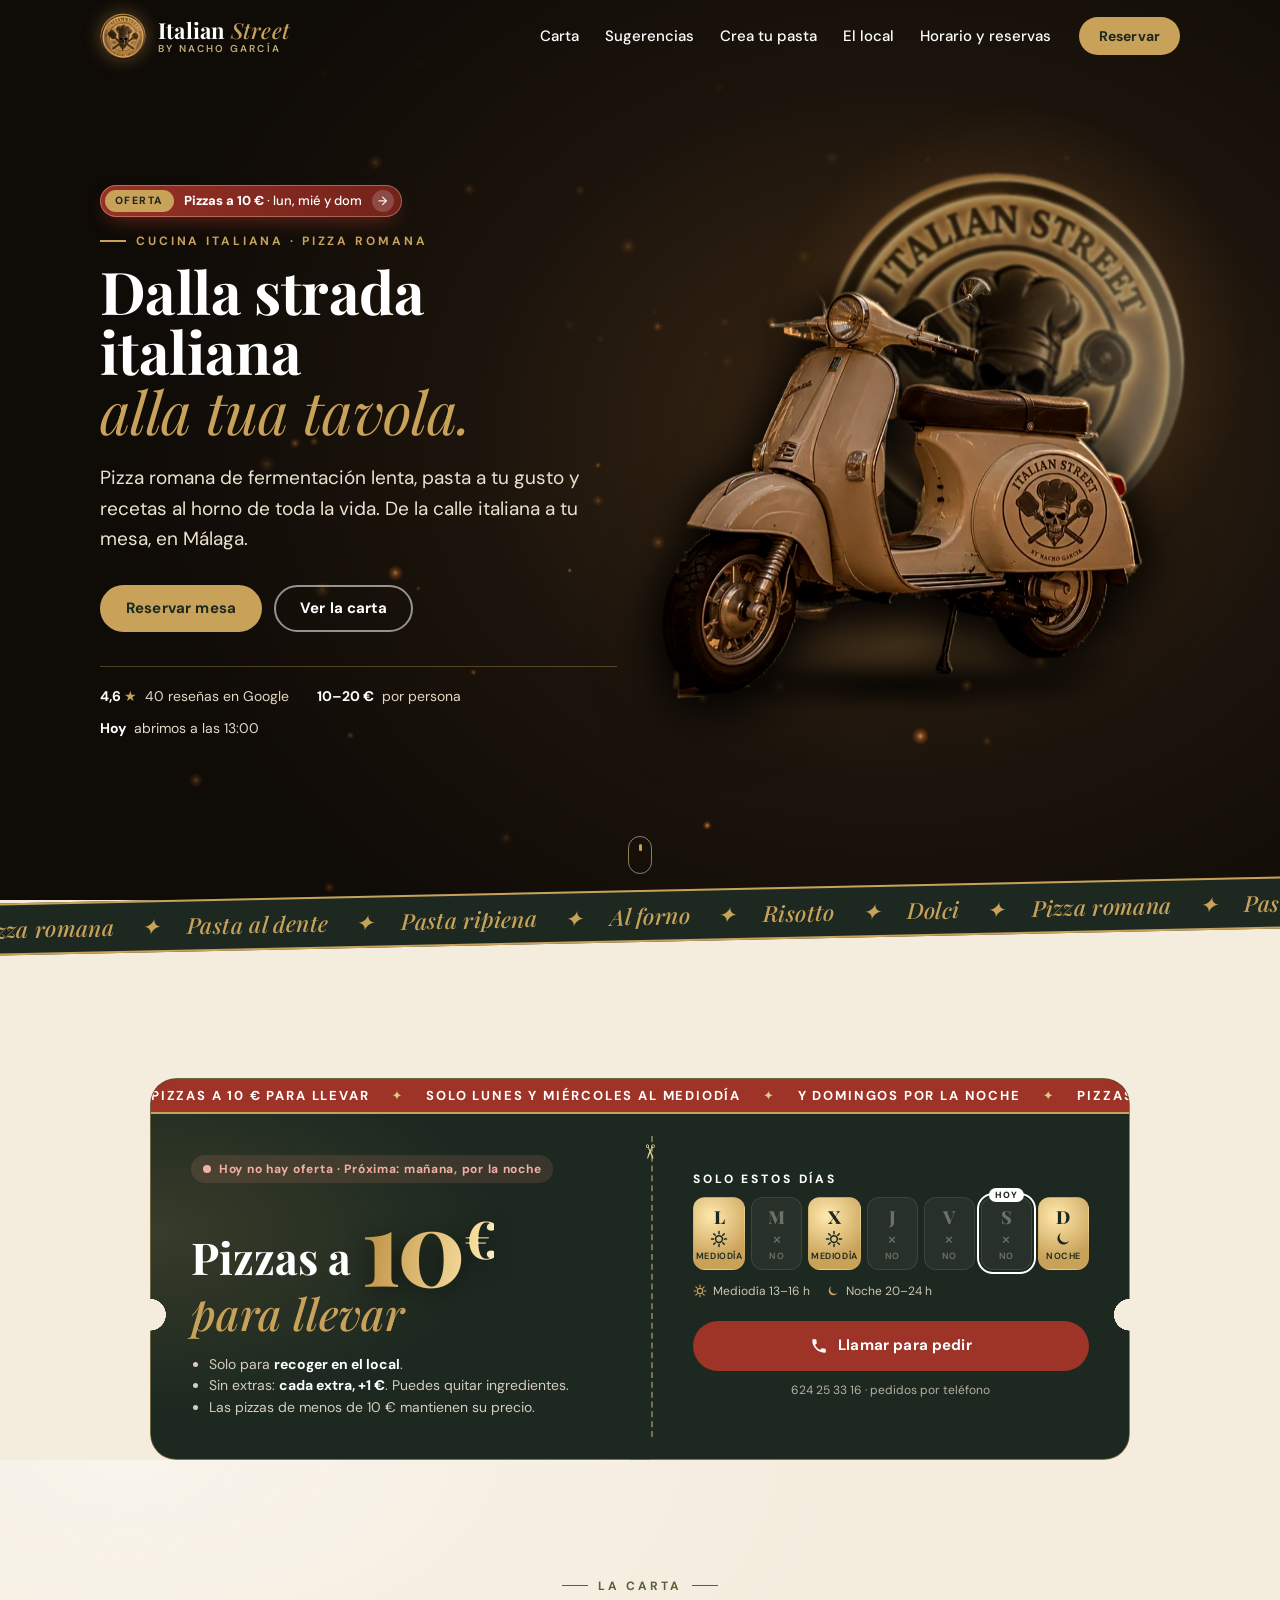
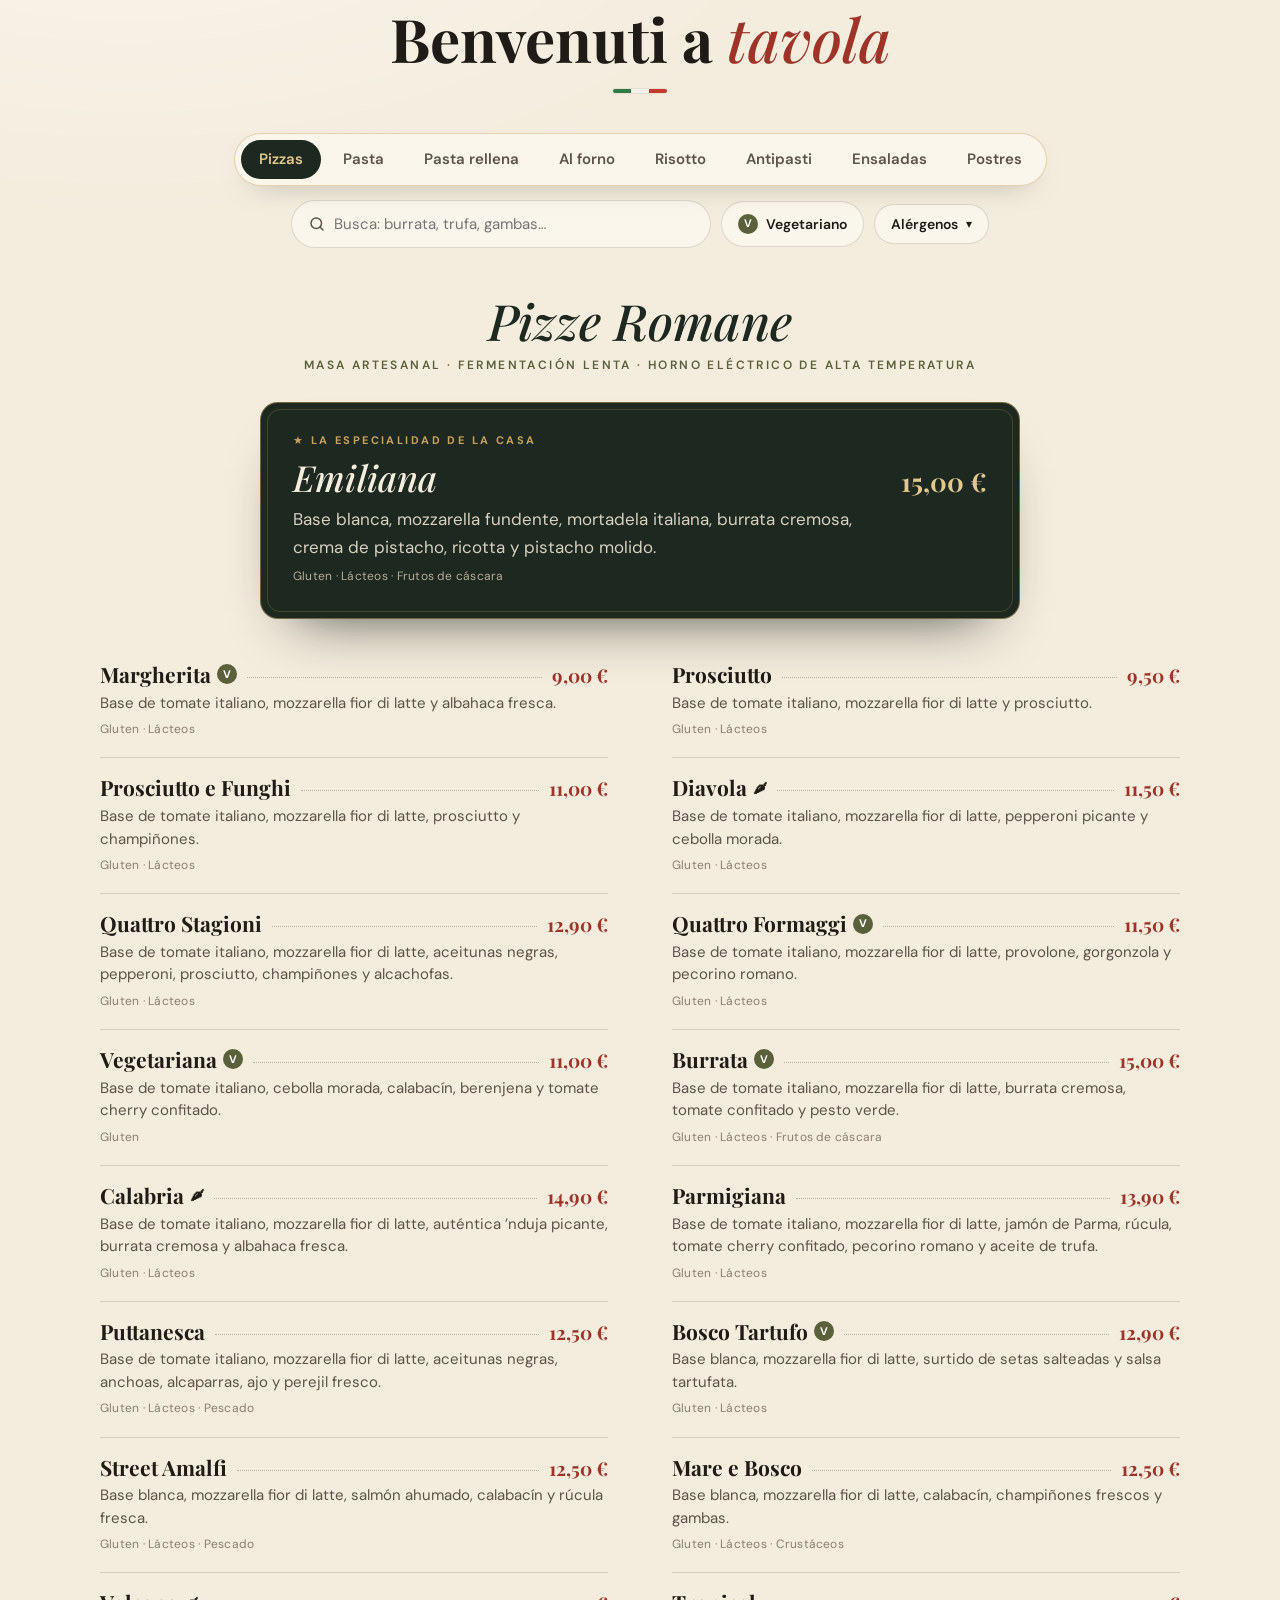
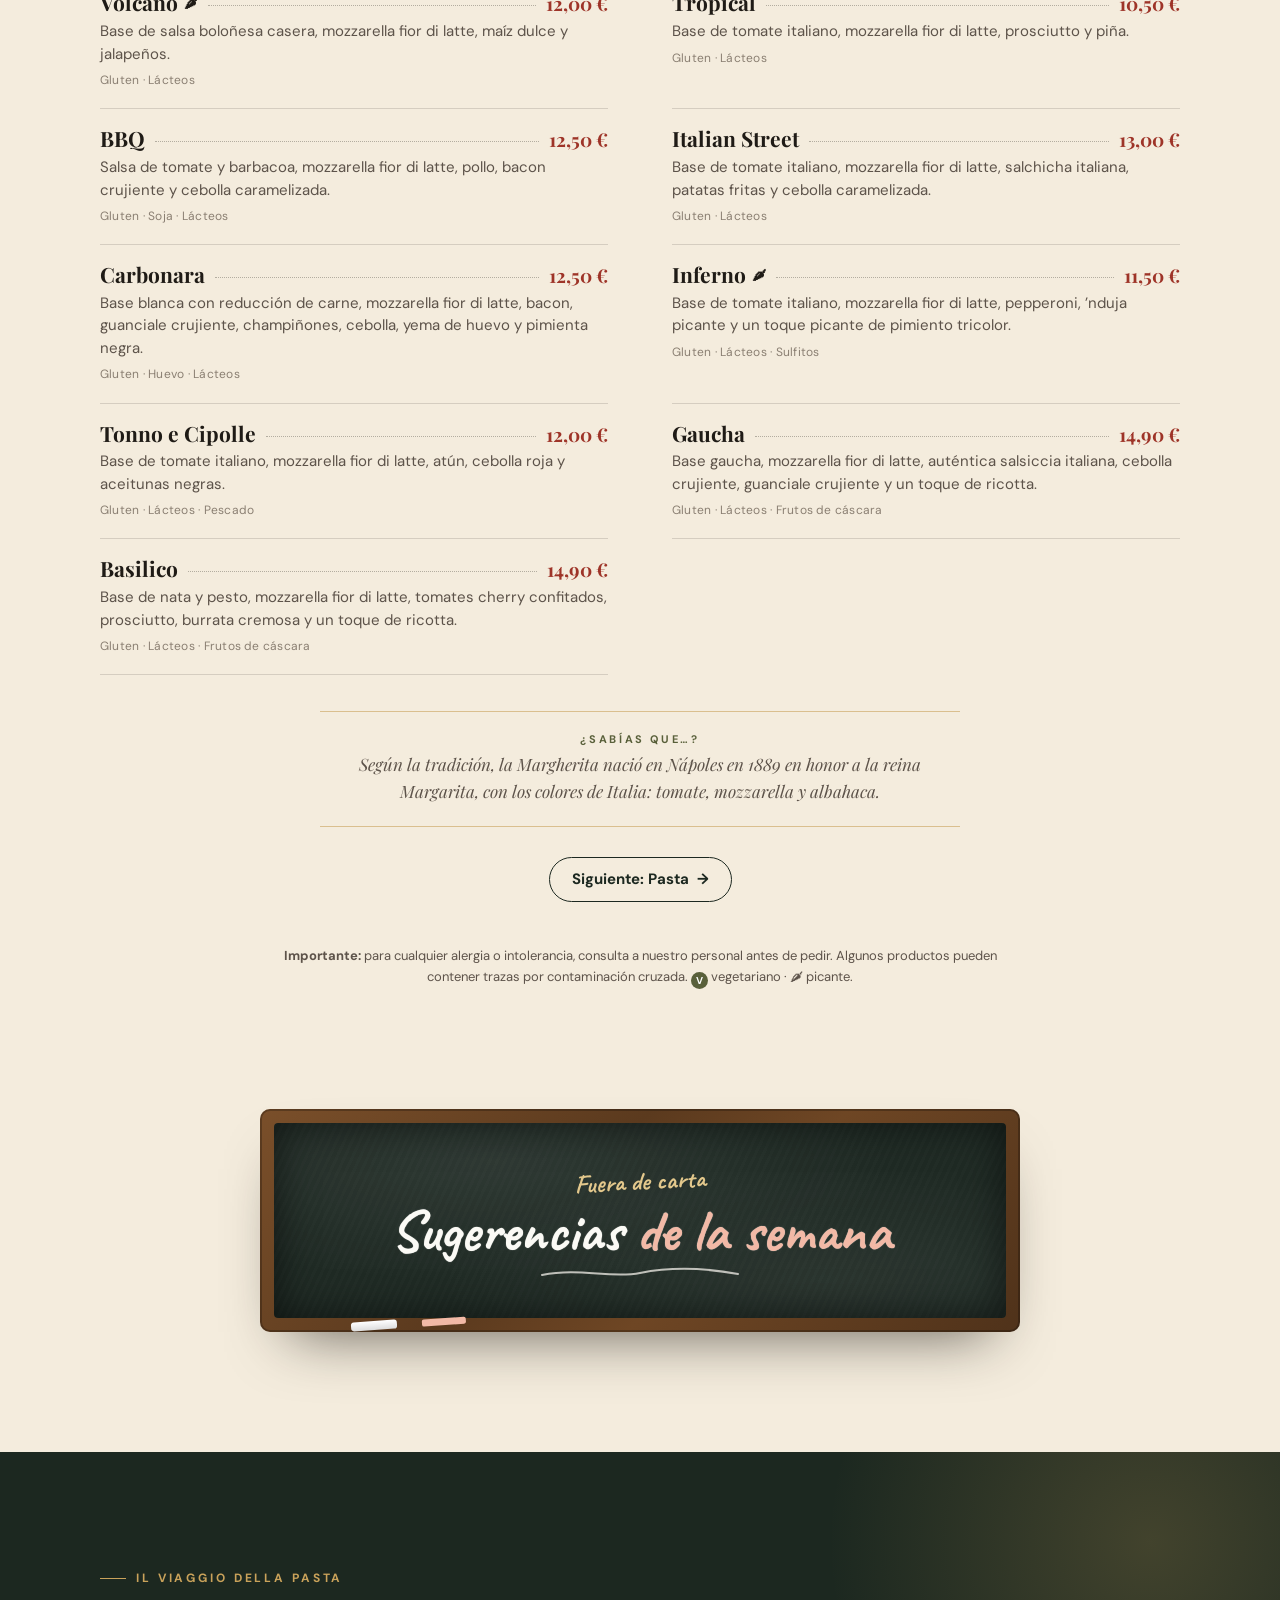
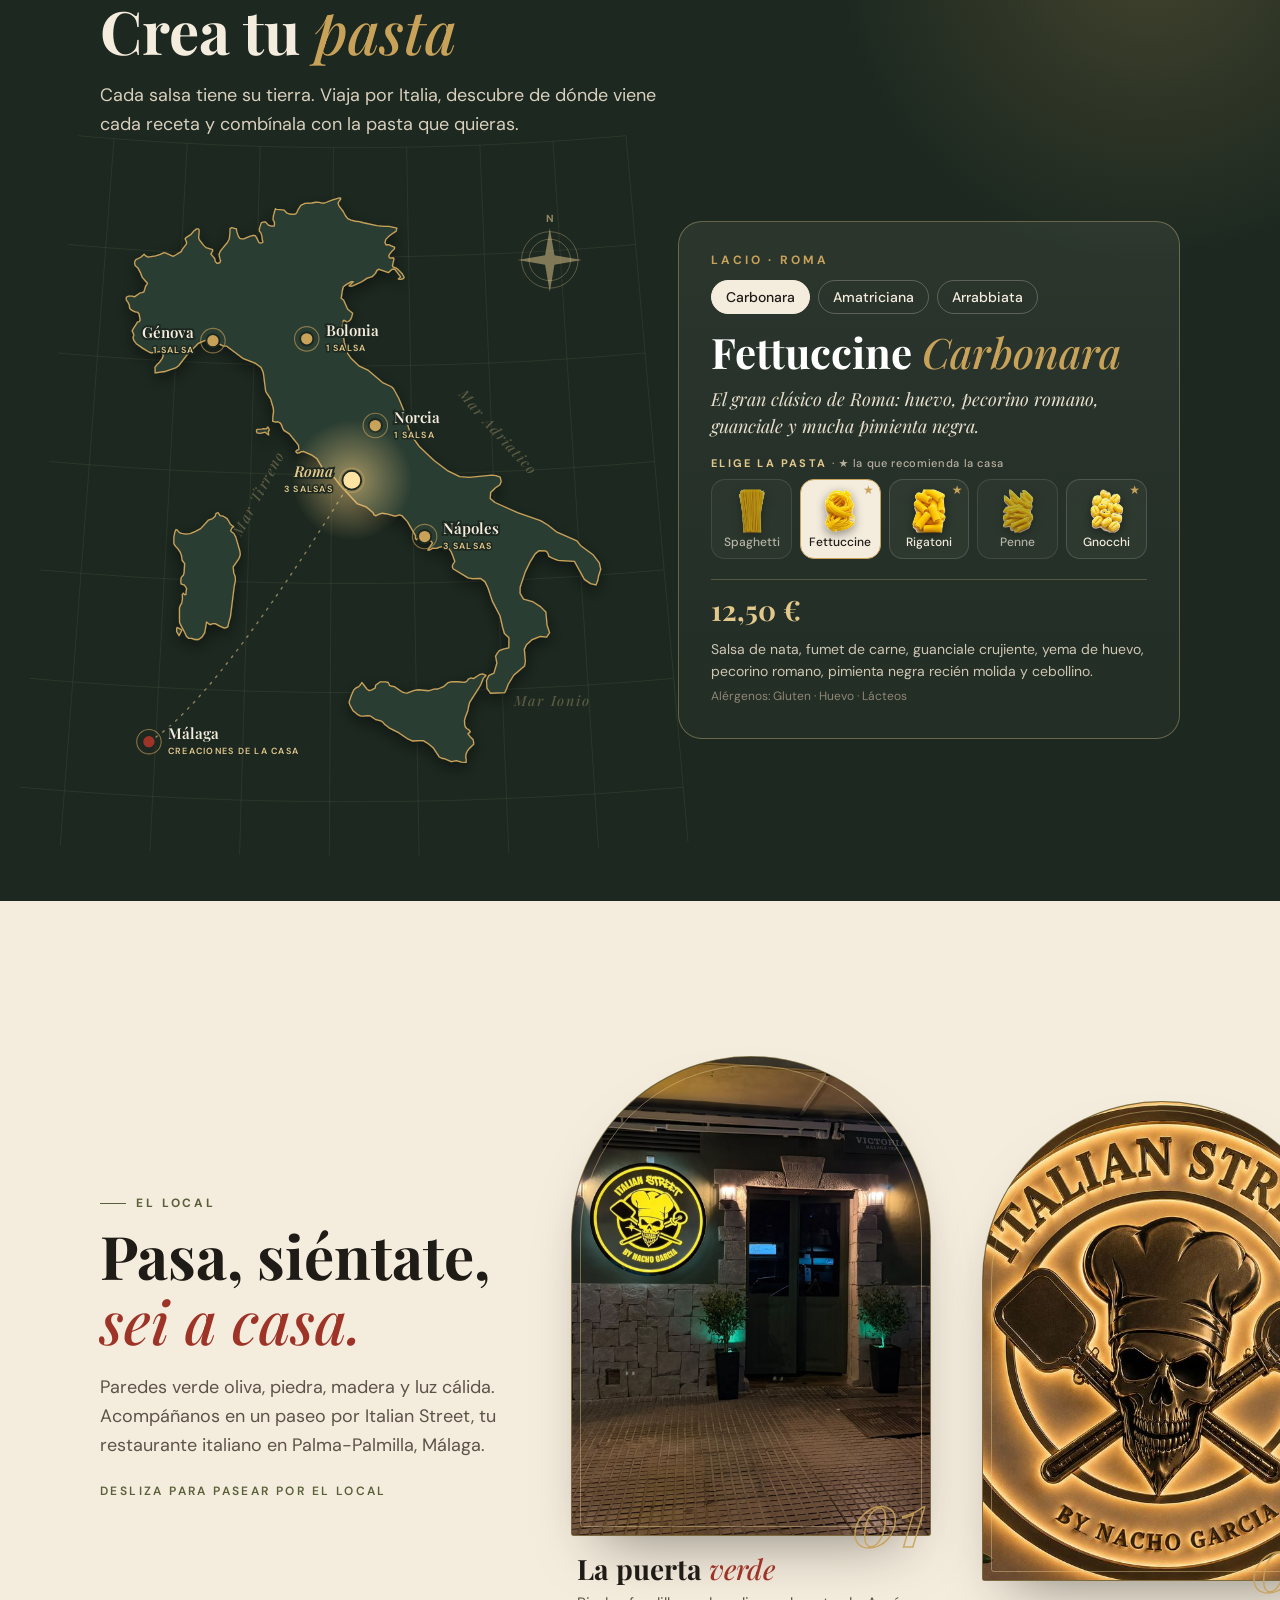
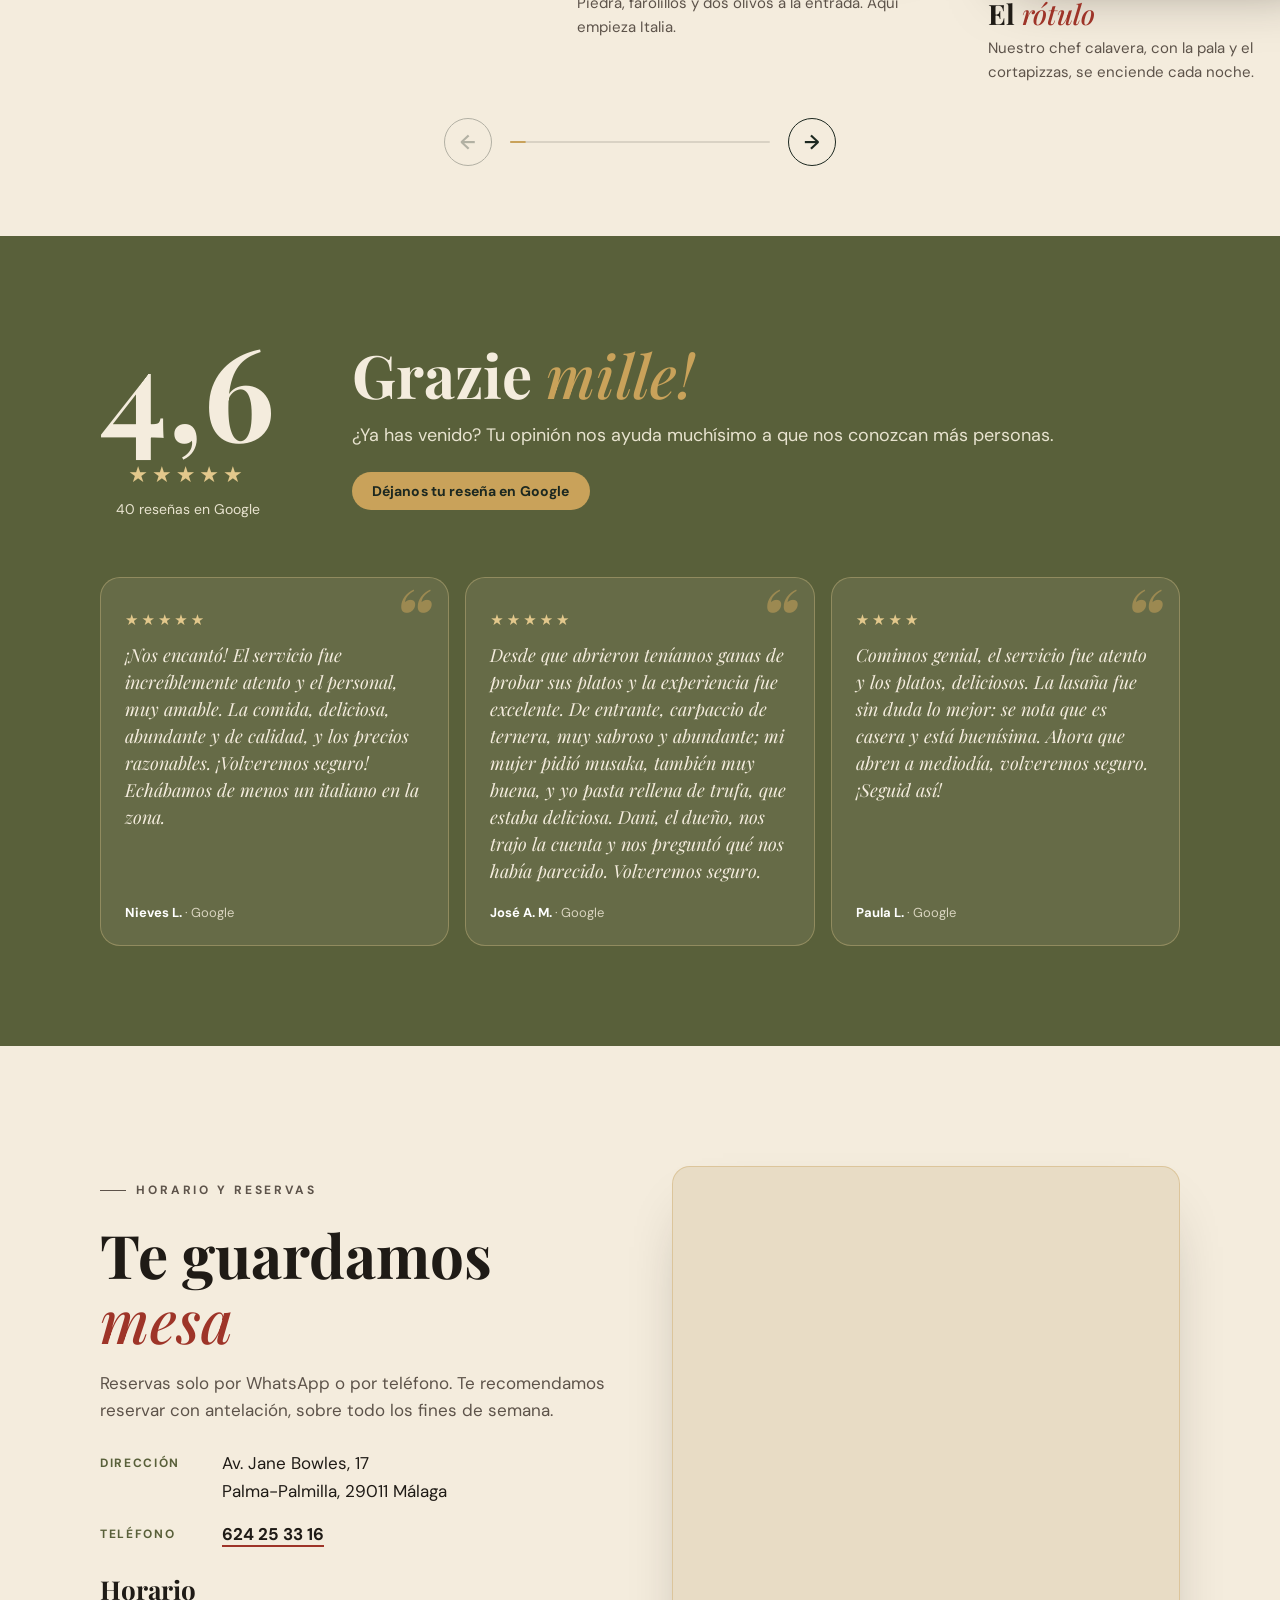
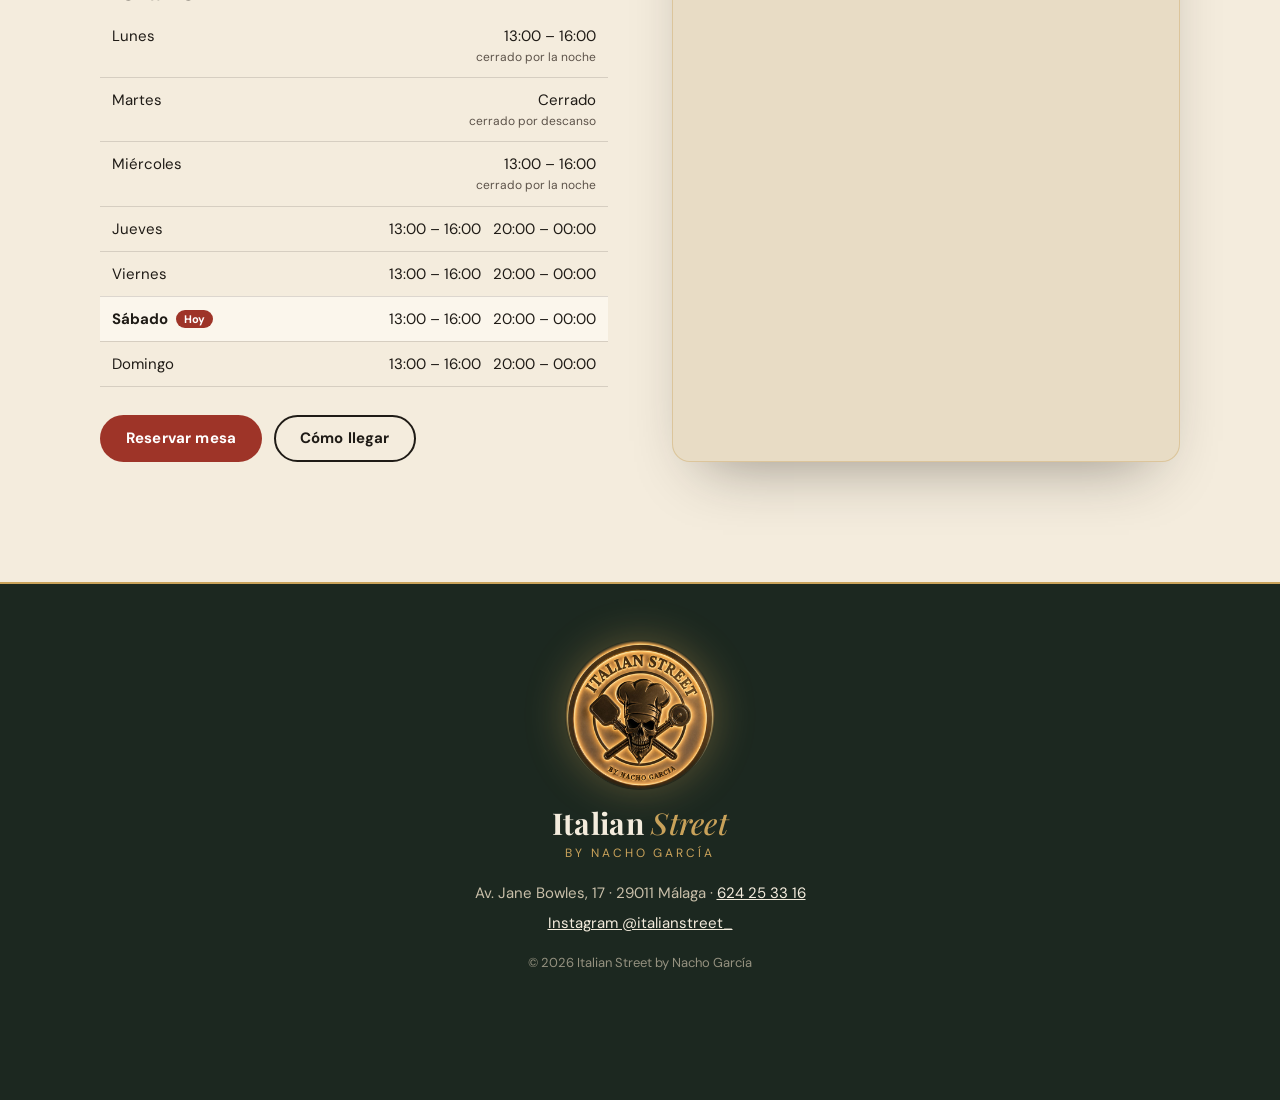
<file: italian-street/index.html>
<!doctype html>
<html lang="es">
<head>
  <meta charset="utf-8">
  <meta name="viewport" content="width=device-width, initial-scale=1">
  <title>Italian Street · Restaurante italiano en Málaga | Pizza romana y pasta</title>
  <meta name="description" content="Restaurante italiano en Málaga (Av. Jane Bowles, 17 · Palma-Palmilla). Pizza romana de fermentación lenta, pasta fresca a tu gusto, lasaña casera y postres italianos. Reserva por WhatsApp o al 624 25 33 16.">
  <meta name="robots" content="index, follow, max-image-preview:large">
  <meta name="theme-color" content="#120d08">

  <meta property="og:title" content="Italian Street · Restaurante italiano en Málaga">
  <meta property="og:site_name" content="Italian Street by Nacho García">
  <meta name="twitter:card" content="summary_large_image">
  <meta property="og:description" content="Dalla strada italiana alla tua tavola. Pizza romana y pasta en Av. Jane Bowles, 17 · Málaga.">
  <meta property="og:type" content="restaurant">
  <meta property="og:image" content="img/og.jpg">
  <meta property="og:locale" content="es_ES">

  <link rel="icon" href="img/logo-sm.png">
  <link rel="apple-touch-icon" href="img/logo.png">
  <link rel="preconnect" href="https://fonts.googleapis.com">
  <link rel="preconnect" href="https://fonts.gstatic.com" crossorigin>
  <link href="https://fonts.googleapis.com/css2?family=Playfair+Display:ital,wght@0,500;0,600;0,700;0,800;1,400;1,500;1,600&family=DM+Sans:opsz,wght@9..40,400;9..40,500;9..40,700&family=Caveat:wght@500;700&display=swap" rel="stylesheet">
  <script>
    /* Pantallas grandes (4K, monitores anchos): la web se escala para verse
       igual que en un portátil, en lugar de quedarse pequeña en el centro. */
    (function () {
      var d = document.documentElement;
      d.classList.add('js');   // las animaciones de aparición solo se activan si hay JavaScript
      function scale() {
        var w = window.innerWidth, h = window.innerHeight;
        var z = Math.max(1, Math.min(w / 1440, h / 860));
        if (z < 1.08) z = 1;
        d.style.zoom = z === 1 ? '' : z;
        d.style.setProperty('--z', z);
        d.style.setProperty('--vh', (h / z / 100) + 'px');   // 1vh real dentro de la web escalada
        window.__Z = z;
      }
      scale();
      window.addEventListener('resize', scale);
    })();
  </script>
  <!-- CONTADOR DE VISITAS (activar al publicar): pegar aquí el código de
       Cloudflare Web Analytics o GoatCounter. Ambos son sin cookies, así
       que no hace falta aviso de cookies. Ver «Publicación» en README.md. -->
  <link rel="stylesheet" href="css/styles.css">
  <link rel="stylesheet" href="css/intro.css">
  <noscript><style>.intro { display: none !important; }</style></noscript>
  <script>
    /* Animación de entrada con la fachada.
       Para desactivarla, cambia INTRO_ACTIVA a false.
       Se ve una vez por visita (añade ?intro a la URL para verla de nuevo). */
    var INTRO_ACTIVA = true;
    (function () {
      var d = document.documentElement, show = INTRO_ACTIVA;
      try {
        var force = /[?&]intro\b/.test(location.search);
        if (force) show = true;
        else if (sessionStorage.getItem('is-intro') || matchMedia('(prefers-reduced-motion: reduce)').matches) show = false;
      } catch (e) {}
      d.classList.add(show ? 'intro-lock' : 'no-intro');
    })();
  </script>

  <script type="application/ld+json">
  {
    "@context": "https://schema.org",
    "@type": "Restaurant",
    "name": "Italian Street by Nacho García",
    "image": "img/og.jpg",
    "logo": "img/logo.png",
    "description": "Restaurante italiano en Málaga: pizza romana de fermentación lenta, pasta fresca a tu gusto, pasta rellena, lasañas y postres italianos.",
    "servesCuisine": [
      "Italiana",
      "Pizza",
      "Pizza romana",
      "Pasta"
    ],
    "hasMap": "https://www.google.com/maps/search/?api=1&query=Italian+Street+Av.+Jane+Bowles+17+M%C3%A1laga",
    "areaServed": "Málaga",
    "priceRange": "10-20 €",
    "telephone": "+34624253316",
    "address": {
      "@type": "PostalAddress",
      "streetAddress": "Av. Jane Bowles, 17",
      "addressLocality": "Málaga",
      "postalCode": "29011",
      "addressRegion": "Andalucía",
      "addressCountry": "ES"
    },
    "openingHoursSpecification": [
      {
        "@type": "OpeningHoursSpecification",
        "dayOfWeek": [
          "Monday",
          "Wednesday",
          "Thursday",
          "Friday",
          "Saturday",
          "Sunday"
        ],
        "opens": "13:00",
        "closes": "16:00"
      },
      {
        "@type": "OpeningHoursSpecification",
        "dayOfWeek": [
          "Thursday",
          "Friday",
          "Saturday",
          "Sunday"
        ],
        "opens": "20:00",
        "closes": "23:59"
      }
    ],
    "sameAs": [
      "https://www.instagram.com/italianstreet_/"
    ],
    "acceptsReservations": true,
    "hasMenu": {
      "@type": "Menu",
      "name": "Carta de Italian Street",
      "inLanguage": "es",
      "hasMenuSection": [
        {
          "@type": "MenuSection",
          "name": "Pizze Romane",
          "hasMenuItem": [
            {
              "@type": "MenuItem",
              "name": "Emiliana",
              "description": "Base blanca, mozzarella fundente, mortadela italiana, burrata cremosa, crema de pistacho, ricotta y pistacho molido.",
              "offers": {
                "@type": "Offer",
                "price": "15.00",
                "priceCurrency": "EUR"
              }
            },
            {
              "@type": "MenuItem",
              "name": "Margherita",
              "description": "Base de tomate italiano, mozzarella fior di latte y albahaca fresca.",
              "offers": {
                "@type": "Offer",
                "price": "9.00",
                "priceCurrency": "EUR"
              },
              "suitableForDiet": "https://schema.org/VegetarianDiet"
            },
            {
              "@type": "MenuItem",
              "name": "Prosciutto",
              "description": "Base de tomate italiano, mozzarella fior di latte y prosciutto.",
              "offers": {
                "@type": "Offer",
                "price": "9.50",
                "priceCurrency": "EUR"
              }
            },
            {
              "@type": "MenuItem",
              "name": "Prosciutto e Funghi",
              "description": "Base de tomate italiano, mozzarella fior di latte, prosciutto y champiñones.",
              "offers": {
                "@type": "Offer",
                "price": "11.00",
                "priceCurrency": "EUR"
              }
            },
            {
              "@type": "MenuItem",
              "name": "Diavola",
              "description": "Base de tomate italiano, mozzarella fior di latte, pepperoni picante y cebolla morada.",
              "offers": {
                "@type": "Offer",
                "price": "11.50",
                "priceCurrency": "EUR"
              }
            },
            {
              "@type": "MenuItem",
              "name": "Quattro Stagioni",
              "description": "Base de tomate italiano, mozzarella fior di latte, aceitunas negras, pepperoni, prosciutto, champiñones y alcachofas.",
              "offers": {
                "@type": "Offer",
                "price": "12.90",
                "priceCurrency": "EUR"
              }
            },
            {
              "@type": "MenuItem",
              "name": "Quattro Formaggi",
              "description": "Base de tomate italiano, mozzarella fior di latte, provolone, gorgonzola y pecorino romano.",
              "offers": {
                "@type": "Offer",
                "price": "11.50",
                "priceCurrency": "EUR"
              },
              "suitableForDiet": "https://schema.org/VegetarianDiet"
            },
            {
              "@type": "MenuItem",
              "name": "Vegetariana",
              "description": "Base de tomate italiano, cebolla morada, calabacín, berenjena y tomate cherry confitado.",
              "offers": {
                "@type": "Offer",
                "price": "11.00",
                "priceCurrency": "EUR"
              },
              "suitableForDiet": "https://schema.org/VegetarianDiet"
            },
            {
              "@type": "MenuItem",
              "name": "Burrata",
              "description": "Base de tomate italiano, mozzarella fior di latte, burrata cremosa, tomate confitado y pesto verde.",
              "offers": {
                "@type": "Offer",
                "price": "15.00",
                "priceCurrency": "EUR"
              },
              "suitableForDiet": "https://schema.org/VegetarianDiet"
            },
            {
              "@type": "MenuItem",
              "name": "Calabria",
              "description": "Base de tomate italiano, mozzarella fior di latte, auténtica ’nduja picante, burrata cremosa y albahaca fresca.",
              "offers": {
                "@type": "Offer",
                "price": "14.90",
                "priceCurrency": "EUR"
              }
            },
            {
              "@type": "MenuItem",
              "name": "Parmigiana",
              "description": "Base de tomate italiano, mozzarella fior di latte, jamón de Parma, rúcula, tomate cherry confitado, pecorino romano y aceite de trufa.",
              "offers": {
                "@type": "Offer",
                "price": "13.90",
                "priceCurrency": "EUR"
              }
            },
            {
              "@type": "MenuItem",
              "name": "Puttanesca",
              "description": "Base de tomate italiano, mozzarella fior di latte, aceitunas negras, anchoas, alcaparras, ajo y perejil fresco.",
              "offers": {
                "@type": "Offer",
                "price": "12.50",
                "priceCurrency": "EUR"
              }
            },
            {
              "@type": "MenuItem",
              "name": "Bosco Tartufo",
              "description": "Base blanca, mozzarella fior di latte, surtido de setas salteadas y salsa tartufata.",
              "offers": {
                "@type": "Offer",
                "price": "12.90",
                "priceCurrency": "EUR"
              },
              "suitableForDiet": "https://schema.org/VegetarianDiet"
            },
            {
              "@type": "MenuItem",
              "name": "Street Amalfi",
              "description": "Base blanca, mozzarella fior di latte, salmón ahumado, calabacín y rúcula fresca.",
              "offers": {
                "@type": "Offer",
                "price": "12.50",
                "priceCurrency": "EUR"
              }
            },
            {
              "@type": "MenuItem",
              "name": "Mare e Bosco",
              "description": "Base blanca, mozzarella fior di latte, calabacín, champiñones frescos y gambas.",
              "offers": {
                "@type": "Offer",
                "price": "12.50",
                "priceCurrency": "EUR"
              }
            },
            {
              "@type": "MenuItem",
              "name": "Volcano",
              "description": "Base de salsa boloñesa casera, mozzarella fior di latte, maíz dulce y jalapeños.",
              "offers": {
                "@type": "Offer",
                "price": "12.00",
                "priceCurrency": "EUR"
              }
            },
            {
              "@type": "MenuItem",
              "name": "Tropical",
              "description": "Base de tomate italiano, mozzarella fior di latte, prosciutto y piña.",
              "offers": {
                "@type": "Offer",
                "price": "10.50",
                "priceCurrency": "EUR"
              }
            },
            {
              "@type": "MenuItem",
              "name": "BBQ",
              "description": "Salsa de tomate y barbacoa, mozzarella fior di latte, pollo, bacon crujiente y cebolla caramelizada.",
              "offers": {
                "@type": "Offer",
                "price": "12.50",
                "priceCurrency": "EUR"
              }
            },
            {
              "@type": "MenuItem",
              "name": "Italian Street",
              "description": "Base de tomate italiano, mozzarella fior di latte, salchicha italiana, patatas fritas y cebolla caramelizada.",
              "offers": {
                "@type": "Offer",
                "price": "13.00",
                "priceCurrency": "EUR"
              }
            },
            {
              "@type": "MenuItem",
              "name": "Carbonara",
              "description": "Base blanca con reducción de carne, mozzarella fior di latte, bacon, guanciale crujiente, champiñones, cebolla, yema de huevo y pimienta negra.",
              "offers": {
                "@type": "Offer",
                "price": "12.50",
                "priceCurrency": "EUR"
              }
            },
            {
              "@type": "MenuItem",
              "name": "Inferno",
              "description": "Base de tomate italiano, mozzarella fior di latte, pepperoni, ’nduja picante y un toque picante de pimiento tricolor.",
              "offers": {
                "@type": "Offer",
                "price": "11.50",
                "priceCurrency": "EUR"
              }
            },
            {
              "@type": "MenuItem",
              "name": "Tonno e Cipolle",
              "description": "Base de tomate italiano, mozzarella fior di latte, atún, cebolla roja y aceitunas negras.",
              "offers": {
                "@type": "Offer",
                "price": "12.00",
                "priceCurrency": "EUR"
              }
            },
            {
              "@type": "MenuItem",
              "name": "Gaucha",
              "description": "Base gaucha, mozzarella fior di latte, auténtica salsiccia italiana, cebolla crujiente, guanciale crujiente y un toque de ricotta.",
              "offers": {
                "@type": "Offer",
                "price": "14.90",
                "priceCurrency": "EUR"
              }
            },
            {
              "@type": "MenuItem",
              "name": "Basilico",
              "description": "Base de nata y pesto, mozzarella fior di latte, tomates cherry confitados, prosciutto, burrata cremosa y un toque de ricotta.",
              "offers": {
                "@type": "Offer",
                "price": "14.90",
                "priceCurrency": "EUR"
              }
            }
          ]
        },
        {
          "@type": "MenuSection",
          "name": "Pasta",
          "hasMenuItem": [
            {
              "@type": "MenuItem",
              "name": "Carbonara",
              "description": "Salsa de nata, fumet de carne, guanciale crujiente, yema de huevo, pecorino romano, pimienta negra recién molida y cebollino.",
              "offers": {
                "@type": "Offer",
                "price": "12.50",
                "priceCurrency": "EUR"
              }
            },
            {
              "@type": "MenuItem",
              "name": "Boloñesa",
              "description": "Boloñesa tradicional italiana de carne, cocinada lentamente con tomate, verduras y vino tinto.",
              "offers": {
                "@type": "Offer",
                "price": "12.50",
                "priceCurrency": "EUR"
              }
            },
            {
              "@type": "MenuItem",
              "name": "Bosco Nero",
              "description": "Crema suave, setas salteadas, un toque aromático de trufa y cebollino.",
              "offers": {
                "@type": "Offer",
                "price": "12.90",
                "priceCurrency": "EUR"
              },
              "suitableForDiet": "https://schema.org/VegetarianDiet"
            },
            {
              "@type": "MenuItem",
              "name": "Arrabbiata",
              "description": "Salsa de tomate italiano, ajo, perejil fresco y un toque de picante italiano.",
              "offers": {
                "@type": "Offer",
                "price": "10.50",
                "priceCurrency": "EUR"
              },
              "suitableForDiet": "https://schema.org/VegetarianDiet"
            },
            {
              "@type": "MenuItem",
              "name": "Puttanesca",
              "description": "Salsa de tomate, ajo, anchoas, aceitunas negras, alcaparras, guindilla suave, perejil fresco y aceite de oliva virgen extra.",
              "offers": {
                "@type": "Offer",
                "price": "11.90",
                "priceCurrency": "EUR"
              }
            },
            {
              "@type": "MenuItem",
              "name": "Amatriciana",
              "description": "Salsa de tomate italiano y albahaca, cebolla, guanciale italiano, pecorino romano y pimienta negra recién molida.",
              "offers": {
                "@type": "Offer",
                "price": "11.50",
                "priceCurrency": "EUR"
              }
            },
            {
              "@type": "MenuItem",
              "name": "Vongole",
              "description": "Almejas salteadas con un toque de tomate italiano, ajo, vino blanco, aceite de oliva virgen extra y perejil fresco.",
              "offers": {
                "@type": "Offer",
                "price": "13.50",
                "priceCurrency": "EUR"
              }
            },
            {
              "@type": "MenuItem",
              "name": "Pesto Verde",
              "description": "Pesto verde con un toque de nata, mini burratina cremosa y pecorino romano.",
              "offers": {
                "@type": "Offer",
                "price": "11.50",
                "priceCurrency": "EUR"
              },
              "suitableForDiet": "https://schema.org/VegetarianDiet"
            },
            {
              "@type": "MenuItem",
              "name": "Salmone Napoli",
              "description": "Salmón, calabacín y ajo, flambeado con vodka y fumet de pescado, en salsa cremosa de tomate, nata, pecorino romano y cebollino.",
              "offers": {
                "@type": "Offer",
                "price": "14.00",
                "priceCurrency": "EUR"
              }
            },
            {
              "@type": "MenuItem",
              "name": "Frutti di Mare",
              "description": "Gambas, mejillones y calamares salteados con salsa de tomate, vino blanco, ajo y perejil fresco.",
              "offers": {
                "@type": "Offer",
                "price": "15.90",
                "priceCurrency": "EUR"
              }
            },
            {
              "@type": "MenuItem",
              "name": "Gamberi al Coñac",
              "description": "Gambas, calabacín, ajo y cebollino flambeados con coñac, con fumet de pescado, nata, tomate italiano y pecorino romano.",
              "offers": {
                "@type": "Offer",
                "price": "14.50",
                "priceCurrency": "EUR"
              }
            }
          ]
        },
        {
          "@type": "MenuSection",
          "name": "Pasta Ripiena (Pasta rellena)",
          "hasMenuItem": [
            {
              "@type": "MenuItem",
              "name": "Porcini e Tartufo",
              "description": "Ravioli rellenos de boletus con crema de trufa, pecorino romano, un toque de nata y cebollino.",
              "offers": {
                "@type": "Offer",
                "price": "14.50",
                "priceCurrency": "EUR"
              },
              "suitableForDiet": "https://schema.org/VegetarianDiet"
            },
            {
              "@type": "MenuItem",
              "name": "Nero del Mare",
              "description": "Giganti negros rellenos de vieira con crema de tomate, nata y calabacín, un toque de fumet de pescado, flambeado de coñac y tomate cherry confitado.",
              "offers": {
                "@type": "Offer",
                "price": "15.90",
                "priceCurrency": "EUR"
              }
            },
            {
              "@type": "MenuItem",
              "name": "Tortellini della Nonna",
              "description": "Tortellini rellenos de carne con una auténtica salsa boloñesa elaborada a fuego lento y pecorino romano.",
              "offers": {
                "@type": "Offer",
                "price": "13.50",
                "priceCurrency": "EUR"
              }
            },
            {
              "@type": "MenuItem",
              "name": "Dolce Autunno",
              "description": "Fagottini rellenos de gorgonzola y pera, con salsa cremosa de nata y nueces.",
              "offers": {
                "@type": "Offer",
                "price": "14.50",
                "priceCurrency": "EUR"
              },
              "suitableForDiet": "https://schema.org/VegetarianDiet"
            },
            {
              "@type": "MenuItem",
              "name": "Tortellini Ricotta e Tartufo",
              "description": "Tortellini rellenos de ricotta con crema suave de nata, pecorino romano y un toque de trufa.",
              "offers": {
                "@type": "Offer",
                "price": "14.50",
                "priceCurrency": "EUR"
              },
              "suitableForDiet": "https://schema.org/VegetarianDiet"
            }
          ]
        },
        {
          "@type": "MenuSection",
          "name": "Al Forno (Del horno)",
          "hasMenuItem": [
            {
              "@type": "MenuItem",
              "name": "Lasagna",
              "description": "Láminas de pasta fresca con boloñesa de vacuno cocinada lentamente con tomate, zanahoria, apio y cebolla, cubiertas con bechamel cremosa y gratinadas con mozzarella fior di latte.",
              "offers": {
                "@type": "Offer",
                "price": "13.50",
                "priceCurrency": "EUR"
              }
            },
            {
              "@type": "MenuItem",
              "name": "Lasagna dell’Orto",
              "description": "Láminas de pasta fresca con tomate italiano y verduras seleccionadas (berenjena, calabacín y puerro), cubiertas con bechamel cremosa y gratinadas con mozzarella fior di latte.",
              "offers": {
                "@type": "Offer",
                "price": "13.50",
                "priceCurrency": "EUR"
              },
              "suitableForDiet": "https://schema.org/VegetarianDiet"
            },
            {
              "@type": "MenuItem",
              "name": "Musaka",
              "description": "Capas de berenjena asada con tomate italiano, bechamel cremosa y mozzarella fior di latte fundente, gratinada al horno.",
              "offers": {
                "@type": "Offer",
                "price": "13.50",
                "priceCurrency": "EUR"
              },
              "suitableForDiet": "https://schema.org/VegetarianDiet"
            },
            {
              "@type": "MenuItem",
              "name": "Cannelloni",
              "description": "Canelones rellenos de carne de vacuno con un suave toque de nata, cubiertos con bechamel cremosa y tomate italiano, gratinados con mozzarella fior di latte.",
              "offers": {
                "@type": "Offer",
                "price": "12.50",
                "priceCurrency": "EUR"
              }
            },
            {
              "@type": "MenuItem",
              "name": "Gnocchi alla Sorrentina",
              "description": "Tomate italiano, albahaca y mozzarella fior di latte gratinada.",
              "offers": {
                "@type": "Offer",
                "price": "12.50",
                "priceCurrency": "EUR"
              },
              "suitableForDiet": "https://schema.org/VegetarianDiet"
            },
            {
              "@type": "MenuItem",
              "name": "Gnocchi a la Boloñesa",
              "description": "Con salsa boloñesa tradicional italiana.",
              "offers": {
                "@type": "Offer",
                "price": "13.50",
                "priceCurrency": "EUR"
              }
            },
            {
              "@type": "MenuItem",
              "name": "Gnocchi 4 Formaggi",
              "description": "Salteados con salsa cremosa de cuatro quesos italianos, pecorino romano y un toque de nata.",
              "offers": {
                "@type": "Offer",
                "price": "12.50",
                "priceCurrency": "EUR"
              },
              "suitableForDiet": "https://schema.org/VegetarianDiet"
            }
          ]
        },
        {
          "@type": "MenuSection",
          "name": "Risotto (Arroces cremosos)",
          "hasMenuItem": [
            {
              "@type": "MenuItem",
              "name": "Risotto Bosco e Tartufo",
              "description": "Risotto cremoso con setas y un delicado toque de trufa, terminado con nata, parmesano y cebollino.",
              "offers": {
                "@type": "Offer",
                "price": "14.90",
                "priceCurrency": "EUR"
              },
              "suitableForDiet": "https://schema.org/VegetarianDiet"
            },
            {
              "@type": "MenuItem",
              "name": "Risotto Carbonara di Roma",
              "description": "Risotto cremoso con guanciale crujiente y queso pecorino, terminado con un toque de nata, yema de huevo y cebollino.",
              "offers": {
                "@type": "Offer",
                "price": "13.90",
                "priceCurrency": "EUR"
              }
            }
          ]
        },
        {
          "@type": "MenuSection",
          "name": "Antipasti (Para empezar)",
          "hasMenuItem": [
            {
              "@type": "MenuItem",
              "name": "Burrata Urbana",
              "description": "Tomate italiano, pesto, burrata y pan crujiente.",
              "offers": {
                "@type": "Offer",
                "price": "11.00",
                "priceCurrency": "EUR"
              },
              "suitableForDiet": "https://schema.org/VegetarianDiet"
            },
            {
              "@type": "MenuItem",
              "name": "Provolone",
              "description": "Queso provolone fundido con tomate italiano y orégano.",
              "offers": {
                "@type": "Offer",
                "price": "11.00",
                "priceCurrency": "EUR"
              },
              "suitableForDiet": "https://schema.org/VegetarianDiet"
            },
            {
              "@type": "MenuItem",
              "name": "Carpaccio di Manzo",
              "description": "Láminas de ternera, rúcula, parmesano, cebolla, alcaparras, pimienta, sal, aceite y un toque de limón.",
              "offers": {
                "@type": "Offer",
                "price": "12.00",
                "priceCurrency": "EUR"
              }
            },
            {
              "@type": "MenuItem",
              "name": "Pan de Ajo",
              "description": "Pan artesano horneado con mantequilla de ajo y perejil fresco.",
              "offers": {
                "@type": "Offer",
                "price": "7.90",
                "priceCurrency": "EUR"
              },
              "suitableForDiet": "https://schema.org/VegetarianDiet"
            },
            {
              "@type": "MenuItem",
              "name": "Pan de Ajo y Queso",
              "description": "Pan artesano horneado con mantequilla de ajo, perejil fresco y mozzarella fundente.",
              "offers": {
                "@type": "Offer",
                "price": "9.50",
                "priceCurrency": "EUR"
              },
              "suitableForDiet": "https://schema.org/VegetarianDiet"
            },
            {
              "@type": "MenuItem",
              "name": "Tabla Mixta de Quesos y Embutidos",
              "description": "Selección de quesos y embutidos italianos.",
              "offers": {
                "@type": "Offer",
                "price": "12.50",
                "priceCurrency": "EUR"
              }
            }
          ]
        },
        {
          "@type": "MenuSection",
          "name": "Insalate (Ensaladas)",
          "hasMenuItem": [
            {
              "@type": "MenuItem",
              "name": "Italian Street",
              "description": "Rodajas de tomate con brotes frescos, rúcula, queso de cabra con peras en almíbar, nueces y un toque balsámico.",
              "offers": {
                "@type": "Offer",
                "price": "12.00",
                "priceCurrency": "EUR"
              },
              "suitableForDiet": "https://schema.org/VegetarianDiet"
            },
            {
              "@type": "MenuItem",
              "name": "César Italian",
              "description": "Mezclum, pollo empanado, tomates cherry semisecos, lascas de parmigiano reggiano, croutons de focaccia al ajo y romero, panceta italiana crujiente y salsa césar con un toque de pesto genovés.",
              "offers": {
                "@type": "Offer",
                "price": "11.90",
                "priceCurrency": "EUR"
              }
            },
            {
              "@type": "MenuItem",
              "name": "Caprese",
              "description": "Rodajas de tomate fresco con burrata fresca y hojas de rúcula, aliñadas con aceite de oliva virgen extra, sal y pimienta.",
              "offers": {
                "@type": "Offer",
                "price": "12.00",
                "priceCurrency": "EUR"
              },
              "suitableForDiet": "https://schema.org/VegetarianDiet"
            },
            {
              "@type": "MenuItem",
              "name": "Ensalada Mixta",
              "description": "Mezclum con atún, cebolla, maíz dulce y zanahoria, aliñada con aceite de oliva virgen extra. Fresca, sencilla y con todo el sabor mediterráneo.",
              "offers": {
                "@type": "Offer",
                "price": "10.00",
                "priceCurrency": "EUR"
              }
            }
          ]
        },
        {
          "@type": "MenuSection",
          "name": "Dolci (Postres)",
          "hasMenuItem": [
            {
              "@type": "MenuItem",
              "name": "Pizza Dolce Street",
              "description": "Masa artesanal horneada al estilo italiano, cubierta con crema y nata, y decorada con trocitos del mismo sabor.",
              "offers": {
                "@type": "Offer",
                "price": "8.90",
                "priceCurrency": "EUR"
              },
              "suitableForDiet": "https://schema.org/VegetarianDiet"
            },
            {
              "@type": "MenuItem",
              "name": "Tiramisú al Pistacho",
              "description": "Bizcocho bañado en café, cremosa mezcla de mascarpone y crema de pistacho, coronado con virutas de pistacho.",
              "offers": {
                "@type": "Offer",
                "price": "6.50",
                "priceCurrency": "EUR"
              },
              "suitableForDiet": "https://schema.org/VegetarianDiet"
            },
            {
              "@type": "MenuItem",
              "name": "Tiramisú",
              "description": "Bizcocho bañado en café, cremosa mezcla de mascarpone y un delicado toque de cacao.",
              "offers": {
                "@type": "Offer",
                "price": "6.50",
                "priceCurrency": "EUR"
              },
              "suitableForDiet": "https://schema.org/VegetarianDiet"
            },
            {
              "@type": "MenuItem",
              "name": "Cannoli de Pistacho",
              "description": "Crujientes cannoli sicilianos rellenos de dulce crema de ricotta, con cobertura exterior de pistacho.",
              "offers": {
                "@type": "Offer",
                "price": "6.50",
                "priceCurrency": "EUR"
              },
              "suitableForDiet": "https://schema.org/VegetarianDiet"
            },
            {
              "@type": "MenuItem",
              "name": "Cannoli de Nutella",
              "description": "Crujientes cannoli sicilianos rellenos de dulce crema de ricotta, con cobertura exterior de Nutella.",
              "offers": {
                "@type": "Offer",
                "price": "6.50",
                "priceCurrency": "EUR"
              },
              "suitableForDiet": "https://schema.org/VegetarianDiet"
            },
            {
              "@type": "MenuItem",
              "name": "Babà Napoletano",
              "description": "Bizcocho tradicional napolitano, ligero y esponjoso, bañado en almíbar de ron y con nata montada.",
              "offers": {
                "@type": "Offer",
                "price": "6.50",
                "priceCurrency": "EUR"
              },
              "suitableForDiet": "https://schema.org/VegetarianDiet"
            },
            {
              "@type": "MenuItem",
              "name": "Profiteroles de Chocolate",
              "description": "Rellenos de nata y recubiertos de chocolate (3 unidades).",
              "offers": {
                "@type": "Offer",
                "price": "6.50",
                "priceCurrency": "EUR"
              },
              "suitableForDiet": "https://schema.org/VegetarianDiet"
            }
          ]
        }
      ]
    }
  }
  </script>
</head>
<body>
  <!-- ============ INTRO: fachada real del local ============ -->
  <div class="intro" id="intro">
    <div class="intro__backdrop" aria-hidden="true"></div>
    <div class="intro__cam" id="introCam">
      <div class="intro__stage" id="introStage" aria-hidden="true">
        <div class="intro__scene">
          <img class="intro__photo" src="img/fachada.jpg" alt="" width="1125" height="2000">
          <!-- Las dos hojas de la puerta, recortadas de la propia foto -->
          <div class="door" id="introDoor">
            <div class="door__inside"></div>
            <div class="door__leaf door__leaf--l"></div>
            <div class="door__leaf door__leaf--r"></div>
          </div>
        </div>
        <!-- Luces que se encienden sobre la foto -->
        <div class="intro__lights">
          <span class="light light--lamp" style="--x: 20px; --y: 735px"></span>
          <span class="light light--lamp" style="--x: 492px; --y: 735px"></span>
          <span class="light light--lamp light--late" style="--x: 948px; --y: 745px"></span>
          <span class="light light--sign" style="--x: 245px; --y: 862px"></span>
          <span class="light light--plant" style="--x: 505px; --y: 1165px"></span>
          <span class="light light--plant light--late" style="--x: 965px; --y: 1180px"></span>
          <span class="light light--glass" style="--x: 557px; --w: 124px"></span>
          <span class="light light--glass light--late" style="--x: 712px; --w: 126px"></span>
          <span class="light light--spill"></span>
        </div>
      </div>
    </div>

    <div class="intro__text">
      <p class="intro__kicker">Benvenuti</p>
      <p class="intro__title">Dalla strada italiana alla tua tavola</p>
    </div>
    <button class="intro__skip" id="introSkip" type="button">Entrar ›</button>
  </div>
  <script src="js/intro.js"></script>

  <a class="skip" href="#main">Saltar al contenido</a>

  <!-- ============ CABECERA ============ -->
  <header class="header" id="top">
    <div class="header__inner">
      <a href="#top" class="brand" aria-label="Italian Street by Nacho García, inicio">
        <img class="brand__logo" src="img/logo-sm.png" alt="" width="46" height="46">
        <span class="brand__text">
          <span class="brand__name">Italian <em>Street</em></span>
          <span class="brand__by">by Nacho García</span>
        </span>
      </a>

      <nav class="nav" id="nav" aria-label="Principal">
        <a href="#carta">Carta</a>
        <a href="#sugerencias">Sugerencias</a>
        <a href="#crea">Crea tu pasta</a>
        <a href="#local">El local</a>
        <a href="#visitanos">Horario y reservas</a>
      </nav>

      <a class="btn btn--small btn--gold header__cta" href="tel:+34624253316" data-reserve>Reservar</a>

      <button class="burger" id="burger" aria-label="Abrir menú" aria-expanded="false" aria-controls="nav">
        <span></span><span></span>
      </button>
    </div>
  </header>

  <main id="main">

    <!-- ============ PORTADA ============ -->
    <section class="hero">
      <canvas class="embers" id="embers" aria-hidden="true"></canvas>
      <div class="hero__inner">
        <div class="hero__content">
          <a class="promo-pill" href="#oferta"><span class="promo-pill__tag">Oferta</span><span class="promo-pill__txt"><b>Pizzas a 10 €</b> · lun, mié y dom</span><span class="promo-pill__go" aria-hidden="true">→</span></a>
          <p class="kicker kicker--light">Cucina italiana · Pizza romana</p>
          <h1 class="hero__title">
            Dalla strada italiana<br>
            <em>alla tua tavola.</em>
          </h1>
          <p class="hero__lead">
            Pizza romana de fermentación lenta, pasta a tu gusto y recetas al horno de toda la vida.
            De la calle italiana a tu mesa, en Málaga.
          </p>
          <div class="hero__actions">
            <a class="btn btn--gold" href="tel:+34624253316" data-reserve>Reservar mesa</a>
            <a class="btn btn--ghost" href="#carta">Ver la carta</a>
          </div>
          <ul class="hero__facts" aria-label="Datos rápidos">
            <li><strong>4,6 <span class="star" aria-hidden="true">★</span></strong> 40 reseñas en Google</li>
            <li><strong>10–20 €</strong> por persona</li>
            <li class="today-status" id="todayStatus"><strong>Hoy</strong> <span>…</span></li>
          </ul>
        </div>

        <!-- Escena 3D: el rótulo dorado gira detrás y la Vespa de la casa aparca delante -->
        <div class="scene" id="scene" aria-hidden="true">
          <div class="scene__layer scene__back" data-depth="-0.6">
            <div class="sign3d" id="sign3d">
              <div class="sign3d__glow"></div>
              <div class="sign3d__disc" id="disc">
                <div class="sign3d__back"></div>
                <img class="sign3d__face" src="img/rotulo-3d.webp" alt="" width="900" height="900" fetchpriority="high">
                <div class="sign3d__shine"></div>
              </div>
            </div>
          </div>
          <div class="scene__floor"></div>
          <div class="scene__layer scene__front" data-depth="1">
            <div class="moto" id="moto">
              <div class="moto__shadow"></div>
              <div class="moto__beam"></div>
              <img class="moto__img" src="img/vespa.webp" srcset="img/vespa-movil.webp 800w, img/vespa.webp 1200w" sizes="(max-width: 700px) 92vw, 640px" alt="" width="1200" height="1050">
              <div class="moto__lamp"></div>
            </div>
          </div>
        </div>
      </div>
      <a class="hero__scroll" href="#carta" aria-label="Bajar a la carta"><span></span></a>
    </section>

    <!-- ============ CINTA ============ -->
    <div class="ribbon-wrap" aria-hidden="true"><div class="ribbon">
      <div class="ribbon__track">
        <span>Pizza romana</span><span>✦</span><span>Pasta al dente</span><span>✦</span><span>Pasta ripiena</span><span>✦</span><span>Al forno</span><span>✦</span><span>Risotto</span><span>✦</span><span>Dolci</span><span>✦</span>
        <span>Pizza romana</span><span>✦</span><span>Pasta al dente</span><span>✦</span><span>Pasta ripiena</span><span>✦</span><span>Al forno</span><span>✦</span><span>Risotto</span><span>✦</span><span>Dolci</span><span>✦</span>
      </div>
    </div></div>

    <!-- ============ OFERTA (se activa/desactiva en js/oferta.js) ============ -->
    <section class="section offer" id="oferta" aria-labelledby="offerTitle">
      <div class="container">
        <article class="coupon reveal">
          <div class="coupon__ticker" aria-hidden="true"><div class="coupon__track">
            <span>Pizzas a 10 € para llevar</span><i>✦</i><span>Solo lunes y miércoles al mediodía</span><i>✦</i><span>y domingos por la noche</span><i>✦</i>
            <span>Pizzas a 10 € para llevar</span><i>✦</i><span>Solo lunes y miércoles al mediodía</span><i>✦</i><span>y domingos por la noche</span><i>✦</i>
          </div></div>

          <div class="coupon__main">
            <div class="coupon__left">
              <p class="offer__status" id="offerStatus">Oferta solo 3 días a la semana</p>
              <h2 class="coupon__title" id="offerTitle">Pizzas a <span class="coupon__price">10<small>€</small></span> <em>para llevar</em></h2>
              <ul class="offer__rules">
                <li>Solo para <strong>recoger en el local</strong>.</li>
                <li>Sin extras: <strong>cada extra, +1 €</strong>. Puedes quitar ingredientes.</li>
                <li>Las pizzas de menos de 10 € mantienen su precio.</li>
              </ul>
            </div>

            <div class="coupon__cut" aria-hidden="true"><span class="coupon__scissors">✂</span></div>

            <div class="coupon__right">
              <p class="coupon__label">Solo estos días</p>
              <ol class="week" id="offerWeek" aria-label="Días de la oferta"><li class="wday is-on" data-day="1" aria-label="Lunes: sí, mediodía"><span class="wday__l">L</span><svg viewBox="0 0 24 24" aria-hidden="true"><circle cx="12" cy="12" r="4.5"/><path d="M12 2v3M12 19v3M2 12h3M19 12h3M4.9 4.9l2.1 2.1M17 17l2.1 2.1M4.9 19.1 7 17M17 7l2.1-2.1"/></svg><span class="wday__t">mediodía</span></li><li class="wday" data-day="2" aria-label="Martes: no"><span class="wday__l">M</span><span class="wday__x" aria-hidden="true">×</span><span class="wday__t">no</span></li><li class="wday is-on" data-day="3" aria-label="Miércoles: sí, mediodía"><span class="wday__l">X</span><svg viewBox="0 0 24 24" aria-hidden="true"><circle cx="12" cy="12" r="4.5"/><path d="M12 2v3M12 19v3M2 12h3M19 12h3M4.9 4.9l2.1 2.1M17 17l2.1 2.1M4.9 19.1 7 17M17 7l2.1-2.1"/></svg><span class="wday__t">mediodía</span></li><li class="wday" data-day="4" aria-label="Jueves: no"><span class="wday__l">J</span><span class="wday__x" aria-hidden="true">×</span><span class="wday__t">no</span></li><li class="wday" data-day="5" aria-label="Viernes: no"><span class="wday__l">V</span><span class="wday__x" aria-hidden="true">×</span><span class="wday__t">no</span></li><li class="wday" data-day="6" aria-label="Sábado: no"><span class="wday__l">S</span><span class="wday__x" aria-hidden="true">×</span><span class="wday__t">no</span></li><li class="wday is-on" data-day="0" aria-label="Domingo: sí, noche"><span class="wday__l">D</span><svg viewBox="0 0 24 24" aria-hidden="true"><path d="M20 14.5A8 8 0 1 1 9.5 4a6.5 6.5 0 0 0 10.5 10.5z"/></svg><span class="wday__t">noche</span></li></ol>
              <p class="week__legend"><span><svg viewBox="0 0 24 24" aria-hidden="true"><circle cx="12" cy="12" r="4.5"/><path d="M12 2v3M12 19v3M2 12h3M19 12h3M4.9 4.9l2.1 2.1M17 17l2.1 2.1M4.9 19.1 7 17M17 7l2.1-2.1"/></svg> Mediodía 13–16 h</span><span><svg viewBox="0 0 24 24" aria-hidden="true"><path d="M20 14.5A8 8 0 1 1 9.5 4a6.5 6.5 0 0 0 10.5 10.5z"/></svg> Noche 20–24 h</span></p>
              <a class="btn btn--red offer__call" href="tel:+34624253316">
                <svg viewBox="0 0 24 24" width="18" height="18" aria-hidden="true"><path fill="currentColor" d="M6.6 10.8a15.1 15.1 0 0 0 6.6 6.6l2.2-2.2c.3-.3.7-.4 1-.2 1.1.4 2.3.6 3.6.6.6 0 1 .4 1 1V20c0 .6-.4 1-1 1A17 17 0 0 1 3 4c0-.6.4-1 1-1h3.5c.6 0 1 .4 1 1 0 1.3.2 2.5.6 3.6.1.3 0 .7-.2 1l-2.3 2.2z"/></svg>
                Llamar para pedir
              </a>
              <p class="offer__note">624 25 33 16 · pedidos por teléfono</p>
            </div>
          </div>
        </article>
      </div>
    </section>

    <!-- ============ CARTA ============ -->
    <section class="section carta" id="carta">
      <div class="container">
        <header class="section__head section__head--center reveal">
          <p class="kicker kicker--center">La carta</p>
          <h2 class="section__title">Benvenuti a <em>tavola</em></h2>
          <span class="tricolor" aria-hidden="true"></span>
        </header>

        <div class="tabs" role="tablist" aria-label="Secciones de la carta" id="tabs"></div>

        <div class="menu-tools">
          <div class="menu-filters">
            <label class="search">
              <svg viewBox="0 0 24 24" width="18" height="18" aria-hidden="true"><circle cx="11" cy="11" r="7" fill="none" stroke="currentColor" stroke-width="2"/><path d="M20 20l-4-4" stroke="currentColor" stroke-width="2" stroke-linecap="round"/></svg>
              <span class="sr-only">Buscar en la carta</span>
              <input type="search" id="menuSearch" placeholder="Busca: burrata, trufa, gambas…" autocomplete="off">
            </label>

            <button class="toggle" id="vegToggle" type="button" aria-pressed="false">
              <span class="veg" aria-hidden="true">V</span> Vegetariano
            </button>

            <details class="allergen-filter" id="allergenFilter">
              <summary>Alérgenos <span class="count" id="allergenCount" hidden></span></summary>
              <div class="allergen-filter__panel">
                <p>Ocultar platos que contengan:</p>
                <div class="allergen-filter__list" id="allergenList"></div>
                <p class="allergen-filter__warn">Orientativo. Ante cualquier alergia o intolerancia, consulta siempre al personal: algunos productos pueden contener trazas.</p>
              </div>
            </details>
          </div>
        </div>

        <div class="menu-status" id="menuStatus" aria-live="polite"></div>
        <div id="menuPanels"><!-- Carta para buscadores (generada con seo/generar.mjs) -->
<section class="menu-cat"><header class="menu-cat__head"><h3 class="menu-cat__title">Pizze Romane</h3><p class="menu-cat__sub">Masa artesanal · Fermentación lenta · Horno eléctrico de alta temperatura</p></header><ul class="dishes"><li class="dish"><div class="dish__row"><h4 class="dish__name">Emiliana</h4><span class="dish__dots"></span><span class="dish__price">15,00 €</span></div><p class="dish__desc">Base blanca, mozzarella fundente, mortadela italiana, burrata cremosa, crema de pistacho, ricotta y pistacho molido.</p></li><li class="dish"><div class="dish__row"><h4 class="dish__name">Margherita</h4><span class="dish__dots"></span><span class="dish__price">9,00 €</span></div><p class="dish__desc">Base de tomate italiano, mozzarella fior di latte y albahaca fresca.</p></li><li class="dish"><div class="dish__row"><h4 class="dish__name">Prosciutto</h4><span class="dish__dots"></span><span class="dish__price">9,50 €</span></div><p class="dish__desc">Base de tomate italiano, mozzarella fior di latte y prosciutto.</p></li><li class="dish"><div class="dish__row"><h4 class="dish__name">Prosciutto e Funghi</h4><span class="dish__dots"></span><span class="dish__price">11,00 €</span></div><p class="dish__desc">Base de tomate italiano, mozzarella fior di latte, prosciutto y champiñones.</p></li><li class="dish"><div class="dish__row"><h4 class="dish__name">Diavola</h4><span class="dish__dots"></span><span class="dish__price">11,50 €</span></div><p class="dish__desc">Base de tomate italiano, mozzarella fior di latte, pepperoni picante y cebolla morada.</p></li><li class="dish"><div class="dish__row"><h4 class="dish__name">Quattro Stagioni</h4><span class="dish__dots"></span><span class="dish__price">12,90 €</span></div><p class="dish__desc">Base de tomate italiano, mozzarella fior di latte, aceitunas negras, pepperoni, prosciutto, champiñones y alcachofas.</p></li><li class="dish"><div class="dish__row"><h4 class="dish__name">Quattro Formaggi</h4><span class="dish__dots"></span><span class="dish__price">11,50 €</span></div><p class="dish__desc">Base de tomate italiano, mozzarella fior di latte, provolone, gorgonzola y pecorino romano.</p></li><li class="dish"><div class="dish__row"><h4 class="dish__name">Vegetariana</h4><span class="dish__dots"></span><span class="dish__price">11,00 €</span></div><p class="dish__desc">Base de tomate italiano, cebolla morada, calabacín, berenjena y tomate cherry confitado.</p></li><li class="dish"><div class="dish__row"><h4 class="dish__name">Burrata</h4><span class="dish__dots"></span><span class="dish__price">15,00 €</span></div><p class="dish__desc">Base de tomate italiano, mozzarella fior di latte, burrata cremosa, tomate confitado y pesto verde.</p></li><li class="dish"><div class="dish__row"><h4 class="dish__name">Calabria</h4><span class="dish__dots"></span><span class="dish__price">14,90 €</span></div><p class="dish__desc">Base de tomate italiano, mozzarella fior di latte, auténtica ’nduja picante, burrata cremosa y albahaca fresca.</p></li><li class="dish"><div class="dish__row"><h4 class="dish__name">Parmigiana</h4><span class="dish__dots"></span><span class="dish__price">13,90 €</span></div><p class="dish__desc">Base de tomate italiano, mozzarella fior di latte, jamón de Parma, rúcula, tomate cherry confitado, pecorino romano y aceite de trufa.</p></li><li class="dish"><div class="dish__row"><h4 class="dish__name">Puttanesca</h4><span class="dish__dots"></span><span class="dish__price">12,50 €</span></div><p class="dish__desc">Base de tomate italiano, mozzarella fior di latte, aceitunas negras, anchoas, alcaparras, ajo y perejil fresco.</p></li><li class="dish"><div class="dish__row"><h4 class="dish__name">Bosco Tartufo</h4><span class="dish__dots"></span><span class="dish__price">12,90 €</span></div><p class="dish__desc">Base blanca, mozzarella fior di latte, surtido de setas salteadas y salsa tartufata.</p></li><li class="dish"><div class="dish__row"><h4 class="dish__name">Street Amalfi</h4><span class="dish__dots"></span><span class="dish__price">12,50 €</span></div><p class="dish__desc">Base blanca, mozzarella fior di latte, salmón ahumado, calabacín y rúcula fresca.</p></li><li class="dish"><div class="dish__row"><h4 class="dish__name">Mare e Bosco</h4><span class="dish__dots"></span><span class="dish__price">12,50 €</span></div><p class="dish__desc">Base blanca, mozzarella fior di latte, calabacín, champiñones frescos y gambas.</p></li><li class="dish"><div class="dish__row"><h4 class="dish__name">Volcano</h4><span class="dish__dots"></span><span class="dish__price">12,00 €</span></div><p class="dish__desc">Base de salsa boloñesa casera, mozzarella fior di latte, maíz dulce y jalapeños.</p></li><li class="dish"><div class="dish__row"><h4 class="dish__name">Tropical</h4><span class="dish__dots"></span><span class="dish__price">10,50 €</span></div><p class="dish__desc">Base de tomate italiano, mozzarella fior di latte, prosciutto y piña.</p></li><li class="dish"><div class="dish__row"><h4 class="dish__name">BBQ</h4><span class="dish__dots"></span><span class="dish__price">12,50 €</span></div><p class="dish__desc">Salsa de tomate y barbacoa, mozzarella fior di latte, pollo, bacon crujiente y cebolla caramelizada.</p></li><li class="dish"><div class="dish__row"><h4 class="dish__name">Italian Street</h4><span class="dish__dots"></span><span class="dish__price">13,00 €</span></div><p class="dish__desc">Base de tomate italiano, mozzarella fior di latte, salchicha italiana, patatas fritas y cebolla caramelizada.</p></li><li class="dish"><div class="dish__row"><h4 class="dish__name">Carbonara</h4><span class="dish__dots"></span><span class="dish__price">12,50 €</span></div><p class="dish__desc">Base blanca con reducción de carne, mozzarella fior di latte, bacon, guanciale crujiente, champiñones, cebolla, yema de huevo y pimienta negra.</p></li><li class="dish"><div class="dish__row"><h4 class="dish__name">Inferno</h4><span class="dish__dots"></span><span class="dish__price">11,50 €</span></div><p class="dish__desc">Base de tomate italiano, mozzarella fior di latte, pepperoni, ’nduja picante y un toque picante de pimiento tricolor.</p></li><li class="dish"><div class="dish__row"><h4 class="dish__name">Tonno e Cipolle</h4><span class="dish__dots"></span><span class="dish__price">12,00 €</span></div><p class="dish__desc">Base de tomate italiano, mozzarella fior di latte, atún, cebolla roja y aceitunas negras.</p></li><li class="dish"><div class="dish__row"><h4 class="dish__name">Gaucha</h4><span class="dish__dots"></span><span class="dish__price">14,90 €</span></div><p class="dish__desc">Base gaucha, mozzarella fior di latte, auténtica salsiccia italiana, cebolla crujiente, guanciale crujiente y un toque de ricotta.</p></li><li class="dish"><div class="dish__row"><h4 class="dish__name">Basilico</h4><span class="dish__dots"></span><span class="dish__price">14,90 €</span></div><p class="dish__desc">Base de nata y pesto, mozzarella fior di latte, tomates cherry confitados, prosciutto, burrata cremosa y un toque de ricotta.</p></li></ul></section>
<section class="menu-cat"><header class="menu-cat__head"><h3 class="menu-cat__title">Pasta</h3><p class="menu-cat__sub">Siempre al dente · Elige spaghetti, fettuccine, rigatoni, penne o gnocchi</p></header><ul class="dishes"><li class="dish"><div class="dish__row"><h4 class="dish__name">Carbonara</h4><span class="dish__dots"></span><span class="dish__price">12,50 €</span></div><p class="dish__desc">Salsa de nata, fumet de carne, guanciale crujiente, yema de huevo, pecorino romano, pimienta negra recién molida y cebollino.</p></li><li class="dish"><div class="dish__row"><h4 class="dish__name">Boloñesa</h4><span class="dish__dots"></span><span class="dish__price">12,50 €</span></div><p class="dish__desc">Boloñesa tradicional italiana de carne, cocinada lentamente con tomate, verduras y vino tinto.</p></li><li class="dish"><div class="dish__row"><h4 class="dish__name">Bosco Nero</h4><span class="dish__dots"></span><span class="dish__price">12,90 €</span></div><p class="dish__desc">Crema suave, setas salteadas, un toque aromático de trufa y cebollino.</p></li><li class="dish"><div class="dish__row"><h4 class="dish__name">Arrabbiata</h4><span class="dish__dots"></span><span class="dish__price">10,50 €</span></div><p class="dish__desc">Salsa de tomate italiano, ajo, perejil fresco y un toque de picante italiano.</p></li><li class="dish"><div class="dish__row"><h4 class="dish__name">Puttanesca</h4><span class="dish__dots"></span><span class="dish__price">11,90 €</span></div><p class="dish__desc">Salsa de tomate, ajo, anchoas, aceitunas negras, alcaparras, guindilla suave, perejil fresco y aceite de oliva virgen extra.</p></li><li class="dish"><div class="dish__row"><h4 class="dish__name">Amatriciana</h4><span class="dish__dots"></span><span class="dish__price">11,50 €</span></div><p class="dish__desc">Salsa de tomate italiano y albahaca, cebolla, guanciale italiano, pecorino romano y pimienta negra recién molida.</p></li><li class="dish"><div class="dish__row"><h4 class="dish__name">Vongole</h4><span class="dish__dots"></span><span class="dish__price">13,50 €</span></div><p class="dish__desc">Almejas salteadas con un toque de tomate italiano, ajo, vino blanco, aceite de oliva virgen extra y perejil fresco.</p></li><li class="dish"><div class="dish__row"><h4 class="dish__name">Pesto Verde</h4><span class="dish__dots"></span><span class="dish__price">11,50 €</span></div><p class="dish__desc">Pesto verde con un toque de nata, mini burratina cremosa y pecorino romano.</p></li><li class="dish"><div class="dish__row"><h4 class="dish__name">Salmone Napoli</h4><span class="dish__dots"></span><span class="dish__price">14,00 €</span></div><p class="dish__desc">Salmón, calabacín y ajo, flambeado con vodka y fumet de pescado, en salsa cremosa de tomate, nata, pecorino romano y cebollino.</p></li><li class="dish"><div class="dish__row"><h4 class="dish__name">Frutti di Mare</h4><span class="dish__dots"></span><span class="dish__price">15,90 €</span></div><p class="dish__desc">Gambas, mejillones y calamares salteados con salsa de tomate, vino blanco, ajo y perejil fresco.</p></li><li class="dish"><div class="dish__row"><h4 class="dish__name">Gamberi al Coñac</h4><span class="dish__dots"></span><span class="dish__price">14,50 €</span></div><p class="dish__desc">Gambas, calabacín, ajo y cebollino flambeados con coñac, con fumet de pescado, nata, tomate italiano y pecorino romano.</p></li></ul></section>
<section class="menu-cat"><header class="menu-cat__head"><h3 class="menu-cat__title">Pasta Ripiena</h3><p class="menu-cat__sub">Pasta rellena</p></header><ul class="dishes"><li class="dish"><div class="dish__row"><h4 class="dish__name">Porcini e Tartufo</h4><span class="dish__dots"></span><span class="dish__price">14,50 €</span></div><p class="dish__desc">Ravioli rellenos de boletus con crema de trufa, pecorino romano, un toque de nata y cebollino.</p></li><li class="dish"><div class="dish__row"><h4 class="dish__name">Nero del Mare</h4><span class="dish__dots"></span><span class="dish__price">15,90 €</span></div><p class="dish__desc">Giganti negros rellenos de vieira con crema de tomate, nata y calabacín, un toque de fumet de pescado, flambeado de coñac y tomate cherry confitado.</p></li><li class="dish"><div class="dish__row"><h4 class="dish__name">Tortellini della Nonna</h4><span class="dish__dots"></span><span class="dish__price">13,50 €</span></div><p class="dish__desc">Tortellini rellenos de carne con una auténtica salsa boloñesa elaborada a fuego lento y pecorino romano.</p></li><li class="dish"><div class="dish__row"><h4 class="dish__name">Dolce Autunno</h4><span class="dish__dots"></span><span class="dish__price">14,50 €</span></div><p class="dish__desc">Fagottini rellenos de gorgonzola y pera, con salsa cremosa de nata y nueces.</p></li><li class="dish"><div class="dish__row"><h4 class="dish__name">Tortellini Ricotta e Tartufo</h4><span class="dish__dots"></span><span class="dish__price">14,50 €</span></div><p class="dish__desc">Tortellini rellenos de ricotta con crema suave de nata, pecorino romano y un toque de trufa.</p></li></ul></section>
<section class="menu-cat"><header class="menu-cat__head"><h3 class="menu-cat__title">Al Forno</h3><p class="menu-cat__sub">Del horno</p></header><ul class="dishes"><li class="dish"><div class="dish__row"><h4 class="dish__name">Lasagna</h4><span class="dish__dots"></span><span class="dish__price">13,50 €</span></div><p class="dish__desc">Láminas de pasta fresca con boloñesa de vacuno cocinada lentamente con tomate, zanahoria, apio y cebolla, cubiertas con bechamel cremosa y gratinadas con mozzarella fior di latte.</p></li><li class="dish"><div class="dish__row"><h4 class="dish__name">Lasagna dell’Orto</h4><span class="dish__dots"></span><span class="dish__price">13,50 €</span></div><p class="dish__desc">Láminas de pasta fresca con tomate italiano y verduras seleccionadas (berenjena, calabacín y puerro), cubiertas con bechamel cremosa y gratinadas con mozzarella fior di latte.</p></li><li class="dish"><div class="dish__row"><h4 class="dish__name">Musaka</h4><span class="dish__dots"></span><span class="dish__price">13,50 €</span></div><p class="dish__desc">Capas de berenjena asada con tomate italiano, bechamel cremosa y mozzarella fior di latte fundente, gratinada al horno.</p></li><li class="dish"><div class="dish__row"><h4 class="dish__name">Cannelloni</h4><span class="dish__dots"></span><span class="dish__price">12,50 €</span></div><p class="dish__desc">Canelones rellenos de carne de vacuno con un suave toque de nata, cubiertos con bechamel cremosa y tomate italiano, gratinados con mozzarella fior di latte.</p></li><li class="dish"><div class="dish__row"><h4 class="dish__name">Gnocchi alla Sorrentina</h4><span class="dish__dots"></span><span class="dish__price">12,50 €</span></div><p class="dish__desc">Tomate italiano, albahaca y mozzarella fior di latte gratinada.</p></li><li class="dish"><div class="dish__row"><h4 class="dish__name">Gnocchi a la Boloñesa</h4><span class="dish__dots"></span><span class="dish__price">13,50 €</span></div><p class="dish__desc">Con salsa boloñesa tradicional italiana.</p></li><li class="dish"><div class="dish__row"><h4 class="dish__name">Gnocchi 4 Formaggi</h4><span class="dish__dots"></span><span class="dish__price">12,50 €</span></div><p class="dish__desc">Salteados con salsa cremosa de cuatro quesos italianos, pecorino romano y un toque de nata.</p></li></ul></section>
<section class="menu-cat"><header class="menu-cat__head"><h3 class="menu-cat__title">Risotto</h3><p class="menu-cat__sub">Arroces cremosos</p></header><ul class="dishes"><li class="dish"><div class="dish__row"><h4 class="dish__name">Risotto Bosco e Tartufo</h4><span class="dish__dots"></span><span class="dish__price">14,90 €</span></div><p class="dish__desc">Risotto cremoso con setas y un delicado toque de trufa, terminado con nata, parmesano y cebollino.</p></li><li class="dish"><div class="dish__row"><h4 class="dish__name">Risotto Carbonara di Roma</h4><span class="dish__dots"></span><span class="dish__price">13,90 €</span></div><p class="dish__desc">Risotto cremoso con guanciale crujiente y queso pecorino, terminado con un toque de nata, yema de huevo y cebollino.</p></li></ul></section>
<section class="menu-cat"><header class="menu-cat__head"><h3 class="menu-cat__title">Antipasti</h3><p class="menu-cat__sub">Para empezar</p></header><ul class="dishes"><li class="dish"><div class="dish__row"><h4 class="dish__name">Burrata Urbana</h4><span class="dish__dots"></span><span class="dish__price">11,00 €</span></div><p class="dish__desc">Tomate italiano, pesto, burrata y pan crujiente.</p></li><li class="dish"><div class="dish__row"><h4 class="dish__name">Provolone</h4><span class="dish__dots"></span><span class="dish__price">11,00 €</span></div><p class="dish__desc">Queso provolone fundido con tomate italiano y orégano.</p></li><li class="dish"><div class="dish__row"><h4 class="dish__name">Carpaccio di Manzo</h4><span class="dish__dots"></span><span class="dish__price">12,00 €</span></div><p class="dish__desc">Láminas de ternera, rúcula, parmesano, cebolla, alcaparras, pimienta, sal, aceite y un toque de limón.</p></li><li class="dish"><div class="dish__row"><h4 class="dish__name">Pan de Ajo</h4><span class="dish__dots"></span><span class="dish__price">7,90 €</span></div><p class="dish__desc">Pan artesano horneado con mantequilla de ajo y perejil fresco.</p></li><li class="dish"><div class="dish__row"><h4 class="dish__name">Pan de Ajo y Queso</h4><span class="dish__dots"></span><span class="dish__price">9,50 €</span></div><p class="dish__desc">Pan artesano horneado con mantequilla de ajo, perejil fresco y mozzarella fundente.</p></li><li class="dish"><div class="dish__row"><h4 class="dish__name">Tabla Mixta de Quesos y Embutidos</h4><span class="dish__dots"></span><span class="dish__price dish__price--multi"><span><small>2 pers.</small> 12,50 €</span><span><small>4 pers.</small> 16,50 €</span></span></div><p class="dish__desc">Selección de quesos y embutidos italianos.</p></li></ul></section>
<section class="menu-cat"><header class="menu-cat__head"><h3 class="menu-cat__title">Insalate</h3><p class="menu-cat__sub">Ensaladas</p></header><ul class="dishes"><li class="dish"><div class="dish__row"><h4 class="dish__name">Italian Street</h4><span class="dish__dots"></span><span class="dish__price">12,00 €</span></div><p class="dish__desc">Rodajas de tomate con brotes frescos, rúcula, queso de cabra con peras en almíbar, nueces y un toque balsámico.</p></li><li class="dish"><div class="dish__row"><h4 class="dish__name">César Italian</h4><span class="dish__dots"></span><span class="dish__price">11,90 €</span></div><p class="dish__desc">Mezclum, pollo empanado, tomates cherry semisecos, lascas de parmigiano reggiano, croutons de focaccia al ajo y romero, panceta italiana crujiente y salsa césar con un toque de pesto genovés.</p></li><li class="dish"><div class="dish__row"><h4 class="dish__name">Caprese</h4><span class="dish__dots"></span><span class="dish__price">12,00 €</span></div><p class="dish__desc">Rodajas de tomate fresco con burrata fresca y hojas de rúcula, aliñadas con aceite de oliva virgen extra, sal y pimienta.</p></li><li class="dish"><div class="dish__row"><h4 class="dish__name">Ensalada Mixta</h4><span class="dish__dots"></span><span class="dish__price">10,00 €</span></div><p class="dish__desc">Mezclum con atún, cebolla, maíz dulce y zanahoria, aliñada con aceite de oliva virgen extra. Fresca, sencilla y con todo el sabor mediterráneo.</p></li></ul></section>
<section class="menu-cat"><header class="menu-cat__head"><h3 class="menu-cat__title">Dolci</h3><p class="menu-cat__sub">Postres</p></header><ul class="dishes"><li class="dish"><div class="dish__row"><h4 class="dish__name">Pizza Dolce Street</h4><span class="dish__dots"></span><span class="dish__price">8,90 €</span></div><p class="dish__desc">Masa artesanal horneada al estilo italiano, cubierta con crema y nata, y decorada con trocitos del mismo sabor.</p></li><li class="dish"><div class="dish__row"><h4 class="dish__name">Tiramisú al Pistacho</h4><span class="dish__dots"></span><span class="dish__price">6,50 €</span></div><p class="dish__desc">Bizcocho bañado en café, cremosa mezcla de mascarpone y crema de pistacho, coronado con virutas de pistacho.</p></li><li class="dish"><div class="dish__row"><h4 class="dish__name">Tiramisú</h4><span class="dish__dots"></span><span class="dish__price">6,50 €</span></div><p class="dish__desc">Bizcocho bañado en café, cremosa mezcla de mascarpone y un delicado toque de cacao.</p></li><li class="dish"><div class="dish__row"><h4 class="dish__name">Cannoli de Pistacho</h4><span class="dish__dots"></span><span class="dish__price">6,50 €</span></div><p class="dish__desc">Crujientes cannoli sicilianos rellenos de dulce crema de ricotta, con cobertura exterior de pistacho.</p></li><li class="dish"><div class="dish__row"><h4 class="dish__name">Cannoli de Nutella</h4><span class="dish__dots"></span><span class="dish__price">6,50 €</span></div><p class="dish__desc">Crujientes cannoli sicilianos rellenos de dulce crema de ricotta, con cobertura exterior de Nutella.</p></li><li class="dish"><div class="dish__row"><h4 class="dish__name">Babà Napoletano</h4><span class="dish__dots"></span><span class="dish__price">6,50 €</span></div><p class="dish__desc">Bizcocho tradicional napolitano, ligero y esponjoso, bañado en almíbar de ron y con nata montada.</p></li><li class="dish"><div class="dish__row"><h4 class="dish__name">Profiteroles de Chocolate</h4><span class="dish__dots"></span><span class="dish__price">6,50 €</span></div><p class="dish__desc">Rellenos de nata y recubiertos de chocolate (3 unidades).</p></li></ul></section>
</div><!-- /menuPanels -->

        <p class="allergens-note">
          <strong>Importante:</strong> para cualquier alergia o intolerancia, consulta a nuestro personal antes de pedir.
          Algunos productos pueden contener trazas por contaminación cruzada.
          <span class="veg" aria-hidden="true">V</span> vegetariano · <span aria-hidden="true">🌶</span> picante.
        </p>
      </div>
    </section>

    <!-- ============ SUGERENCIAS (se editan en js/sugerencias.js o en la hoja de Google) ============ -->
    <section class="section sugg" id="sugerencias" hidden>
      <div class="container">
        <div class="board reveal">
          <div class="board__inner">
            <p class="board__kicker">Fuera de carta</p>
            <h2 class="board__title">Sugerencias <span id="suggPeriod">de la semana</span></h2>
            <svg class="board__flourish" viewBox="0 0 200 14" aria-hidden="true"><path d="M2 9 C 40 1, 70 13, 100 7 S 160 1, 198 8"/></svg>
            <ul class="board__list" id="suggList"></ul>
            <p class="board__note" id="suggNote">Pregunta al camarero: ¡vuelan!</p>
          </div>
          <span class="board__chalk" aria-hidden="true"></span>
        </div>
      </div>
    </section>

    <!-- ============ CREA TU PASTA ============ -->
    <section class="section crea" id="crea">
      <div class="container">
        <header class="section__head reveal">
          <p class="kicker kicker--light">Il viaggio della pasta</p>
          <h2 class="section__title section__title--light">Crea tu <em>pasta</em></h2>
          <p class="section__sub">Cada salsa tiene su tierra. Viaja por Italia, descubre de dónde viene cada receta y combínala con la pasta que quieras.</p>
        </header>

        <div class="mappa reveal">
          <div class="mappa__map">
            <svg class="imap" id="mapSvg" viewBox="0 0 560 640" role="group" aria-label="Mapa de Italia con el origen de nuestras salsas">
              <defs>
                <radialGradient id="hubGlow"><stop offset="0" stop-color="#ffd98a" stop-opacity=".55"/><stop offset="1" stop-color="#ffd98a" stop-opacity="0"/></radialGradient>
                <filter id="landShadow" x="-10%" y="-10%" width="120%" height="120%"><feDropShadow dx="0" dy="6" stdDeviation="8" flood-color="#000" flood-opacity=".45"/></filter>
              </defs>
              <path class="imap__grat" d="M-42.2,708.2L-40,679.2L-37.8,650.2L-35.6,621.2L-33.4,592.3L-31.2,563.4L-29,534.5L-26.8,505.6L-24.6,476.7L-22.4,447.8L-20.2,419L-18,390.2L-15.8,361.3L-13.6,332.5L-11.4,303.7L-9.2,274.8L-7,246L-4.9,217.2L-2.7,188.3L-0.5,159.5L1.7,130.6L3.9,101.8L6.1,72.9L8.3,44L10.5,15.1L12.7,-13.9L14.9,-42.9M53,714.3L54.5,685.3L56,656.2L57.6,627.2L59.1,598.2L60.6,569.3L62.1,540.3L63.7,511.4L65.2,482.5L66.7,453.6L68.2,424.7L69.8,395.8L71.3,366.9L72.8,338.1L74.3,309.2L75.8,280.3L77.4,251.5L78.9,222.6L80.4,193.7L81.9,164.8L83.4,135.9L85,107L86.5,78.1L88,49.1L89.5,20.1L91.1,-8.8L92.6,-37.9M148.3,718.2L149.2,689.1L150,660.1L150.9,631L151.7,602L152.6,573L153.4,544.1L154.3,515.1L155.1,486.2L155.9,457.2L156.8,428.3L157.6,399.4L158.5,370.5L159.3,341.6L160.2,312.7L161,283.8L161.9,254.9L162.7,226L163.6,197.1L164.4,168.2L165.2,139.3L166.1,110.3L166.9,81.4L167.8,52.4L168.6,23.4L169.5,-5.6L170.3,-34.7M243.7,719.9L243.9,690.8L244.1,661.7L244.2,632.7L244.4,603.7L244.6,574.6L244.7,545.7L244.9,516.7L245.1,487.7L245.2,458.8L245.4,429.9L245.6,400.9L245.7,372L245.9,343.1L246.1,314.2L246.3,285.3L246.4,256.4L246.6,227.5L246.8,198.6L246.9,169.6L247.1,140.7L247.3,111.7L247.4,82.8L247.6,53.8L247.8,24.8L247.9,-4.3L248.1,-33.3M339.1,719.4L338.6,690.3L338.1,661.2L337.6,632.1L337.1,603.1L336.6,574.1L336.1,545.1L335.6,516.2L335.1,487.2L334.5,458.3L334,429.3L333.5,400.4L333,371.5L332.5,342.6L332,313.7L331.5,284.8L331,255.9L330.5,227L330,198.1L329.5,169.1L329,140.2L328.5,111.3L328,82.3L327.4,53.3L326.9,24.3L326.4,-4.7L325.9,-33.8M434.5,716.6L433.3,687.5L432.1,658.4L430.9,629.4L429.7,600.4L428.6,571.4L427.4,542.5L426.2,513.5L425,484.6L423.8,455.7L422.6,426.8L421.5,397.9L420.3,369L419.1,340.1L417.9,311.2L416.7,282.3L415.5,253.4L414.4,224.5L413.2,195.6L412,166.7L410.8,137.8L409.6,108.9L408.4,79.9L407.3,51L406.1,22L404.9,-7L403.7,-36M529.8,711.6L527.9,682.5L526,653.5L524.2,624.5L522.3,595.5L520.4,566.6L518.6,537.7L516.7,508.7L514.9,479.8L513,451L511.1,422.1L509.3,393.2L507.4,364.4L505.6,335.5L503.7,306.7L501.9,277.8L500,249L498.1,220.1L496.3,191.3L494.4,162.4L492.6,133.5L490.7,104.6L488.8,75.7L487,46.8L485.1,17.8L483.3,-11.1L481.4,-40.1M624.9,704.3L622.4,675.3L619.8,646.4L617.3,617.4L614.7,588.5L612.2,559.6L609.7,530.7L607.1,501.9L604.6,473L602.1,444.2L599.5,415.4L597,386.6L594.5,357.8L591.9,329L589.4,300.2L586.9,271.4L584.3,242.6L581.8,213.8L579.3,184.9L576.7,156.1L574.2,127.3L571.7,98.5L569.1,69.6L566.6,40.7L564.1,11.8L561.5,-17.1L559,-46M-84.7,646.4L-61.3,648.3L-37.8,650.2L-14.4,651.9L9.1,653.5L32.6,654.9L56,656.2L79.5,657.4L103,658.4L126.5,659.3L150,660.1L173.5,660.7L197,661.2L220.5,661.5L244.1,661.7L267.6,661.8L291.1,661.7L314.6,661.5L338.1,661.2L361.6,660.7L385.1,660.1L408.6,659.3L432.1,658.4L455.6,657.4L479.1,656.2L502.6,654.9L526,653.5L549.5,651.9L573,650.2L596.4,648.3L619.8,646.4M-74.5,530.7L-51.8,532.7L-29,534.5L-6.2,536.1L16.6,537.7L39.3,539.1L62.1,540.3L85,541.5L107.8,542.5L130.6,543.3L153.4,544.1L176.2,544.7L199.1,545.1L221.9,545.5L244.7,545.7L267.6,545.7L290.4,545.7L313.2,545.5L336.1,545.1L358.9,544.7L381.7,544.1L404.6,543.3L427.4,542.5L450.2,541.5L473,540.3L495.8,539.1L518.6,537.7L541.4,536.1L564.1,534.5L586.9,532.7L609.7,530.7M-64.4,415.4L-42.3,417.2L-20.2,419L1.9,420.6L24,422.1L46.1,423.5L68.2,424.7L90.4,425.8L112.5,426.8L134.6,427.6L156.8,428.3L178.9,428.9L201.1,429.3L223.3,429.7L245.4,429.9L267.6,429.9L289.7,429.9L311.9,429.7L334,429.3L356.2,428.9L378.3,428.3L400.5,427.6L422.6,426.8L444.8,425.8L466.9,424.7L489,423.5L511.1,422.1L533.3,420.6L555.4,419L577.4,417.2L599.5,415.4M-54.3,300.2L-32.9,302L-11.4,303.7L10,305.2L31.4,306.7L52.9,308L74.3,309.2L95.8,310.3L117.2,311.2L138.7,312L160.2,312.7L181.6,313.3L203.1,313.7L224.6,314L246.1,314.2L267.6,314.3L289.1,314.2L310.5,314L332,313.7L353.5,313.3L375,312.7L396.4,312L417.9,311.2L439.4,310.3L460.8,309.2L482.3,308L503.7,306.7L525.2,305.2L546.6,303.7L568,302L589.4,300.2M-44.1,184.9L-23.4,186.7L-2.7,188.3L18.1,189.9L38.9,191.3L59.6,192.5L80.4,193.7L101.2,194.7L122,195.6L142.8,196.4L163.6,197.1L184.4,197.6L205.2,198.1L226,198.4L246.8,198.6L267.6,198.6L288.4,198.6L309.2,198.4L330,198.1L350.8,197.6L371.6,197.1L392.4,196.4L413.2,195.6L434,194.7L454.7,193.7L475.5,192.5L496.3,191.3L517,189.9L537.8,188.3L558.5,186.7L579.3,184.9M-34,69.6L-13.9,71.3L6.1,72.9L26.2,74.4L46.3,75.7L66.4,76.9L86.5,78.1L106.6,79.1L126.7,79.9L146.8,80.7L166.9,81.4L187.1,81.9L207.2,82.3L227.3,82.6L247.4,82.8L267.6,82.8L287.7,82.8L307.8,82.6L328,82.3L348.1,81.9L368.2,81.4L388.3,80.7L408.4,79.9L428.6,79.1L448.7,78.1L468.8,76.9L488.8,75.7L508.9,74.4L529,72.9L549.1,71.3L569.1,69.6M-23.8,-46L-4.4,-44.4L14.9,-42.9L34.3,-41.4L53.7,-40.1L73.2,-38.9L92.6,-37.9L112,-36.9L131.4,-36L150.9,-35.3L170.3,-34.7L189.8,-34.2L209.2,-33.8L228.7,-33.5L248.1,-33.3L267.6,-33.3L287,-33.3L306.5,-33.5L325.9,-33.8L345.4,-34.2L364.8,-34.7L384.3,-35.3L403.7,-36L423.1,-36.9L442.6,-37.9L462,-38.9L481.4,-40.1L500.8,-41.4L520.2,-42.9L539.6,-44.4L559,-46"/>
              <text class="imap__sea" x="150" y="380" transform="rotate(-62 150 380)">Mar Tirreno</text>
              <text class="imap__sea" x="380" y="230" transform="rotate(48 380 230)">Mar Adriatico</text>
              <text class="imap__sea" x="440" y="560">Mar Ionio</text>
              <g class="imap__compass" transform="translate(478 86)">
                <circle r="30"/><circle r="22"/>
                <path d="M0-34L5-5L0 0L-5-5Z M0 34L5 5L0 0L-5 5Z M-34 0L-5-5L0 0L-5 5Z M34 0L5-5L0 0L5 5Z"/>
                <text y="-40">N</text>
              </g>
              <path class="imap__land" d="M46.9,80L48.1,81.4L51.1,83L59.2,81.6L64.2,80.1L67.9,78.3L70.1,78.8L77.7,82.2L80.4,80.8L86.3,77.2L87.3,75.1L91.9,69L92.1,67.5L90.5,63.4L91.1,62.6L96.8,58.8L99.7,55.3L102.7,53L104.7,53.1L105.2,53.9L105.4,55.7L104.8,62.6L105.6,64.7L109.7,70L112.6,72.9L119.6,75.1L119.8,76.2L117.8,79.8L121.9,84.5L122.5,87.8L124.5,89.7L127.3,89L128.2,87.2L127.3,84.1L126.6,80.9L126.8,79.1L127.8,77L129.8,74.2L135.4,67.5L137.4,63.8L138.1,57.7L138.2,52.8L140,51.7L143.7,52.7L144.9,52.7L145.3,55.7L146.8,60.5L148.5,63L150.5,63.6L153,63.7L159,61L162.9,59.9L165.1,60.3L166.3,62.3L169,67.7L170.6,68.2L172.5,67.6L173.2,66.9L172.6,64.8L172,60.5L170.9,57L169.5,55.5L169.3,53.4L170.3,49.8L171.4,46.7L173.4,45.9L175.8,45.6L178.8,48.9L182.3,50.1L185.1,50L185.5,48L185.4,45.9L183.9,43.3L184.3,39.2L186.4,31.6L187.3,32.3L191.3,32.5L195.8,33L198.4,36.1L201.1,37.2L205.1,37.6L207.7,37.2L209,36.1L210.6,32.5L213.4,28.1L217.9,25.9L225.3,25.5L229.1,24.7L233,24.9L235.8,25.6L238.8,25.5L246.5,22.5L254.5,20L255.7,20.4L255.8,21.3L254.4,23.1L252.9,25.6L253.9,28.6L258.3,34.3L260.7,38.8L263.2,42.1L266.8,43.8L271.5,44.9L275.5,45.3L279.8,46.5L294.2,49.5L301.5,50.3L307.1,50.4L315.5,52.3L314.6,55.7L313.1,56.5L310.1,58.5L306.6,61.2L303.7,64.2L302.8,67.5L303.7,69.6L304.6,70.3L305.7,69.7L307.3,70L309.5,71.1L313,72.3L313.1,73.4L312.4,74.8L309.7,77.4L307.3,80.3L307,82L307.3,83.3L308.2,84.1L311.8,83.7L312.4,84.8L310.8,92.1L311.4,93.4L314.6,94.6L316.9,96.3L321.4,100.9L323.3,104.7L322,106L319.3,106.7L317.1,106.3L319.5,104L313.2,95.8L310.4,95.9L306.6,99.4L296.1,95.9L294.1,97.4L292.7,100.3L289.1,103.8L284,105.3L278.1,109.2L272.1,111.9L267.5,114L264.8,113.6L269.1,109.2L267.2,109.1L261.6,112.2L258.4,114.9L257.4,119.3L256.3,126.8L258.8,128.7L263.2,138.5L268.5,142.6L267.5,146.6L266.1,149.7L262.9,152.4L260.1,150.4L258.5,150.4L257.3,156.8L259.6,173.7L263.3,185.7L267,190.8L275.6,198.9L284.6,203.1L300.9,216.7L309.8,220.8L312.1,223.2L317.7,233.5L322.6,245.6L327.9,264.5L331.7,273.9L339.3,284.3L355,299.1L369.1,309.9L382.3,316.3L392.6,317.2L416.5,314.8L420.7,315.2L425.3,316.9L426.4,321.6L425,324.9L420,328.4L415.1,333.2L414.7,339.6L419.7,343.8L443.7,354.5L468.1,363.1L475.9,367.7L485,375L506.8,384.5L510.6,389.4L524.3,399.7L530.6,408L532.1,414.7L529.9,421.6L529,426.5L527.1,431.4L521.4,430L514.8,425.5L504.2,406.3L486.9,405.4L483.4,404.1L477,401L476.5,398.8L474.8,396.1L473.3,395.2L466.7,394.9L462.4,398.4L457.4,406.3L451.9,417.5L446.5,433.9L446.4,440.3L450.1,446.5L460.4,449.5L468.4,454.7L473.8,460.2L475.1,474.3L477.8,482.2L474.6,486.9L467.9,486.1L459.3,489.5L453.2,494.9L450.9,499.9L452.1,512.8L451.1,517.6L439.6,527.4L433.7,537.2L432.3,541.1L430.2,545.8L414.9,546.5L411.2,541.1L410.8,532.9L413.2,527.8L418.7,525.2L421.8,514.6L420.4,507.1L422.5,503.7L424.4,501.3L428.6,499.7L434.5,498.2L434.6,487.6L429.8,483L427.9,476.4L425.1,464.1L417,448.6L412.4,434.7L409.1,427.9L404.2,424.4L395.6,424.8L391.3,423.9L375.7,414.5L374.7,413.1L374.6,410.5L377.1,406.5L375.3,401.3L373.3,396.3L370.3,392.1L366.9,390L360.2,391.5L357.8,392.6L353.6,392.3L350.3,394.3L348.4,394.4L353.4,386.8L352,385.1L346.7,382.1L339.6,381.7L337.7,381.4L336.5,383.4L335.2,382.3L335.3,379L326.7,364.1L321.2,358.1L318.5,357L313.5,358.4L305,355.8L300,355.2L297.3,355.9L293.1,357.9L291.1,356.7L290.3,354.7L282.8,348.4L273.2,344.9L254.9,325.1L249.3,317.7L237.8,309.4L230.7,297.4L224.7,293.1L216.1,289.4L214.1,289.8L211.5,291.1L209.5,291.2L208,289.7L209.6,288.1L211.4,287.5L210.9,282.9L201.3,270.9L195.5,267.1L194.1,264.7L192.9,261.4L191.7,259.4L189,258L186.7,258.3L183.5,257.4L183.8,251.7L184.5,247.4L184.2,243.7L181.4,234L176.1,225.6L173.6,205.9L171.2,200.4L165.5,196L152.5,191L134.7,177.7L130.8,177.3L120,172L113.2,170.9L104.3,174.8L92.9,186.4L83.5,198.5L80.2,200.8L68.7,204.6L58.6,206L58.6,202.8L58.4,200.3L60.2,197.7L63.3,194.8L66,190.9L67.2,188.2L66.9,186.2L65.9,183.4L64.2,183.1L54.7,184.8L52.5,184.1L45.7,180L38.6,175L36,171.6L35.1,168.3L36,166.2L35.5,164.2L34.2,161.4L35.8,158.4L38.4,154.6L39.8,152.1L41.7,151.5L42.7,150L41.6,143.5L40.8,142.4L39.6,141.5L37.5,141.3L34,139.7L31.5,137.3L31.2,134.3L30,131.4L27.9,128.5L27.9,125.7L30.5,124.4L34.2,124.5L36.6,125.3L42.6,121.1L44.7,120.8L46.7,119.9L48.6,113.7L50,111.9L50.4,110.8L49.3,109.4L45,104.6L43.1,99.8L40.3,94.5L37.4,92L36.9,90.1L36.9,87.8L37.8,86L43.3,83.2ZM178.4,263.6L179.7,265.8L179.8,267.2L178.8,268.6L179.2,272L175.6,269.1L170.2,270.3L167,269.9L166.2,267.5L167,266L172,265.9L173.7,265.2L176.8,265.6ZM407.5,530.4L404.7,537.2L403.3,539.7L392.8,556.2L391.8,560L391.1,564L390,567.6L388.6,571L387.3,575.3L387.6,580.1L388.3,582.4L389.7,584L391.9,585.3L393.6,587.5L391,589.7L394.2,593.6L396.6,596L397,598.4L397.1,600.8L392.2,605.6L390.3,608.1L389,611.2L388.6,614.4L389.2,617.2L389.1,620L384.1,619.7L378.7,618.2L373.5,619.1L365.9,616L363.2,615.6L360.7,614.3L354.1,604.4L349,600.2L343.6,596.9L338.1,596.8L332.6,597.3L327.7,595.4L317.8,588.7L307.3,583.3L302.8,579.8L300.8,577.4L298.4,575.8L292.5,574.2L287,570.5L284.7,570.3L279.4,570.8L276.7,570.6L274.1,569.3L268.8,564.8L265.5,558.8L264.7,556.2L267,549.2L269.8,542.7L272.2,540.8L275,539.5L276.8,537.5L278.3,535.1L283.6,542L286,543.7L288.3,543.3L292.6,540.8L292.9,538.1L297.6,534.5L303.5,534.5L306.3,535.1L307.8,538.2L310.1,539.1L312.8,539.5L321.5,545.4L324,546.2L326.5,546.4L333.2,543.8L338.3,542.8L349.1,543.9L355,542.2L359.1,542L365,539.6L369.5,535.6L371.9,534.7L374.4,534.3L380.6,534.3L386.9,535L389.5,534.1L391.5,531.5L394.1,530.3L396.9,531L404,526.4L407.1,526.1L410.1,527.6ZM142.2,376.8L144.3,380.6L148.7,395.9L149.1,399.1L148,402.5L146.7,404.8L141.5,412.3L142.1,418.6L143.7,422.6L143.9,426.9L142.7,432.3L138.6,465.1L136.9,470.9L135.8,475.9L132.4,477.4L127.9,475.5L122.5,472.5L119.9,472.6L117.3,473.5L115.2,472.5L113.2,470.8L111.3,482.1L108.5,486.6L104.7,489.4L100.9,489.4L97.3,488.3L94.2,488.1L91.8,485.9L90.1,482L87.4,477.1L84.6,471.5L84.5,466.5L84.5,455.6L85.4,453.2L86.8,451L87.7,446.1L87.4,441.7L88.5,440.3L90.2,441.9L91.5,441.4L91.4,439.2L92.1,435.2L89.8,431.7L86.1,430.4L85.9,426.9L86.4,423.4L88.6,421.2L89.4,418.2L90,408.8L87.3,405.2L86.6,400L85.3,396.6L82.9,393.1L80.2,390.2L78.5,387.5L78.5,380.6L79.7,374.8L80.8,372.5L81.7,372.8L84.4,375.8L86.7,376.6L91.3,377.5L95.9,376.8L101.5,374.4L107,371.6L115.1,362.6L119.8,360.9L122.4,358.5L123.3,355.3L125.4,354.5L127.6,357.8L130.6,358.2L135,361L136.8,363.7L138.5,366.8L140,368.1L141.7,369L142,369.7L140.5,370.3L138.8,373.8L139.7,374.8ZM86.9,479.6L84.1,485.2L81.5,481.1L81.5,477.6L82.1,476.6L85.2,478.3Z" filter="url(#landShadow)"/>
              <path class="imap__route" d="M52 598 Q 119.80000000000001 558 267.6 320.1"/>
              <g id="mapHubs"></g>
            </svg>
          </div>

          <div class="mappa__panel" aria-live="polite">
            <p class="mappa__region" id="mapRegion"></p>
            <div class="mappa__tabs" id="mapTabs" role="group" aria-label="Salsas de esta región"></div>
            <h3 class="mappa__name" id="plateName"></h3>
            <p class="mappa__story" id="mapStory"></p>
            <p class="mappa__label">Elige la pasta <span>· ★ la que recomienda la casa</span></p>
            <div class="mappa__pastas" id="mapPastas"></div>
            <div class="mappa__foot">
              <span class="mappa__price" id="platePrice"></span>
            </div>
            <p class="mappa__desc" id="plateDesc"></p>
            <p class="mappa__al" id="plateAl"></p>
          </div>
        </div>
      </div>
    </section>

    <!-- ============ EL LOCAL ============ -->
    <section class="tour" id="local" aria-labelledby="tourTitle">
      <div class="tour__sticky">
        <div class="tour__track" id="tourTrack">

          <header class="tour__intro">
            <p class="kicker">El local</p>
            <h2 class="section__title" id="tourTitle">Pasa, siéntate,<br><em>sei a casa.</em></h2>
            <p class="tour__lead">Paredes verde oliva, piedra, madera y luz cálida. Acompáñanos en un paseo por Italian Street, tu restaurante italiano en Palma-Palmilla, Málaga.</p>
            <p class="tour__hint" aria-hidden="true"><span class="tour__hint-line"></span> Desliza para pasear por el local</p>
          </header>

          <article class="stop">
            <figure class="stop__frame"><img src="img/fachada.jpg" alt="Fachada de Italian Street: puerta verde con marco de piedra, farolillos y olivos en maceteros negros" loading="lazy" width="1008" height="976" style="object-position: 62% 60%"></figure>
            <div class="stop__text">
              <span class="stop__n" aria-hidden="true">01</span>
              <h3 class="stop__title">La puerta <em>verde</em></h3>
              <p>Piedra, farolillos y dos olivos a la entrada. Aquí empieza Italia.</p>
            </div>
          </article>

          <article class="stop stop--down">
            <figure class="stop__frame"><img src="img/portada-movil.jpg" alt="Rótulo iluminado con el logo de Italian Street by Nacho García" loading="lazy" width="800" height="800"></figure>
            <div class="stop__text">
              <span class="stop__n" aria-hidden="true">02</span>
              <h3 class="stop__title">El <em>rótulo</em></h3>
              <p>Nuestro chef calavera, con la pala y el cortapizzas, se enciende cada noche.</p>
            </div>
          </article>

          <article class="stop">
            <figure class="stop__frame"><img src="img/local-sala.jpg" alt="Sala de Italian Street: mesas de madera puestas, lámparas de cristal, baldas con vino y pared de piedra" loading="lazy" width="750" height="1000"></figure>
            <div class="stop__text">
              <span class="stop__n" aria-hidden="true">03</span>
              <h3 class="stop__title">La <em>sala</em></h3>
              <p>Verde oliva, piedra y madera. Mesas largas bajo lámparas de cristal, como en una trattoria de barrio.</p>
            </div>
          </article>

          <article class="stop stop--down">
            <figure class="stop__frame"><img src="img/local-baldas.jpg" alt="Baldas de madera con vino italiano, tarros de pasta, una Vespa roja en miniatura y un mapa de Italia" loading="lazy" width="750" height="1000"></figure>
            <div class="stop__text">
              <span class="stop__n" aria-hidden="true">04</span>
              <h3 class="stop__title">Las <em>baldas</em></h3>
              <p>Vino italiano, tarros de pasta, una Vespa roja y el mapa de Italia: la despensa a la vista.</p>
            </div>
          </article>

          <article class="stop">
            <figure class="stop__frame"><img src="img/local-mesa.jpg" alt="Mesa de madera puesta con platos, copas y manteles verdes junto a la pared de piedra" loading="lazy" width="750" height="1000"></figure>
            <div class="stop__text">
              <span class="stop__n" aria-hidden="true">05</span>
              <h3 class="stop__title">Tu <em>mesa</em></h3>
              <p>Con amigos, en pareja o en familia: hay tronas para los más pequeños.</p>
            </div>
          </article>

          <aside class="tour__end">
            <dl class="words">
              <div><dt>Romana</dt><dd>Pizza de masa artesanal y fermentación lenta</dd></div>
              <div><dt>Verde</dt><dd>Muchas opciones vegetarianas en la carta</dd></div>
              <div><dt>Famiglia</dt><dd>Tronas y sitio para los más pequeños</dd></div>
              <div><dt>Vino</dt><dd>Italiano, para acompañar cada plato</dd></div>
            </dl>
            <a class="btn btn--red" href="tel:+34624253316" data-reserve>Reservar mesa</a>
            <a class="tour__insta" href="https://www.instagram.com/italianstreet_/" target="_blank" rel="noopener">Más fotos en Instagram <strong>@italianstreet_</strong> →</a>
          </aside>
        </div>
        <div class="tour__nav">
          <button class="tour__btn" type="button" id="tourPrev" aria-label="Foto anterior">←</button>
          <div class="tour__progress" aria-hidden="true"><span id="tourBar"></span></div>
          <button class="tour__btn" type="button" id="tourNext" aria-label="Foto siguiente">→</button>
        </div>
      </div>
    </section>

    <!-- ============ RESEÑAS ============ -->
    <section class="section reviews" id="opiniones">
      <div class="container reviews__inner reveal">
        <div class="score">
          <span class="score__num">4,6</span>
          <span class="score__stars" aria-hidden="true">★★★★★</span>
          <span class="score__meta">40 reseñas en Google</span>
        </div>
        <div class="reviews__text">
          <h2 class="section__title section__title--light">Grazie <em>mille!</em></h2>
          <p>¿Ya has venido? Tu opinión nos ayuda muchísimo a que nos conozcan más personas.</p>
          <div class="reviews__actions">
            <a class="btn btn--gold btn--small" href="https://www.google.com/maps/search/?api=1&query=Italian+Street+Av.+Jane+Bowles+17+M%C3%A1laga" target="_blank" rel="noopener">Déjanos tu reseña en Google</a>
          </div>
        </div>
      </div>
      <!-- Testimonios reales: se rellenan en js/resenas.js (si la lista está vacía, no se muestra) -->
      <div class="container">
        <div class="quotes" id="quotes" hidden></div>
      </div>
    </section>

    <!-- ============ VISÍTANOS ============ -->
    <section class="section visit" id="visitanos">
      <div class="container visit__grid">
        <div class="visit__info reveal">
          <p class="kicker">Horario y reservas</p>
          <h2 class="section__title">Te guardamos <em>mesa</em></h2>
          <p>Reservas solo por WhatsApp o por teléfono. Te recomendamos reservar con antelación, sobre todo los fines de semana.</p>

          <dl class="contact">
            <div><dt>Dirección</dt><dd>Av. Jane Bowles, 17<br>Palma-Palmilla, 29011 Málaga</dd></div>
            <div><dt>Teléfono</dt><dd><a href="tel:+34624253316">624 25 33 16</a></dd></div>
          </dl>

          <h3 class="hours__title">Horario</h3>
          <table class="hours" id="hours"></table>

          <div class="visit__actions">
            <a class="btn btn--red" href="tel:+34624253316" data-reserve>Reservar mesa</a>
            <a class="btn btn--outline" href="https://www.google.com/maps/dir/?api=1&destination=Italian+Street+Av.+Jane+Bowles+17+29011+M%C3%A1laga" target="_blank" rel="noopener">Cómo llegar</a>
          </div>
        </div>

        <div class="map reveal">
          <iframe
            title="Mapa: Italian Street, Av. Jane Bowles 17, Málaga"
            src="https://www.google.com/maps?q=Av.+Jane+Bowles+17,+29011+M%C3%A1laga&output=embed"
            loading="lazy" referrerpolicy="no-referrer-when-downgrade"></iframe>
        </div>
      </div>
    </section>
  </main>

  <!-- ============ PIE ============ -->
  <footer class="footer">
    <div class="container footer__inner">
      <img class="footer__logo" src="img/logo.png" alt="Logo de Italian Street by Nacho García" width="150" height="150" loading="lazy">
      <p class="brand__name brand__name--footer">Italian <em>Street</em></p>
      <p class="footer__by">by Nacho García</p>
      <p>Av. Jane Bowles, 17 · 29011 Málaga · <a href="tel:+34624253316">624 25 33 16</a></p>
      <p><a href="https://www.instagram.com/italianstreet_/" target="_blank" rel="noopener">Instagram @italianstreet_</a></p>
      <p class="footer__small">© <span id="year"></span> Italian Street by Nacho García</p>
    </div>
  </footer>

  <!-- Barra fija en móvil -->
  <nav class="dock" aria-label="Acciones rápidas">
    <a href="tel:+34624253316" data-reserve><span aria-hidden="true">☎</span> Reservar</a>
    <a href="#carta"><span aria-hidden="true">☰</span> Carta</a>
    <a href="https://www.google.com/maps/dir/?api=1&destination=Italian+Street+Av.+Jane+Bowles+17+29011+M%C3%A1laga" target="_blank" rel="noopener"><span aria-hidden="true">➤</span> Llegar</a>
  </nav>

  <!-- ============ RESERVAR: WhatsApp o teléfono ============ -->
  <dialog class="reserve" id="reserve" aria-labelledby="reserveTitle">
    <div class="reserve__box">
      <button class="reserve__close" type="button" data-close aria-label="Cerrar">×</button>
      <img class="reserve__logo" src="img/logo-sm.png" alt="" width="64" height="64">
      <h2 class="reserve__title" id="reserveTitle">Reserva tu <em>mesa</em></h2>
      <p class="reserve__text" id="reserveText">¿Cómo prefieres reservar?</p>

      <div class="reserve__options">
        <a class="reserve__opt reserve__opt--wa" id="reserveWa" href="https://wa.me/34624253316" target="_blank" rel="noopener">
          <svg viewBox="0 0 32 32" width="28" height="28" aria-hidden="true"><path fill="currentColor" d="M16 3a13 13 0 0 0-11.2 19.6L3 29l6.6-1.7A13 13 0 1 0 16 3zm0 23.7c-2 0-4-.5-5.7-1.6l-.4-.2-3.9 1 1-3.8-.3-.4A10.7 10.7 0 1 1 16 26.7zm5.9-8c-.3-.2-1.9-1-2.2-1-.3-.1-.5-.2-.7.1l-1 1.2c-.2.2-.4.3-.7.1a8.8 8.8 0 0 1-4.4-3.8c-.3-.6.3-.5.9-1.7.1-.2 0-.4 0-.6l-1-2.4c-.3-.6-.5-.5-.7-.5h-.6c-.2 0-.6.1-.9.4-.3.3-1.2 1.1-1.2 2.8s1.2 3.2 1.4 3.5c.2.2 2.3 3.6 5.7 5 2.1.9 3 1 4 .8.7-.1 1.9-.8 2.2-1.5.3-.8.3-1.4.2-1.5l-.7-.4z"/></svg>
          <span><strong>WhatsApp</strong><small>Te respondemos por mensaje</small></span>
        </a>
        <a class="reserve__opt reserve__opt--tel" href="tel:+34624253316">
          <svg viewBox="0 0 24 24" width="26" height="26" aria-hidden="true"><path fill="currentColor" d="M6.6 10.8a15.1 15.1 0 0 0 6.6 6.6l2.2-2.2c.3-.3.7-.4 1-.2 1.1.4 2.3.6 3.6.6.6 0 1 .4 1 1V20c0 .6-.4 1-1 1A17 17 0 0 1 3 4c0-.6.4-1 1-1h3.5c.6 0 1 .4 1 1 0 1.3.2 2.5.6 3.6.1.3 0 .7-.2 1l-2.3 2.2z"/></svg>
          <span><strong>Llamar</strong><small>624 25 33 16</small></span>
        </a>
      </div>

      <p class="reserve__note">Martes cerrado por descanso · Lunes y miércoles solo mediodía</p>
    </div>
  </dialog>

  <script src="js/menu.js"></script>
  <script src="js/main.js"></script>
  <script src="js/mapa.js"></script>
  <script src="js/sugerencias.js"></script>
  <script src="js/oferta.js"></script>
  <script src="js/resenas.js"></script>
  <script src="js/reservas.js"></script>
  <script src="js/local.js"></script>
  <script src="js/hero3d.js"></script>
</body>
</html>
</file>
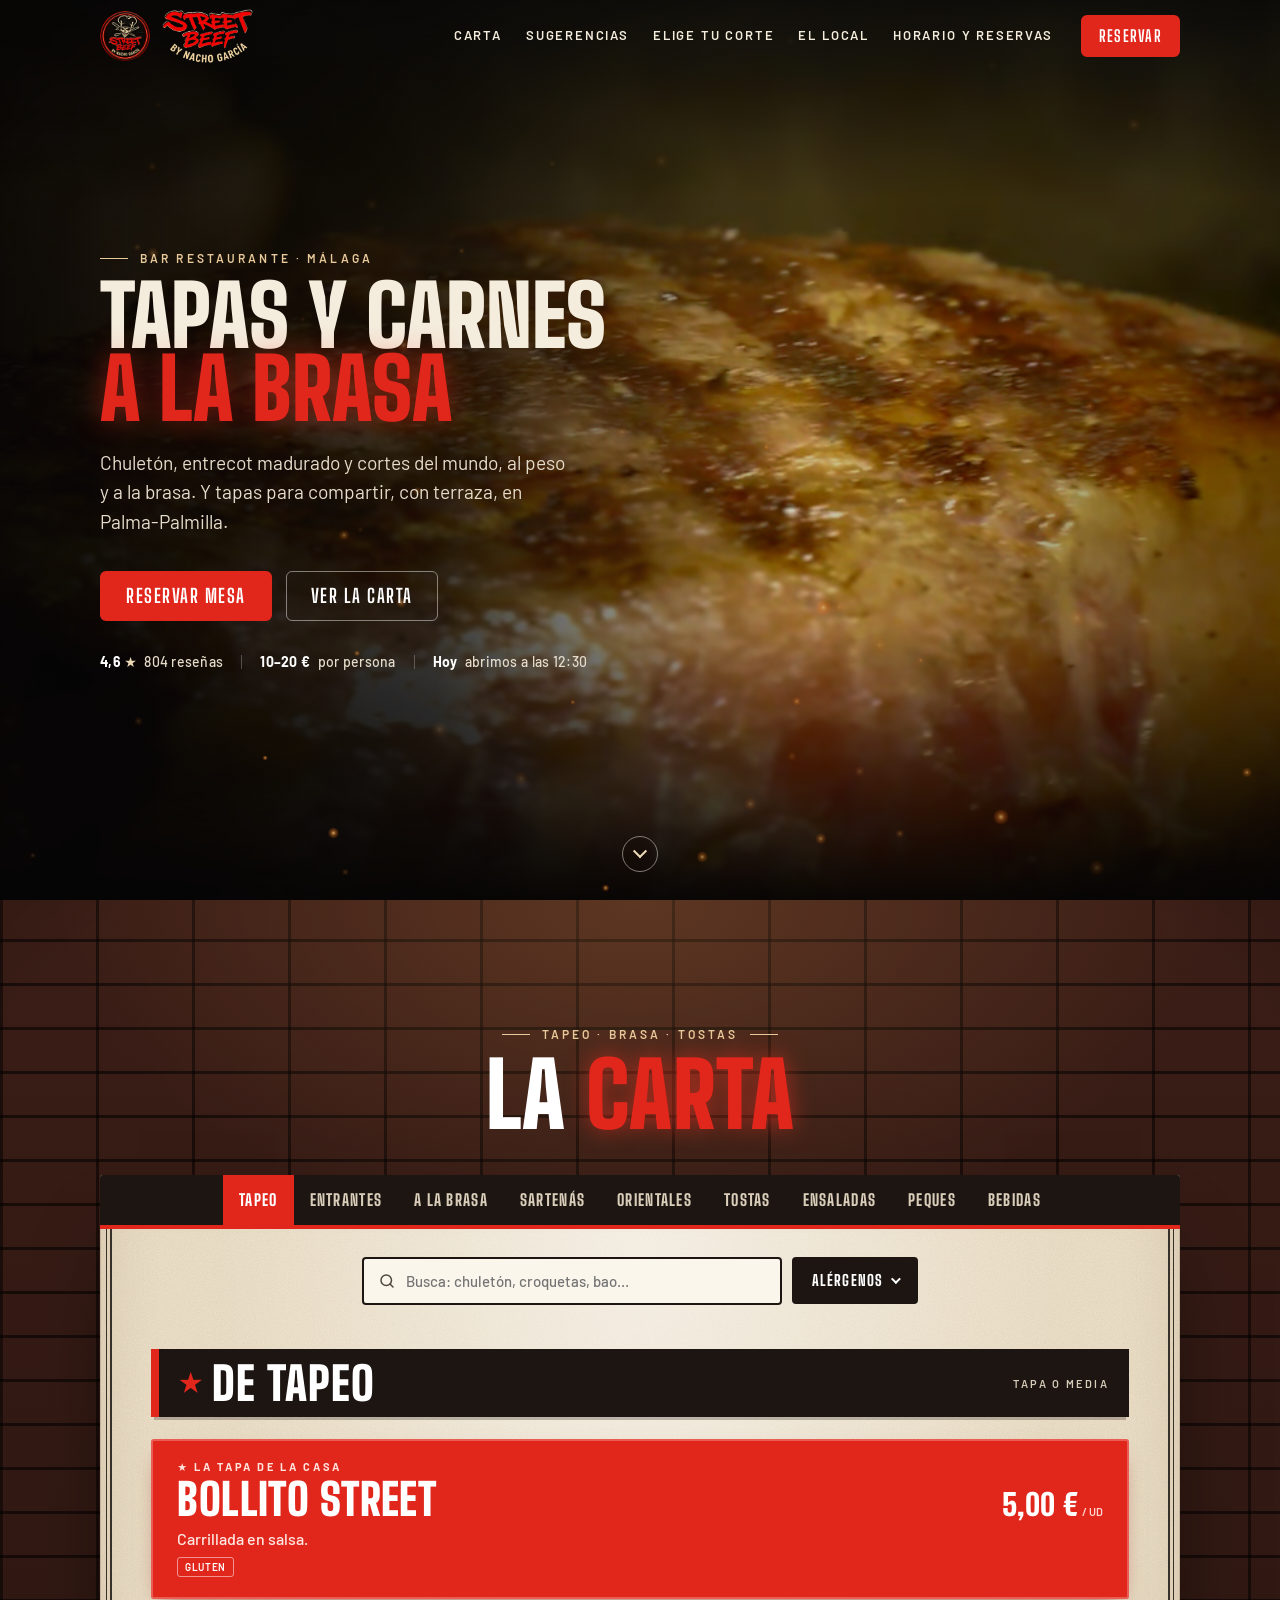
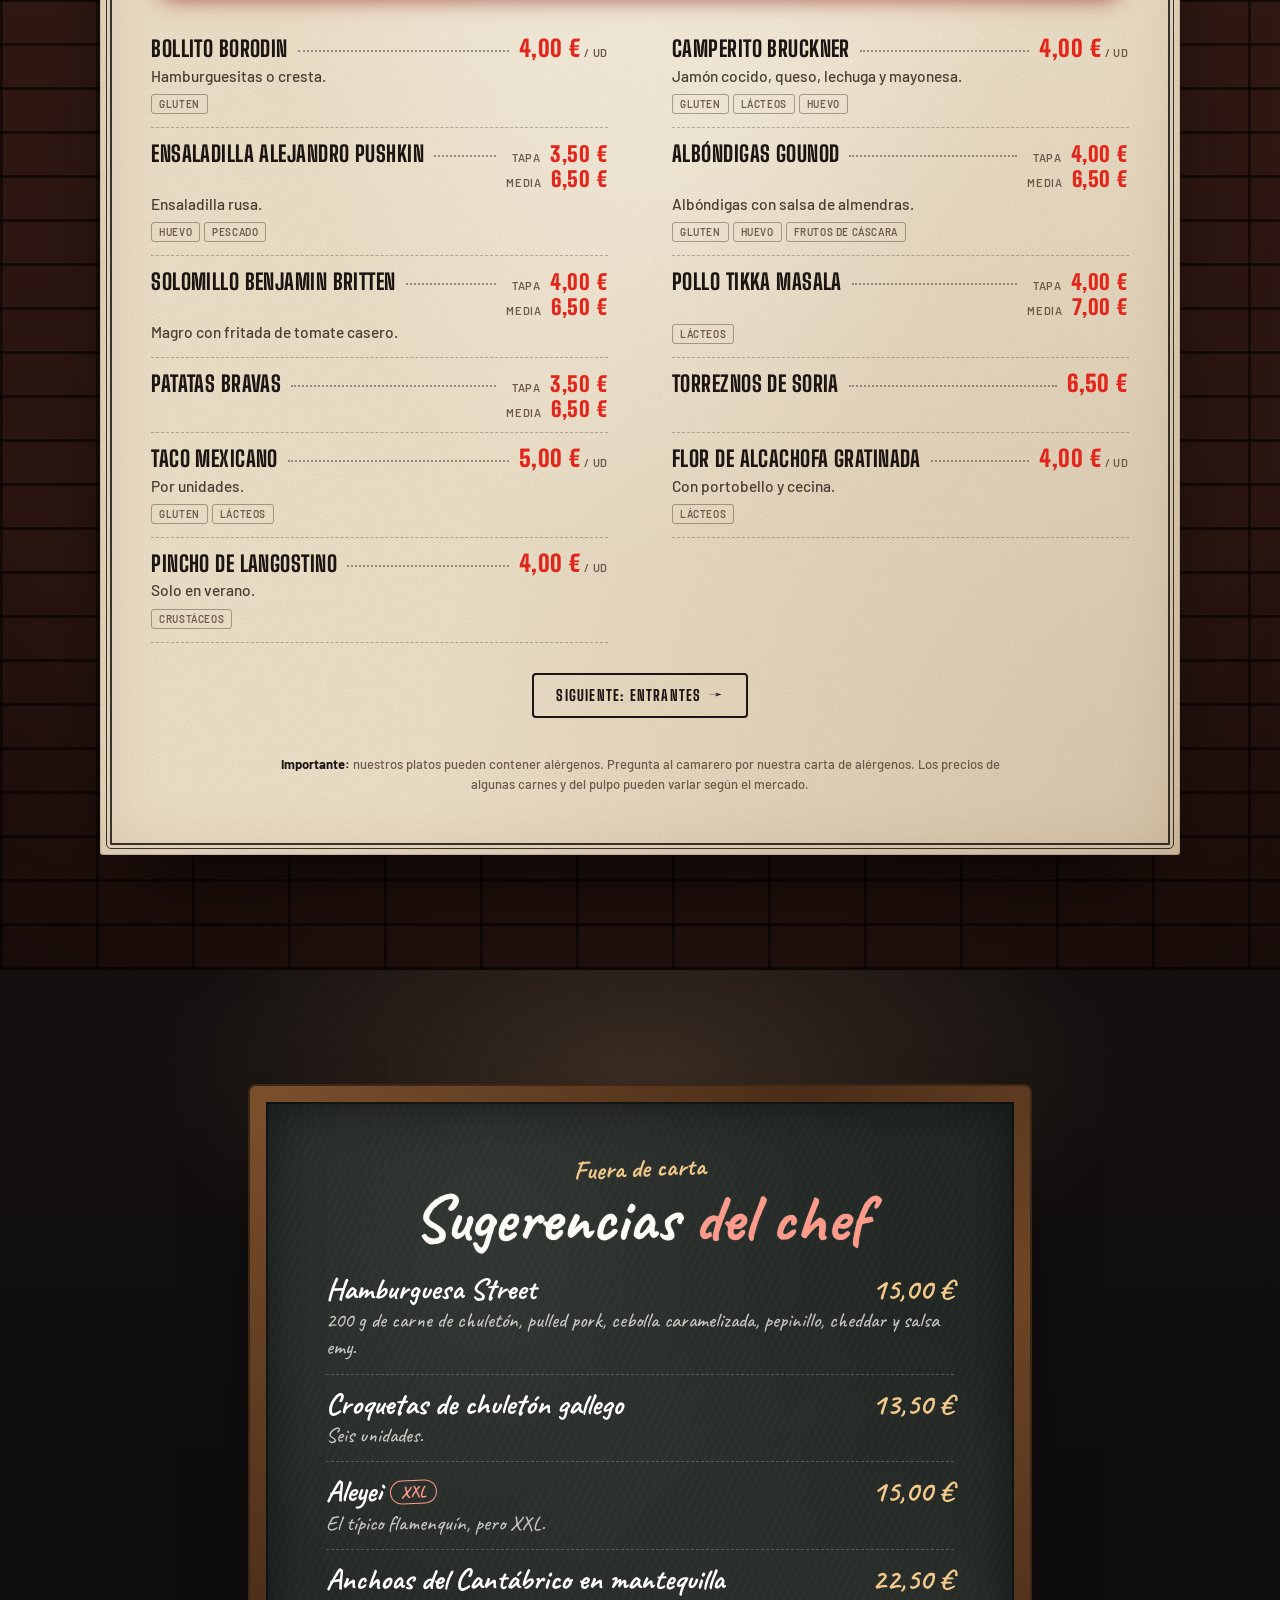
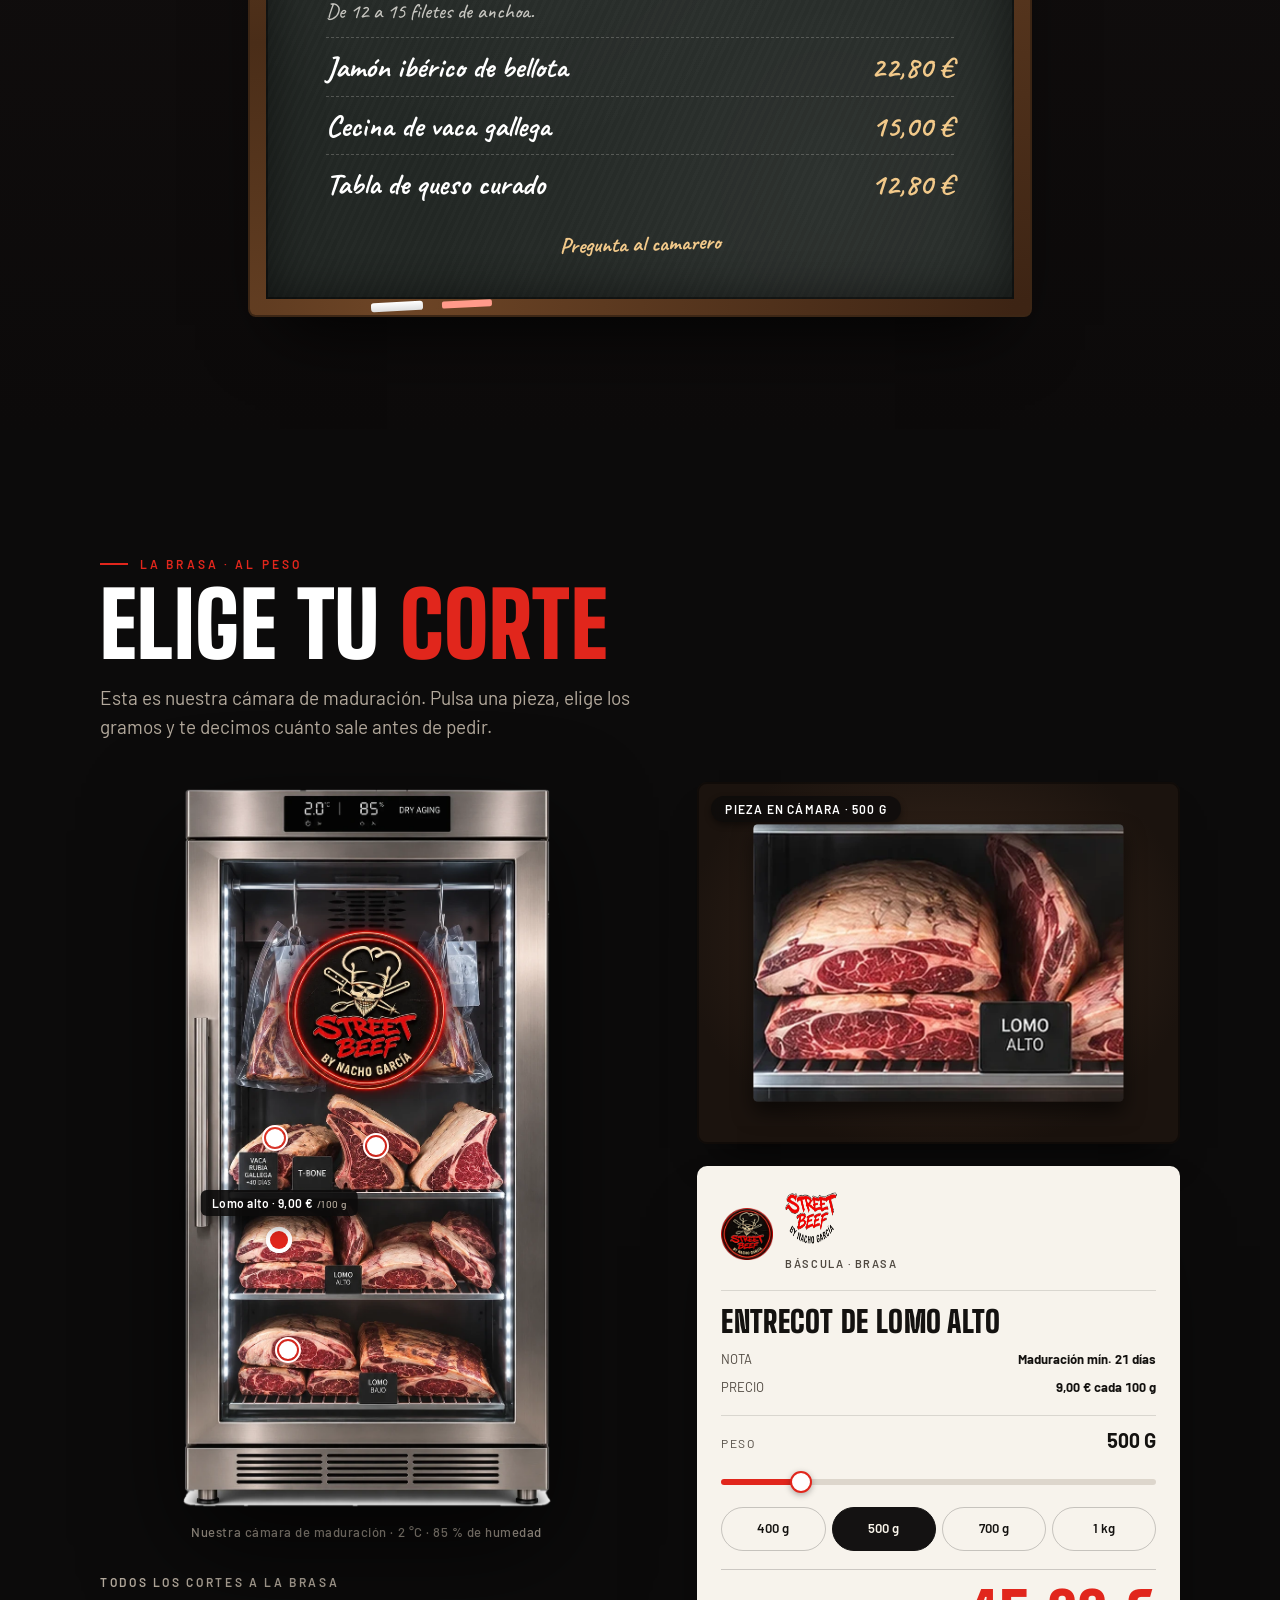
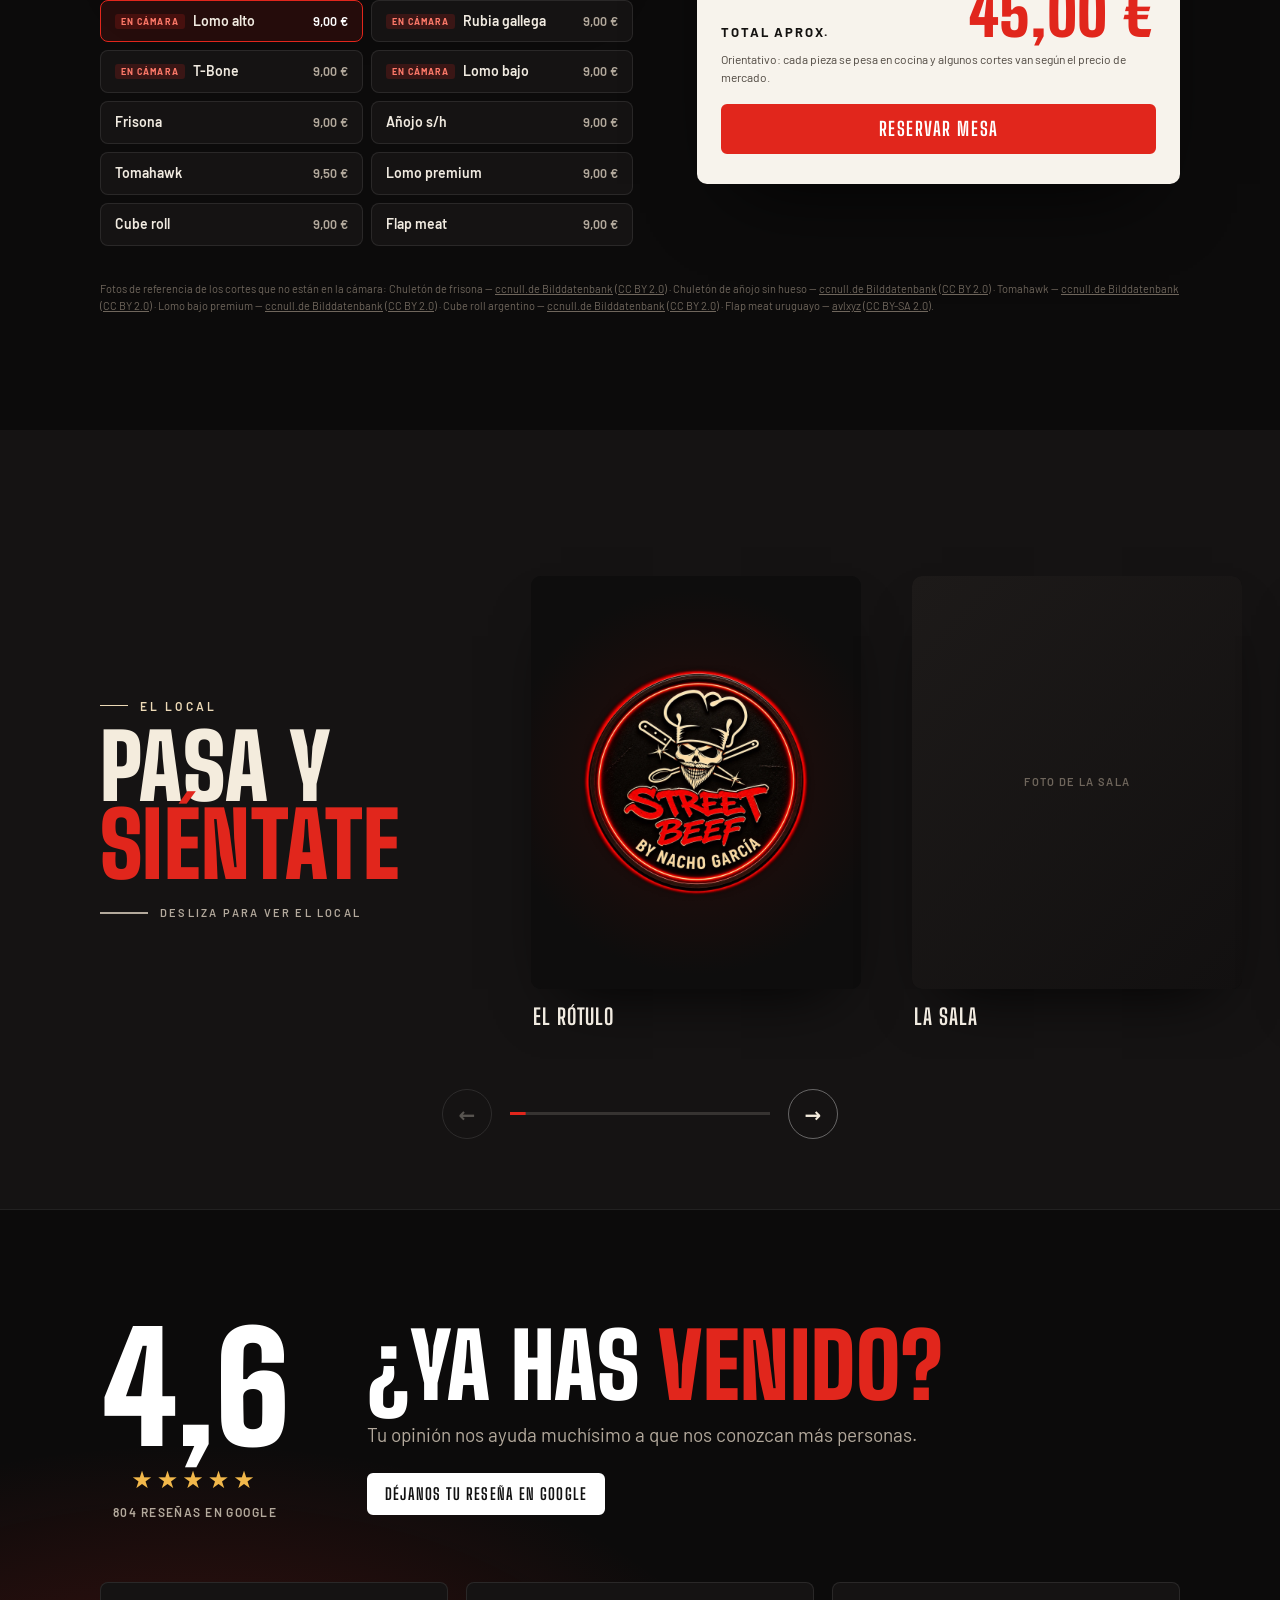
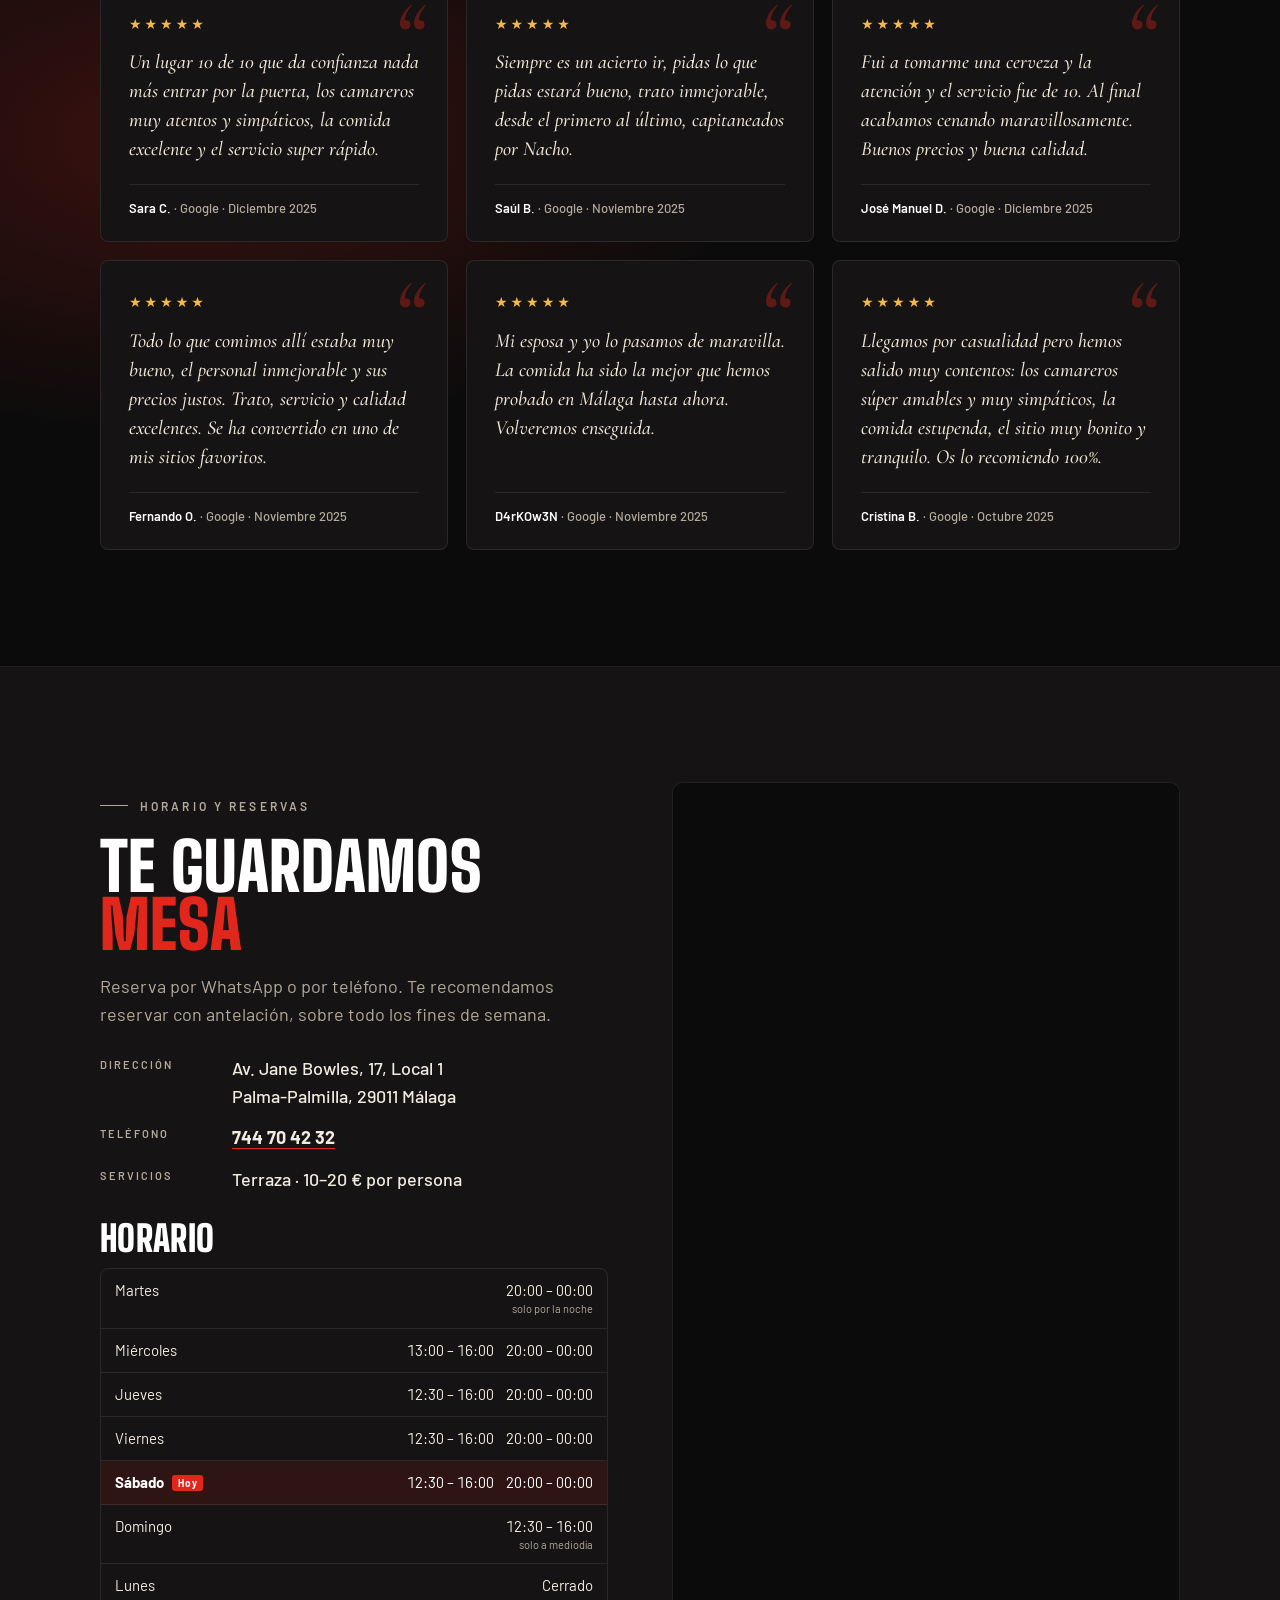
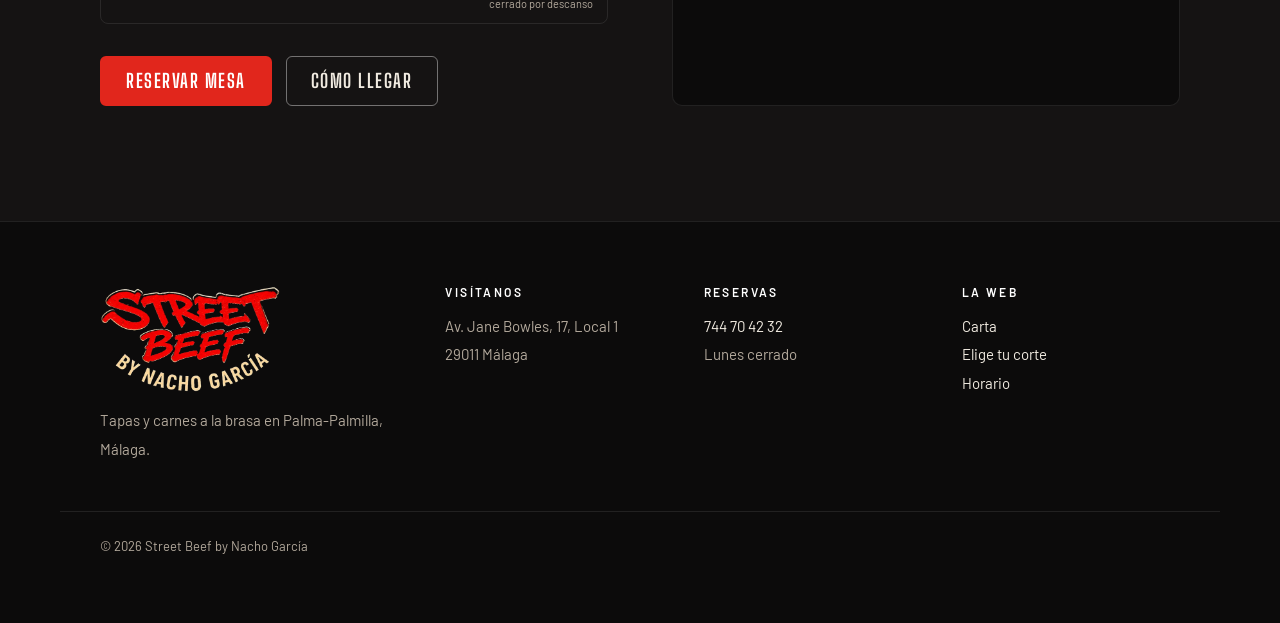
<file: street-beef/index.html>
<!doctype html>
<html lang="es">
<head>
  <meta charset="utf-8">
  <meta name="viewport" content="width=device-width, initial-scale=1">
  <title>Street Beef by Nacho García · Tapas y carnes a la brasa en Málaga</title>
  <meta name="description" content="Bar de tapas y carnes a la brasa en Málaga (Av. Jane Bowles, 17 · Palma-Palmilla). Chuletón de vaca rubia gallega, entrecot madurado, tapeo, sartenás y tostas, con terraza. Reservas al 744 70 42 32.">
  <meta name="robots" content="index, follow, max-image-preview:large">
  <meta name="theme-color" content="#0e0d0d">

  <meta property="og:title" content="Street Beef by Nacho García · Tapas y brasa en Málaga">
  <meta property="og:site_name" content="Street Beef by Nacho García">
  <meta name="twitter:card" content="summary_large_image">
  <meta property="og:description" content="Tapas y carnes a la brasa. Av. Jane Bowles, 17 · Málaga.">
  <meta property="og:type" content="restaurant">
  <meta property="og:image" content="img/og.jpg">
  <meta property="og:locale" content="es_ES">

  <link rel="icon" href="img/logo-sm.png">
  <link rel="apple-touch-icon" href="img/logo.png">
  <link rel="preconnect" href="https://fonts.googleapis.com">
  <link rel="preconnect" href="https://fonts.gstatic.com" crossorigin>
  <link href="https://fonts.googleapis.com/css2?family=Big+Shoulders+Display:wght@700;800;900&family=Cormorant+Garamond:ital,wght@0,500;0,600;0,700;1,500&family=Barlow:wght@400;500;600;700&family=Space+Mono:wght@400;700&family=Permanent+Marker&family=Caveat:wght@500;700&display=swap" rel="stylesheet">
  <script>
    /* Pantallas grandes (4K, monitores anchos): la web se escala para verse
       igual que en un portátil, en lugar de quedarse pequeña en el centro. */
    (function () {
      var d = document.documentElement;
      d.classList.add('js');   // las animaciones de aparición solo se activan si hay JavaScript
      function scale() {
        var w = window.innerWidth, h = window.innerHeight;
        var z = Math.max(1, Math.min(w / 1440, h / 860));
        if (z < 1.08) z = 1;
        d.style.zoom = z === 1 ? '' : z;
        d.style.setProperty('--z', z);
        d.style.setProperty('--vh', (h / z / 100) + 'px');   // 1vh real dentro de la web escalada
        window.__Z = z;
      }
      scale();
      window.addEventListener('resize', scale);
    })();
  </script>
  <!-- CONTADOR DE VISITAS (activar al publicar): pegar aquí el código de
       Cloudflare Web Analytics o GoatCounter (sin cookies). -->
  <link rel="stylesheet" href="css/styles.css">

  <script type="application/ld+json">
  {
    "@context": "https://schema.org",
    "@type": "Restaurant",
    "name": "Street Beef by Nacho García",
    "image": "img/og.jpg",
    "logo": "img/logo.png",
    "description": "Bar de tapas y carnes a la brasa en Málaga: chuletón, entrecot madurado, tapeo, sartenás, tostas y platos orientales, con terraza.",
    "servesCuisine": [
      "Tapas",
      "Carnes a la brasa",
      "Española"
    ],
    "hasMap": "https://www.google.com/maps/search/?api=1&query=Street+Beef+by+Nacho+Garcia+Av.+Jane+Bowles+17+M%C3%A1laga",
    "areaServed": "Málaga",
    "priceRange": "10-20 €",
    "telephone": "+34744704232",
    "address": {
      "@type": "PostalAddress",
      "streetAddress": "Av. Jane Bowles, 17, Local 1",
      "addressLocality": "Málaga",
      "postalCode": "29011",
      "addressRegion": "Andalucía",
      "addressCountry": "ES"
    },
    "openingHoursSpecification": [
      {
        "@type": "OpeningHoursSpecification",
        "dayOfWeek": [
          "Wednesday"
        ],
        "opens": "13:00",
        "closes": "16:00"
      },
      {
        "@type": "OpeningHoursSpecification",
        "dayOfWeek": [
          "Thursday",
          "Friday",
          "Saturday",
          "Sunday"
        ],
        "opens": "12:30",
        "closes": "16:00"
      },
      {
        "@type": "OpeningHoursSpecification",
        "dayOfWeek": [
          "Tuesday",
          "Wednesday",
          "Thursday",
          "Friday",
          "Saturday"
        ],
        "opens": "20:00",
        "closes": "23:59"
      }
    ],
    "acceptsReservations": true,
    "hasMenu": {
      "@type": "Menu",
      "name": "Carta de Street Beef",
      "inLanguage": "es",
      "hasMenuSection": [
        {
          "@type": "MenuSection",
          "name": "De tapeo",
          "hasMenuItem": [
            {
              "@type": "MenuItem",
              "name": "Bollito Street",
              "description": "Carrillada en salsa.",
              "offers": {
                "@type": "Offer",
                "price": "5.00",
                "priceCurrency": "EUR"
              }
            },
            {
              "@type": "MenuItem",
              "name": "Bollito Borodin",
              "description": "Hamburguesitas o cresta.",
              "offers": {
                "@type": "Offer",
                "price": "4.00",
                "priceCurrency": "EUR"
              }
            },
            {
              "@type": "MenuItem",
              "name": "Camperito Bruckner",
              "description": "Jamón cocido, queso, lechuga y mayonesa.",
              "offers": {
                "@type": "Offer",
                "price": "4.00",
                "priceCurrency": "EUR"
              }
            },
            {
              "@type": "MenuItem",
              "name": "Ensaladilla Alejandro Pushkin",
              "description": "Ensaladilla rusa.",
              "offers": {
                "@type": "Offer",
                "price": "3.50",
                "priceCurrency": "EUR"
              }
            },
            {
              "@type": "MenuItem",
              "name": "Albóndigas Gounod",
              "description": "Albóndigas con salsa de almendras.",
              "offers": {
                "@type": "Offer",
                "price": "4.00",
                "priceCurrency": "EUR"
              }
            },
            {
              "@type": "MenuItem",
              "name": "Solomillo Benjamin Britten",
              "description": "Magro con fritada de tomate casero.",
              "offers": {
                "@type": "Offer",
                "price": "4.00",
                "priceCurrency": "EUR"
              }
            },
            {
              "@type": "MenuItem",
              "name": "Pollo tikka masala",
              "offers": {
                "@type": "Offer",
                "price": "4.00",
                "priceCurrency": "EUR"
              }
            },
            {
              "@type": "MenuItem",
              "name": "Patatas bravas",
              "offers": {
                "@type": "Offer",
                "price": "3.50",
                "priceCurrency": "EUR"
              }
            },
            {
              "@type": "MenuItem",
              "name": "Torreznos de Soria",
              "offers": {
                "@type": "Offer",
                "price": "6.50",
                "priceCurrency": "EUR"
              }
            },
            {
              "@type": "MenuItem",
              "name": "Taco mexicano",
              "description": "Por unidades.",
              "offers": {
                "@type": "Offer",
                "price": "5.00",
                "priceCurrency": "EUR"
              }
            },
            {
              "@type": "MenuItem",
              "name": "Flor de alcachofa gratinada",
              "description": "Con portobello y cecina.",
              "offers": {
                "@type": "Offer",
                "price": "4.00",
                "priceCurrency": "EUR"
              }
            },
            {
              "@type": "MenuItem",
              "name": "Pincho de langostino",
              "description": "Solo en verano.",
              "offers": {
                "@type": "Offer",
                "price": "4.00",
                "priceCurrency": "EUR"
              }
            }
          ]
        },
        {
          "@type": "MenuSection",
          "name": "Entrantes",
          "hasMenuItem": [
            {
              "@type": "MenuItem",
              "name": "Filetitos Street",
              "description": "Lomo, huevo de codorniz y alioli.",
              "offers": {
                "@type": "Offer",
                "price": "7.00",
                "priceCurrency": "EUR"
              }
            },
            {
              "@type": "MenuItem",
              "name": "Lagrimitas de pollo",
              "description": "Con patatas a las 5 salsas.",
              "offers": {
                "@type": "Offer",
                "price": "15.00",
                "priceCurrency": "EUR"
              }
            },
            {
              "@type": "MenuItem",
              "name": "Flamenquín de pollo con patatas",
              "description": "Con pollo, cebolla caramelizada y queso de cabra.",
              "offers": {
                "@type": "Offer",
                "price": "9.50",
                "priceCurrency": "EUR"
              }
            },
            {
              "@type": "MenuItem",
              "name": "Surtido de croquetas",
              "offers": {
                "@type": "Offer",
                "price": "5.90",
                "priceCurrency": "EUR"
              }
            },
            {
              "@type": "MenuItem",
              "name": "Tartar de salchichón de Málaga",
              "description": "Con pasas, sésamo, pipas, cebollino, cebolla roja, alcaparras, mostaza y alioli.",
              "offers": {
                "@type": "Offer",
                "price": "9.90",
                "priceCurrency": "EUR"
              }
            },
            {
              "@type": "MenuItem",
              "name": "Nachos",
              "description": "Con carne, guacamole, salsa de queso, jalapeños y verduras.",
              "offers": {
                "@type": "Offer",
                "price": "15.00",
                "priceCurrency": "EUR"
              }
            },
            {
              "@type": "MenuItem",
              "name": "Gambas al pil-pil a la crema",
              "description": "10 unidades.",
              "offers": {
                "@type": "Offer",
                "price": "10.00",
                "priceCurrency": "EUR"
              }
            },
            {
              "@type": "MenuItem",
              "name": "Patatas con bacon y queso",
              "offers": {
                "@type": "Offer",
                "price": "10.50",
                "priceCurrency": "EUR"
              }
            },
            {
              "@type": "MenuItem",
              "name": "Patatas fritas",
              "offers": {
                "@type": "Offer",
                "price": "3.90",
                "priceCurrency": "EUR"
              }
            },
            {
              "@type": "MenuItem",
              "name": "Pata de pulpo a la brasa",
              "description": "Puede variar según el precio de mercado.",
              "offers": {
                "@type": "Offer",
                "price": "25.00",
                "priceCurrency": "EUR"
              }
            },
            {
              "@type": "MenuItem",
              "name": "Colas de tigre a la gabardina",
              "offers": {
                "@type": "Offer",
                "price": "9.50",
                "priceCurrency": "EUR"
              }
            },
            {
              "@type": "MenuItem",
              "name": "Tequeños",
              "offers": {
                "@type": "Offer",
                "price": "7.00",
                "priceCurrency": "EUR"
              }
            },
            {
              "@type": "MenuItem",
              "name": "Extra de salsas",
              "description": "Kétchup, mayonesa…",
              "offers": {
                "@type": "Offer",
                "price": "1.00",
                "priceCurrency": "EUR"
              }
            },
            {
              "@type": "MenuItem",
              "name": "Pan o bolsa de picos",
              "offers": {
                "@type": "Offer",
                "price": "0.80",
                "priceCurrency": "EUR"
              }
            }
          ]
        },
        {
          "@type": "MenuSection",
          "name": "A la brasa",
          "hasMenuItem": [
            {
              "@type": "MenuItem",
              "name": "Entrecot de lomo alto",
              "description": "Maduración mínima de 21 días.",
              "offers": {
                "@type": "Offer",
                "price": "9.00",
                "priceCurrency": "EUR"
              }
            },
            {
              "@type": "MenuItem",
              "name": "Chuletón de vaca rubia gallega",
              "offers": {
                "@type": "Offer",
                "price": "9.00",
                "priceCurrency": "EUR"
              }
            },
            {
              "@type": "MenuItem",
              "name": "Chuletón de frisona",
              "offers": {
                "@type": "Offer",
                "price": "9.00",
                "priceCurrency": "EUR"
              }
            },
            {
              "@type": "MenuItem",
              "name": "Chuletón de añojo sin hueso",
              "offers": {
                "@type": "Offer",
                "price": "9.00",
                "priceCurrency": "EUR"
              }
            },
            {
              "@type": "MenuItem",
              "name": "Tomahawk",
              "description": "Según precio de mercado.",
              "offers": {
                "@type": "Offer",
                "price": "9.50",
                "priceCurrency": "EUR"
              }
            },
            {
              "@type": "MenuItem",
              "name": "T-Bone",
              "description": "Según precio de mercado.",
              "offers": {
                "@type": "Offer",
                "price": "9.00",
                "priceCurrency": "EUR"
              }
            },
            {
              "@type": "MenuItem",
              "name": "Entrecot de lomo bajo",
              "offers": {
                "@type": "Offer",
                "price": "9.00",
                "priceCurrency": "EUR"
              }
            },
            {
              "@type": "MenuItem",
              "name": "Lomo bajo premium",
              "offers": {
                "@type": "Offer",
                "price": "9.00",
                "priceCurrency": "EUR"
              }
            },
            {
              "@type": "MenuItem",
              "name": "Cube roll argentino",
              "offers": {
                "@type": "Offer",
                "price": "9.00",
                "priceCurrency": "EUR"
              }
            },
            {
              "@type": "MenuItem",
              "name": "Flap meat uruguayo",
              "offers": {
                "@type": "Offer",
                "price": "9.00",
                "priceCurrency": "EUR"
              }
            },
            {
              "@type": "MenuItem",
              "name": "Solomillo de cerdo",
              "offers": {
                "@type": "Offer",
                "price": "15.00",
                "priceCurrency": "EUR"
              }
            },
            {
              "@type": "MenuItem",
              "name": "Secreto ibérico",
              "offers": {
                "@type": "Offer",
                "price": "15.00",
                "priceCurrency": "EUR"
              }
            },
            {
              "@type": "MenuItem",
              "name": "Presa ibérica",
              "offers": {
                "@type": "Offer",
                "price": "15.00",
                "priceCurrency": "EUR"
              }
            },
            {
              "@type": "MenuItem",
              "name": "Brocheta de solomillo",
              "offers": {
                "@type": "Offer",
                "price": "15.00",
                "priceCurrency": "EUR"
              }
            },
            {
              "@type": "MenuItem",
              "name": "Brocheta de pollo",
              "offers": {
                "@type": "Offer",
                "price": "15.00",
                "priceCurrency": "EUR"
              }
            },
            {
              "@type": "MenuItem",
              "name": "Mogote ibérico",
              "description": "Según precio de mercado."
            }
          ]
        },
        {
          "@type": "MenuSection",
          "name": "Sartenás",
          "hasMenuItem": [
            {
              "@type": "MenuItem",
              "name": "Montañez",
              "description": "Patatas, chistorra, pimiento y huevo.",
              "offers": {
                "@type": "Offer",
                "price": "15.00",
                "priceCurrency": "EUR"
              }
            },
            {
              "@type": "MenuItem",
              "name": "Secreta",
              "description": "Patatas, secreto ibérico, cebolla rehogada y huevo.",
              "offers": {
                "@type": "Offer",
                "price": "15.00",
                "priceCurrency": "EUR"
              }
            },
            {
              "@type": "MenuItem",
              "name": "Marinera",
              "description": "Patatas, gulas, gambas y huevo.",
              "offers": {
                "@type": "Offer",
                "price": "15.00",
                "priceCurrency": "EUR"
              }
            },
            {
              "@type": "MenuItem",
              "name": "Carrillada",
              "description": "Patatas, huevo y carrillada.",
              "offers": {
                "@type": "Offer",
                "price": "15.00",
                "priceCurrency": "EUR"
              }
            }
          ]
        },
        {
          "@type": "MenuSection",
          "name": "Orientales",
          "hasMenuItem": [
            {
              "@type": "MenuItem",
              "name": "Pan bao de pato confitado",
              "description": "Con reducción de carne y rúcula.",
              "offers": {
                "@type": "Offer",
                "price": "5.00",
                "priceCurrency": "EUR"
              }
            },
            {
              "@type": "MenuItem",
              "name": "Pan bao de calamares",
              "description": "Al pil-pil, con rúcula y alioli.",
              "offers": {
                "@type": "Offer",
                "price": "5.00",
                "priceCurrency": "EUR"
              }
            },
            {
              "@type": "MenuItem",
              "name": "Pan mantou",
              "offers": {
                "@type": "Offer",
                "price": "4.50",
                "priceCurrency": "EUR"
              }
            },
            {
              "@type": "MenuItem",
              "name": "Gyozas de pollo o ternera",
              "offers": {
                "@type": "Offer",
                "price": "1.90",
                "priceCurrency": "EUR"
              }
            },
            {
              "@type": "MenuItem",
              "name": "Tataki de ternera",
              "offers": {
                "@type": "Offer",
                "price": "20.00",
                "priceCurrency": "EUR"
              }
            }
          ]
        },
        {
          "@type": "MenuSection",
          "name": "Nuestras tostas",
          "hasMenuItem": [
            {
              "@type": "MenuItem",
              "name": "Street",
              "description": "Queso de cabra, cebolla caramelizada, nueces y salsa de frutos del bosque.",
              "offers": {
                "@type": "Offer",
                "price": "10.00",
                "priceCurrency": "EUR"
              }
            },
            {
              "@type": "MenuItem",
              "name": "Cabina",
              "description": "Sobrasada ibérica, filete de pata, mozzarella gratinada y cebolla crujiente.",
              "offers": {
                "@type": "Offer",
                "price": "10.00",
                "priceCurrency": "EUR"
              }
            },
            {
              "@type": "MenuItem",
              "name": "Señal",
              "description": "Morcilla, queso de cabra y cebolla caramelizada.",
              "offers": {
                "@type": "Offer",
                "price": "10.00",
                "priceCurrency": "EUR"
              }
            },
            {
              "@type": "MenuItem",
              "name": "Criss",
              "description": "Queso de cabra, bacon y huevo de codorniz.",
              "offers": {
                "@type": "Offer",
                "price": "10.00",
                "priceCurrency": "EUR"
              }
            },
            {
              "@type": "MenuItem",
              "name": "Tosta del chef",
              "description": "Pesto, pastrami, tomate seco, mozzarella fresca y tartufata.",
              "offers": {
                "@type": "Offer",
                "price": "10.00",
                "priceCurrency": "EUR"
              }
            }
          ]
        },
        {
          "@type": "MenuSection",
          "name": "Del huerto a la mesa",
          "hasMenuItem": [
            {
              "@type": "MenuItem",
              "name": "Ensalada Street",
              "description": "Quinoa, queso feta, aceitunas negras, tomate cherry, nueces y brotes frescos.",
              "offers": {
                "@type": "Offer",
                "price": "10.00",
                "priceCurrency": "EUR"
              }
            },
            {
              "@type": "MenuItem",
              "name": "Ensalada César",
              "description": "Pollo crujiente, tomates cherry, picatostes, nueces y parmesano.",
              "offers": {
                "@type": "Offer",
                "price": "10.00",
                "priceCurrency": "EUR"
              }
            },
            {
              "@type": "MenuItem",
              "name": "Ensalada frutos del bosque",
              "description": "Bolitas de queso de cabra con membrillo, frutos del bosque, cebolla caramelizada y balsámico de frutos del bosque.",
              "offers": {
                "@type": "Offer",
                "price": "10.00",
                "priceCurrency": "EUR"
              }
            },
            {
              "@type": "MenuItem",
              "name": "Ensalada mixta",
              "description": "Cebolla, tomate, atún, maíz y zanahoria.",
              "offers": {
                "@type": "Offer",
                "price": "9.00",
                "priceCurrency": "EUR"
              }
            }
          ]
        },
        {
          "@type": "MenuSection",
          "name": "Para los peques",
          "hasMenuItem": [
            {
              "@type": "MenuItem",
              "name": "Nuggets de pollo",
              "description": "6 unidades, con patatas fritas.",
              "offers": {
                "@type": "Offer",
                "price": "6.60",
                "priceCurrency": "EUR"
              }
            },
            {
              "@type": "MenuItem",
              "name": "San Jacobo casero",
              "description": "Con patatas fritas.",
              "offers": {
                "@type": "Offer",
                "price": "6.60",
                "priceCurrency": "EUR"
              }
            },
            {
              "@type": "MenuItem",
              "name": "Filete de pollo empanado",
              "description": "Con patatas fritas.",
              "offers": {
                "@type": "Offer",
                "price": "6.60",
                "priceCurrency": "EUR"
              }
            },
            {
              "@type": "MenuItem",
              "name": "Croquetas peque",
              "description": "Con patatas fritas.",
              "offers": {
                "@type": "Offer",
                "price": "6.60",
                "priceCurrency": "EUR"
              }
            }
          ]
        },
        {
          "@type": "MenuSection",
          "name": "Bebidas",
          "hasMenuItem": [
            {
              "@type": "MenuItem",
              "name": "Cerveza Estrella 1906",
              "offers": {
                "@type": "Offer",
                "price": "3.50",
                "priceCurrency": "EUR"
              }
            },
            {
              "@type": "MenuItem",
              "name": "Cerveza Alhambra",
              "offers": {
                "@type": "Offer",
                "price": "3.50",
                "priceCurrency": "EUR"
              }
            },
            {
              "@type": "MenuItem",
              "name": "Cerveza Águila sin filtrar",
              "offers": {
                "@type": "Offer",
                "price": "3.10",
                "priceCurrency": "EUR"
              }
            },
            {
              "@type": "MenuItem",
              "name": "Vermut",
              "offers": {
                "@type": "Offer",
                "price": "5.00",
                "priceCurrency": "EUR"
              }
            },
            {
              "@type": "MenuItem",
              "name": "Refrescos",
              "offers": {
                "@type": "Offer",
                "price": "2.10",
                "priceCurrency": "EUR"
              }
            },
            {
              "@type": "MenuItem",
              "name": "Zumos",
              "offers": {
                "@type": "Offer",
                "price": "2.50",
                "priceCurrency": "EUR"
              }
            },
            {
              "@type": "MenuItem",
              "name": "Lipton, Aquarade o tónica",
              "offers": {
                "@type": "Offer",
                "price": "2.30",
                "priceCurrency": "EUR"
              }
            },
            {
              "@type": "MenuItem",
              "name": "Lipton maracuyá y mango",
              "description": "Té frío.",
              "offers": {
                "@type": "Offer",
                "price": "2.30",
                "priceCurrency": "EUR"
              }
            },
            {
              "@type": "MenuItem",
              "name": "Agua Fuente Liviana",
              "description": "50 cl.",
              "offers": {
                "@type": "Offer",
                "price": "2.00",
                "priceCurrency": "EUR"
              }
            },
            {
              "@type": "MenuItem",
              "name": "Agua con gas",
              "description": "50 cl.",
              "offers": {
                "@type": "Offer",
                "price": "2.50",
                "priceCurrency": "EUR"
              }
            }
          ]
        }
      ]
    }
  }
  </script>
</head>
<body>
  <a class="skip" href="#main">Saltar al contenido</a>

  <!-- ============ CABECERA ============ -->
  <header class="header" id="top">
    <div class="header__inner">
      <a href="#top" class="brand" aria-label="Street Beef by Nacho García, inicio">
        <img class="brand__logo" src="img/logo-sm.png" alt="" width="46" height="46">
        <img class="brand__wordmark" src="img/letras-claro.webp" alt="" width="92" height="54">
      </a>

      <nav class="nav" id="nav" aria-label="Principal">
        <a href="#carta">Carta</a>
        <a href="#sugerencias">Sugerencias</a>
        <a href="#cortes">Elige tu corte</a>
        <a href="#local">El local</a>
        <a href="#visitanos">Horario y reservas</a>
      </nav>

      <a class="btn btn--small btn--gold header__cta" href="tel:+34744704232" data-reserve>Reservar</a>

      <button class="burger" id="burger" aria-label="Abrir menú" aria-expanded="false" aria-controls="nav">
        <span></span><span></span>
      </button>
    </div>
  </header>

  <main id="main">

    <!-- ============ PORTADA ============ -->
    <section class="hero">
      <!-- Vídeo de fondo: carne en la parrilla (Coverr, licencia libre de uso comercial) -->
      <div class="hero__media" aria-hidden="true">
        <video class="hero__video" id="heroVideo" autoplay muted loop playsinline preload="auto" poster="video/parrilla.jpg">
          <source src="video/parrilla.webm" type="video/webm">
          <source src="video/parrilla.mp4" type="video/mp4">
        </video>
      </div>
      <canvas class="embers" id="embers" aria-hidden="true"></canvas>

      <div class="hero__inner">
        <div class="hero__content">
          <p class="kicker kicker--light">Bar restaurante · Málaga</p>
          <h1 class="hero__title">Tapas y carnes <em>a la brasa</em></h1>
          <p class="hero__lead">Chuletón, entrecot madurado y cortes del mundo, al peso y a la brasa. Y tapas para compartir, con terraza, en Palma-Palmilla.</p>
          <div class="hero__actions">
            <a class="btn btn--gold" href="tel:+34744704232" data-reserve>Reservar mesa</a>
            <a class="btn btn--ghost" href="#carta">Ver la carta</a>
          </div>
          <ul class="hero__facts" aria-label="Datos rápidos">
            <li><strong>4,6 <span class="star" aria-hidden="true">★</span></strong> 804 reseñas</li>
            <li><strong>10–20 €</strong> por persona</li>
            <li class="today-status" id="todayStatus"><strong>Hoy</strong> <span>…</span></li>
          </ul>
        </div>

        <!-- El rótulo de la casa -->
        <div class="scene" id="scene" aria-hidden="true">
          <div class="scene__layer scene__back" data-depth="-0.4">
            <div class="sign3d" id="sign3d">
              <div class="sign3d__glow"></div>
              <div class="sign3d__disc" id="disc">
                <img class="sign3d__face" src="img/rotulo-3d.webp" alt="" width="1280" height="1280" fetchpriority="high">
              </div>
              <canvas class="logo3d" id="logo3d" data-tex="img/logo-cara.jpg"></canvas>
            </div>
          </div>
        </div>
      </div>
      <a class="hero__scroll" href="#carta" aria-label="Bajar a la carta"><span></span></a>
    </section>

    <!-- ============ CARTA ============ -->
    <section class="section carta" id="carta">
      <div class="container">
        <header class="section__head section__head--center reveal">
          <p class="kicker kicker--center">Tapeo · Brasa · Tostas</p>
          <h2 class="section__title">La <em>carta</em></h2>
        </header>

        <div class="sheet">
        <div class="tabs" role="tablist" aria-label="Secciones de la carta" id="tabs"></div>

        <div class="menu-tools">
          <div class="menu-filters">
            <label class="search">
              <svg viewBox="0 0 24 24" width="18" height="18" aria-hidden="true"><circle cx="11" cy="11" r="7" fill="none" stroke="currentColor" stroke-width="2"/><path d="M20 20l-4-4" stroke="currentColor" stroke-width="2" stroke-linecap="round"/></svg>
              <span class="sr-only">Buscar en la carta</span>
              <input type="search" id="menuSearch" placeholder="Busca: chuletón, croquetas, bao…" autocomplete="off">
            </label>

            <details class="allergen-filter" id="allergenFilter">
              <summary>Alérgenos <span class="count" id="allergenCount" hidden></span></summary>
              <div class="allergen-filter__panel">
                <p>Ocultar platos que contengan:</p>
                <div class="allergen-filter__list" id="allergenList"></div>
                <p class="allergen-filter__warn">Orientativo. Ante cualquier alergia o intolerancia, consulta siempre al personal: algunos productos pueden contener trazas.</p>
              </div>
            </details>
          </div>
        </div>

        <div class="menu-status" id="menuStatus" aria-live="polite"></div>

        <div id="menuPanels"><!-- Carta para buscadores (generada con seo/generar.mjs) -->
<section class="menu-cat"><header class="menu-cat__head"><h3 class="menu-cat__title">De tapeo</h3><p class="menu-cat__sub">Tapa o media</p></header><ul class="dishes"><li class="dish"><div class="dish__row"><h4 class="dish__name">Bollito Street</h4><span class="dish__dots"></span><span class="dish__price">5,00 €<small class="unit">/ ud</small></span></div><p class="dish__desc">Carrillada en salsa.</p></li><li class="dish"><div class="dish__row"><h4 class="dish__name">Bollito Borodin</h4><span class="dish__dots"></span><span class="dish__price">4,00 €<small class="unit">/ ud</small></span></div><p class="dish__desc">Hamburguesitas o cresta.</p></li><li class="dish"><div class="dish__row"><h4 class="dish__name">Camperito Bruckner</h4><span class="dish__dots"></span><span class="dish__price">4,00 €<small class="unit">/ ud</small></span></div><p class="dish__desc">Jamón cocido, queso, lechuga y mayonesa.</p></li><li class="dish"><div class="dish__row"><h4 class="dish__name">Ensaladilla Alejandro Pushkin</h4><span class="dish__dots"></span><span class="dish__price dish__price--multi"><span><small>Tapa</small> 3,50 €</span><span><small>Media</small> 6,50 €</span></span></div><p class="dish__desc">Ensaladilla rusa.</p></li><li class="dish"><div class="dish__row"><h4 class="dish__name">Albóndigas Gounod</h4><span class="dish__dots"></span><span class="dish__price dish__price--multi"><span><small>Tapa</small> 4,00 €</span><span><small>Media</small> 6,50 €</span></span></div><p class="dish__desc">Albóndigas con salsa de almendras.</p></li><li class="dish"><div class="dish__row"><h4 class="dish__name">Solomillo Benjamin Britten</h4><span class="dish__dots"></span><span class="dish__price dish__price--multi"><span><small>Tapa</small> 4,00 €</span><span><small>Media</small> 6,50 €</span></span></div><p class="dish__desc">Magro con fritada de tomate casero.</p></li><li class="dish"><div class="dish__row"><h4 class="dish__name">Pollo tikka masala</h4><span class="dish__dots"></span><span class="dish__price dish__price--multi"><span><small>Tapa</small> 4,00 €</span><span><small>Media</small> 7,00 €</span></span></div></li><li class="dish"><div class="dish__row"><h4 class="dish__name">Patatas bravas</h4><span class="dish__dots"></span><span class="dish__price dish__price--multi"><span><small>Tapa</small> 3,50 €</span><span><small>Media</small> 6,50 €</span></span></div></li><li class="dish"><div class="dish__row"><h4 class="dish__name">Torreznos de Soria</h4><span class="dish__dots"></span><span class="dish__price">6,50 €</span></div></li><li class="dish"><div class="dish__row"><h4 class="dish__name">Taco mexicano</h4><span class="dish__dots"></span><span class="dish__price">5,00 €<small class="unit">/ ud</small></span></div><p class="dish__desc">Por unidades.</p></li><li class="dish"><div class="dish__row"><h4 class="dish__name">Flor de alcachofa gratinada</h4><span class="dish__dots"></span><span class="dish__price">4,00 €<small class="unit">/ ud</small></span></div><p class="dish__desc">Con portobello y cecina.</p></li><li class="dish"><div class="dish__row"><h4 class="dish__name">Pincho de langostino</h4><span class="dish__dots"></span><span class="dish__price">4,00 €<small class="unit">/ ud</small></span></div><p class="dish__desc">Solo en verano.</p></li></ul></section>
<section class="menu-cat"><header class="menu-cat__head"><h3 class="menu-cat__title">Entrantes</h3></header><ul class="dishes"><li class="dish"><div class="dish__row"><h4 class="dish__name">Filetitos Street</h4><span class="dish__dots"></span><span class="dish__price dish__price--multi"><span><small>4 uds</small> 7,00 €</span><span><small>6 uds</small> 8,50 €</span></span></div><p class="dish__desc">Lomo, huevo de codorniz y alioli.</p></li><li class="dish"><div class="dish__row"><h4 class="dish__name">Lagrimitas de pollo</h4><span class="dish__dots"></span><span class="dish__price">15,00 €</span></div><p class="dish__desc">Con patatas a las 5 salsas.</p></li><li class="dish"><div class="dish__row"><h4 class="dish__name">Flamenquín de pollo con patatas</h4><span class="dish__dots"></span><span class="dish__price">9,50 €</span></div><p class="dish__desc">Con pollo, cebolla caramelizada y queso de cabra.</p></li><li class="dish"><div class="dish__row"><h4 class="dish__name">Surtido de croquetas</h4><span class="dish__dots"></span><span class="dish__price dish__price--multi"><span><small>4 uds</small> 5,90 €</span><span><small>8 uds</small> 10,00 €</span></span></div></li><li class="dish"><div class="dish__row"><h4 class="dish__name">Tartar de salchichón de Málaga</h4><span class="dish__dots"></span><span class="dish__price">9,90 €</span></div><p class="dish__desc">Con pasas, sésamo, pipas, cebollino, cebolla roja, alcaparras, mostaza y alioli.</p></li><li class="dish"><div class="dish__row"><h4 class="dish__name">Nachos</h4><span class="dish__dots"></span><span class="dish__price">15,00 €</span></div><p class="dish__desc">Con carne, guacamole, salsa de queso, jalapeños y verduras.</p></li><li class="dish"><div class="dish__row"><h4 class="dish__name">Gambas al pil-pil a la crema</h4><span class="dish__dots"></span><span class="dish__price">10,00 €</span></div><p class="dish__desc">10 unidades.</p></li><li class="dish"><div class="dish__row"><h4 class="dish__name">Patatas con bacon y queso</h4><span class="dish__dots"></span><span class="dish__price">10,50 €</span></div></li><li class="dish"><div class="dish__row"><h4 class="dish__name">Patatas fritas</h4><span class="dish__dots"></span><span class="dish__price">3,90 €</span></div></li><li class="dish"><div class="dish__row"><h4 class="dish__name">Pata de pulpo a la brasa</h4><span class="dish__dots"></span><span class="dish__price">25,00 €</span></div><p class="dish__desc">Puede variar según el precio de mercado.</p></li><li class="dish"><div class="dish__row"><h4 class="dish__name">Colas de tigre a la gabardina</h4><span class="dish__dots"></span><span class="dish__price">9,50 €</span></div></li><li class="dish"><div class="dish__row"><h4 class="dish__name">Tequeños</h4><span class="dish__dots"></span><span class="dish__price">7,00 €</span></div></li><li class="dish"><div class="dish__row"><h4 class="dish__name">Extra de salsas</h4><span class="dish__dots"></span><span class="dish__price">1,00 €<small class="unit">/ ud</small></span></div><p class="dish__desc">Kétchup, mayonesa…</p></li><li class="dish"><div class="dish__row"><h4 class="dish__name">Pan o bolsa de picos</h4><span class="dish__dots"></span><span class="dish__price">0,80 €<small class="unit">/ ud</small></span></div></li></ul></section>
<section class="menu-cat"><header class="menu-cat__head"><h3 class="menu-cat__title">A la brasa</h3><p class="menu-cat__sub">Carnes al peso · precio cada 100 g</p></header><ul class="dishes"><li class="dish"><div class="dish__row"><h4 class="dish__name">Entrecot de lomo alto</h4><span class="dish__dots"></span><span class="dish__price">9,00 €<small class="unit">/ 100 g</small></span></div><p class="dish__desc">Maduración mínima de 21 días.</p></li><li class="dish"><div class="dish__row"><h4 class="dish__name">Chuletón de vaca rubia gallega</h4><span class="dish__dots"></span><span class="dish__price">9,00 €<small class="unit">/ 100 g</small></span></div></li><li class="dish"><div class="dish__row"><h4 class="dish__name">Chuletón de frisona</h4><span class="dish__dots"></span><span class="dish__price">9,00 €<small class="unit">/ 100 g</small></span></div></li><li class="dish"><div class="dish__row"><h4 class="dish__name">Chuletón de añojo sin hueso</h4><span class="dish__dots"></span><span class="dish__price">9,00 €<small class="unit">/ 100 g</small></span></div></li><li class="dish"><div class="dish__row"><h4 class="dish__name">Tomahawk</h4><span class="dish__dots"></span><span class="dish__price">9,50 €<small class="unit">/ 100 g</small></span></div><p class="dish__desc">Según precio de mercado.</p></li><li class="dish"><div class="dish__row"><h4 class="dish__name">T-Bone</h4><span class="dish__dots"></span><span class="dish__price">9,00 €<small class="unit">/ 100 g</small></span></div><p class="dish__desc">Según precio de mercado.</p></li><li class="dish"><div class="dish__row"><h4 class="dish__name">Entrecot de lomo bajo</h4><span class="dish__dots"></span><span class="dish__price">9,00 €<small class="unit">/ 100 g</small></span></div></li><li class="dish"><div class="dish__row"><h4 class="dish__name">Lomo bajo premium</h4><span class="dish__dots"></span><span class="dish__price">9,00 €<small class="unit">/ 100 g</small></span></div></li><li class="dish"><div class="dish__row"><h4 class="dish__name">Cube roll argentino</h4><span class="dish__dots"></span><span class="dish__price">9,00 €<small class="unit">/ 100 g</small></span></div></li><li class="dish"><div class="dish__row"><h4 class="dish__name">Flap meat uruguayo</h4><span class="dish__dots"></span><span class="dish__price">9,00 €<small class="unit">/ 100 g</small></span></div></li><li class="dish"><div class="dish__row"><h4 class="dish__name">Solomillo de cerdo</h4><span class="dish__dots"></span><span class="dish__price">15,00 €</span></div></li><li class="dish"><div class="dish__row"><h4 class="dish__name">Secreto ibérico</h4><span class="dish__dots"></span><span class="dish__price">15,00 €</span></div></li><li class="dish"><div class="dish__row"><h4 class="dish__name">Presa ibérica</h4><span class="dish__dots"></span><span class="dish__price">15,00 €</span></div></li><li class="dish"><div class="dish__row"><h4 class="dish__name">Brocheta de solomillo</h4><span class="dish__dots"></span><span class="dish__price">15,00 €</span></div></li><li class="dish"><div class="dish__row"><h4 class="dish__name">Brocheta de pollo</h4><span class="dish__dots"></span><span class="dish__price">15,00 €</span></div></li><li class="dish"><div class="dish__row"><h4 class="dish__name">Mogote ibérico</h4><span class="dish__dots"></span><span class="dish__price dish__price--text">Según mercado</span></div><p class="dish__desc">Según precio de mercado.</p></li></ul></section>
<section class="menu-cat"><header class="menu-cat__head"><h3 class="menu-cat__title">Sartenás</h3></header><ul class="dishes"><li class="dish"><div class="dish__row"><h4 class="dish__name">Montañez</h4><span class="dish__dots"></span><span class="dish__price">15,00 €</span></div><p class="dish__desc">Patatas, chistorra, pimiento y huevo.</p></li><li class="dish"><div class="dish__row"><h4 class="dish__name">Secreta</h4><span class="dish__dots"></span><span class="dish__price">15,00 €</span></div><p class="dish__desc">Patatas, secreto ibérico, cebolla rehogada y huevo.</p></li><li class="dish"><div class="dish__row"><h4 class="dish__name">Marinera</h4><span class="dish__dots"></span><span class="dish__price">15,00 €</span></div><p class="dish__desc">Patatas, gulas, gambas y huevo.</p></li><li class="dish"><div class="dish__row"><h4 class="dish__name">Carrillada</h4><span class="dish__dots"></span><span class="dish__price">15,00 €</span></div><p class="dish__desc">Patatas, huevo y carrillada.</p></li></ul></section>
<section class="menu-cat"><header class="menu-cat__head"><h3 class="menu-cat__title">Orientales</h3><p class="menu-cat__sub">Nuestros platos orientales</p></header><ul class="dishes"><li class="dish"><div class="dish__row"><h4 class="dish__name">Pan bao de pato confitado</h4><span class="dish__dots"></span><span class="dish__price">5,00 €<small class="unit">/ ud</small></span></div><p class="dish__desc">Con reducción de carne y rúcula.</p></li><li class="dish"><div class="dish__row"><h4 class="dish__name">Pan bao de calamares</h4><span class="dish__dots"></span><span class="dish__price">5,00 €<small class="unit">/ ud</small></span></div><p class="dish__desc">Al pil-pil, con rúcula y alioli.</p></li><li class="dish"><div class="dish__row"><h4 class="dish__name">Pan mantou</h4><span class="dish__dots"></span><span class="dish__price">4,50 €<small class="unit">/ ud</small></span></div></li><li class="dish"><div class="dish__row"><h4 class="dish__name">Gyozas de pollo o ternera</h4><span class="dish__dots"></span><span class="dish__price">1,90 €<small class="unit">/ ud</small></span></div></li><li class="dish"><div class="dish__row"><h4 class="dish__name">Tataki de ternera</h4><span class="dish__dots"></span><span class="dish__price">20,00 €</span></div></li></ul></section>
<section class="menu-cat"><header class="menu-cat__head"><h3 class="menu-cat__title">Nuestras tostas</h3></header><ul class="dishes"><li class="dish"><div class="dish__row"><h4 class="dish__name">Street</h4><span class="dish__dots"></span><span class="dish__price">10,00 €</span></div><p class="dish__desc">Queso de cabra, cebolla caramelizada, nueces y salsa de frutos del bosque.</p></li><li class="dish"><div class="dish__row"><h4 class="dish__name">Cabina</h4><span class="dish__dots"></span><span class="dish__price">10,00 €</span></div><p class="dish__desc">Sobrasada ibérica, filete de pata, mozzarella gratinada y cebolla crujiente.</p></li><li class="dish"><div class="dish__row"><h4 class="dish__name">Señal</h4><span class="dish__dots"></span><span class="dish__price">10,00 €</span></div><p class="dish__desc">Morcilla, queso de cabra y cebolla caramelizada.</p></li><li class="dish"><div class="dish__row"><h4 class="dish__name">Criss</h4><span class="dish__dots"></span><span class="dish__price">10,00 €</span></div><p class="dish__desc">Queso de cabra, bacon y huevo de codorniz.</p></li><li class="dish"><div class="dish__row"><h4 class="dish__name">Tosta del chef</h4><span class="dish__dots"></span><span class="dish__price">10,00 €</span></div><p class="dish__desc">Pesto, pastrami, tomate seco, mozzarella fresca y tartufata.</p></li></ul></section>
<section class="menu-cat"><header class="menu-cat__head"><h3 class="menu-cat__title">Del huerto a la mesa</h3><p class="menu-cat__sub">Ensaladas</p></header><ul class="dishes"><li class="dish"><div class="dish__row"><h4 class="dish__name">Ensalada Street</h4><span class="dish__dots"></span><span class="dish__price">10,00 €</span></div><p class="dish__desc">Quinoa, queso feta, aceitunas negras, tomate cherry, nueces y brotes frescos.</p></li><li class="dish"><div class="dish__row"><h4 class="dish__name">Ensalada César</h4><span class="dish__dots"></span><span class="dish__price">10,00 €</span></div><p class="dish__desc">Pollo crujiente, tomates cherry, picatostes, nueces y parmesano.</p></li><li class="dish"><div class="dish__row"><h4 class="dish__name">Ensalada frutos del bosque</h4><span class="dish__dots"></span><span class="dish__price">10,00 €</span></div><p class="dish__desc">Bolitas de queso de cabra con membrillo, frutos del bosque, cebolla caramelizada y balsámico de frutos del bosque.</p></li><li class="dish"><div class="dish__row"><h4 class="dish__name">Ensalada mixta</h4><span class="dish__dots"></span><span class="dish__price">9,00 €</span></div><p class="dish__desc">Cebolla, tomate, atún, maíz y zanahoria.</p></li></ul></section>
<section class="menu-cat"><header class="menu-cat__head"><h3 class="menu-cat__title">Para los peques</h3><p class="menu-cat__sub">Todos con patatas fritas</p></header><ul class="dishes"><li class="dish"><div class="dish__row"><h4 class="dish__name">Nuggets de pollo</h4><span class="dish__dots"></span><span class="dish__price">6,60 €</span></div><p class="dish__desc">6 unidades, con patatas fritas.</p></li><li class="dish"><div class="dish__row"><h4 class="dish__name">San Jacobo casero</h4><span class="dish__dots"></span><span class="dish__price">6,60 €</span></div><p class="dish__desc">Con patatas fritas.</p></li><li class="dish"><div class="dish__row"><h4 class="dish__name">Filete de pollo empanado</h4><span class="dish__dots"></span><span class="dish__price">6,60 €</span></div><p class="dish__desc">Con patatas fritas.</p></li><li class="dish"><div class="dish__row"><h4 class="dish__name">Croquetas peque</h4><span class="dish__dots"></span><span class="dish__price">6,60 €</span></div><p class="dish__desc">Con patatas fritas.</p></li></ul></section>
<section class="menu-cat"><header class="menu-cat__head"><h3 class="menu-cat__title">Bebidas</h3><p class="menu-cat__sub">Cervezas, vermut y refrescos</p></header><ul class="dishes"><li class="dish"><div class="dish__row"><h4 class="dish__name">Cerveza Estrella 1906</h4><span class="dish__dots"></span><span class="dish__price">3,50 €</span></div></li><li class="dish"><div class="dish__row"><h4 class="dish__name">Cerveza Alhambra</h4><span class="dish__dots"></span><span class="dish__price">3,50 €</span></div></li><li class="dish"><div class="dish__row"><h4 class="dish__name">Cerveza Águila sin filtrar</h4><span class="dish__dots"></span><span class="dish__price">3,10 €</span></div></li><li class="dish"><div class="dish__row"><h4 class="dish__name">Vermut</h4><span class="dish__dots"></span><span class="dish__price">5,00 €</span></div></li><li class="dish"><div class="dish__row"><h4 class="dish__name">Refrescos</h4><span class="dish__dots"></span><span class="dish__price">2,10 €</span></div></li><li class="dish"><div class="dish__row"><h4 class="dish__name">Zumos</h4><span class="dish__dots"></span><span class="dish__price">2,50 €</span></div></li><li class="dish"><div class="dish__row"><h4 class="dish__name">Lipton, Aquarade o tónica</h4><span class="dish__dots"></span><span class="dish__price">2,30 €</span></div></li><li class="dish"><div class="dish__row"><h4 class="dish__name">Lipton maracuyá y mango</h4><span class="dish__dots"></span><span class="dish__price">2,30 €</span></div><p class="dish__desc">Té frío.</p></li><li class="dish"><div class="dish__row"><h4 class="dish__name">Agua Fuente Liviana</h4><span class="dish__dots"></span><span class="dish__price">2,00 €</span></div><p class="dish__desc">50 cl.</p></li><li class="dish"><div class="dish__row"><h4 class="dish__name">Agua con gas</h4><span class="dish__dots"></span><span class="dish__price">2,50 €</span></div><p class="dish__desc">50 cl.</p></li></ul></section>
</div><!-- /menuPanels -->

        <p class="allergens-note">
          <strong>Importante:</strong> nuestros platos pueden contener alérgenos. Pregunta al camarero por nuestra carta de alérgenos.
          Los precios de algunas carnes y del pulpo pueden variar según el mercado.
        </p>
        </div><!-- /sheet -->
      </div>
    </section>

    <!-- ============ SUGERENCIAS DEL CHEF (se editan en js/sugerencias.js o en la hoja de Google) ============ -->
    <section class="section sugg" id="sugerencias" hidden>
      <div class="container">
        <div class="note reveal">
          <p class="note__kicker">Fuera de carta</p>
          <h2 class="note__title">Sugerencias <span id="suggPeriod">del chef</span></h2>
          <ul class="note__list" id="suggList"></ul>
          <p class="note__foot" id="suggNote">Pregunta al camarero</p>
        </div>
      </div>
    </section>

    <!-- ============ ELIGE TU CORTE ============ -->
    <section class="section cortes" id="cortes">
      <div class="container">
        <header class="section__head reveal">
          <p class="kicker">La brasa · Al peso</p>
          <h2 class="section__title">Elige tu <em>corte</em></h2>
          <p class="section__sub">Esta es nuestra cámara de maduración. Pulsa una pieza, elige los gramos y te decimos cuánto sale antes de pedir.</p>
        </header>

        <div class="grill reveal">
          <!-- Cámara de maduración en 3D: se abre y dentro están los cortes -->
          <div class="aging">
            <figure class="camara">
              <img src="img/camara.webp" alt="Cámara de maduración de Street Beef con las piezas de vaca rubia gallega, T-bone, lomo alto y lomo bajo" width="997" height="1577" loading="lazy">
              <div class="camara__spots" id="cutSpots"></div>
              <figcaption>Nuestra cámara de maduración · 2 °C · 85 % de humedad</figcaption>
            </figure>
            <p class="cuts__label">Todos los cortes a la brasa</p>
            <div class="cuts" id="cutList" role="radiogroup" aria-label="Cortes a la brasa"></div>
          </div>

          <div class="pick">
            <figure class="piece" id="piece">
              <img id="cutPhoto" src="img/cortes/real-lomo-alto.webp" alt="" width="800" height="600">
              <figcaption><span id="pieceTag">Tu pieza</span></figcaption>
            </figure>

            <div class="ticket">
              <div class="ticket__head">
                <img src="img/logo-sm.png" alt="" width="52" height="52">
                <div><img class="ticket__wordmark" src="img/letras-oscuro.webp" alt="Street Beef" width="81" height="48"><span>Báscula · brasa</span></div>
              </div>
              <h3 class="grill__name" id="cutName"></h3>
              <p class="grill__note" id="cutNote"></p>
              <dl class="ticket__rows">
                <div><dt>Nota</dt><dd id="cutOrigin"></dd></div>
                <div><dt>Precio</dt><dd id="cutPer"></dd></div>
              </dl>
              <div class="grill__weight">
                <label class="grill__label" for="cutWeight">Peso <strong id="cutGrams"></strong></label>
                <input class="grill__range" type="range" id="cutWeight" min="300" max="1500" step="50" value="500">
                <div class="grill__presets" id="cutPresets">
                  <button type="button" data-g="400" aria-pressed="false">400 g</button>
                  <button type="button" data-g="500" aria-pressed="false">500 g</button>
                  <button type="button" data-g="700" aria-pressed="false">700 g</button>
                  <button type="button" data-g="1000" aria-pressed="false">1 kg</button>
                </div>
              </div>
              <div class="grill__total" aria-live="polite"><span>Total aprox.</span><strong id="cutPrice"></strong></div>
              <p class="grill__fine">Orientativo: cada pieza se pesa en cocina y algunos cortes van según el precio de mercado.</p>
              <a class="btn btn--gold" href="tel:+34744704232" data-reserve>Reservar mesa</a>
            </div>
          </div>
        </div>
        <p class="photo-credits" id="cutCredits"></p>
      </div>
    </section>

    <!-- ============ EL LOCAL ============ -->
    <section class="tour" id="local" aria-labelledby="tourTitle">
      <div class="tour__sticky">
        <div class="tour__track" id="tourTrack">

          <header class="tour__intro">
            <p class="kicker">El local</p>
            <h2 class="section__title" id="tourTitle">Pasa y <em>siéntate</em></h2>
            <p class="tour__hint" aria-hidden="true"><span class="tour__hint-line"></span> Desliza para ver el local</p>
          </header>

          <article class="stop">
            <figure class="stop__frame"><img src="img/rotulo-3d.webp" alt="Rótulo de Street Beef by Nacho García" loading="lazy" width="1200" height="1200" style="object-fit: contain; padding: 14%; background: radial-gradient(circle, #2a0d0a, #0e0d0d 72%)"></figure>
            <div class="stop__text">
              <h3 class="stop__title">El rótulo</h3>
              <p></p>
            </div>
          </article>

          <article class="stop stop--down">
            <figure class="stop__frame stop__frame--ph" data-label="Foto de la sala"></figure>
            <div class="stop__text">
              <h3 class="stop__title">La sala</h3>
              <p></p>
            </div>
          </article>

          <article class="stop">
            <figure class="stop__frame stop__frame--ph" data-label="Foto de la barra"></figure>
            <div class="stop__text">
              <h3 class="stop__title">La barra</h3>
              <p></p>
            </div>
          </article>

          <article class="stop stop--down">
            <figure class="stop__frame stop__frame--ph" data-label="Foto de la brasa o de un plato"></figure>
            <div class="stop__text">
              <h3 class="stop__title">La brasa</h3>
              <p></p>
            </div>
          </article>

          <article class="stop">
            <figure class="stop__frame stop__frame--ph" data-label="Foto de la terraza"></figure>
            <div class="stop__text">
              <h3 class="stop__title">La terraza</h3>
              <p></p>
            </div>
          </article>

          <aside class="tour__end">
            <a class="btn btn--gold" href="tel:+34744704232" data-reserve>Reservar mesa</a>
          </aside>
        </div>
        <div class="tour__nav">
          <button class="tour__btn" type="button" id="tourPrev" aria-label="Foto anterior">←</button>
          <div class="tour__progress" aria-hidden="true"><span id="tourBar"></span></div>
          <button class="tour__btn" type="button" id="tourNext" aria-label="Foto siguiente">→</button>
        </div>
      </div>
    </section>

    <!-- ============ RESEÑAS ============ -->
    <section class="section reviews" id="opiniones">
      <div class="container reviews__inner reveal">
        <div class="score">
          <span class="score__num">4,6</span>
          <span class="score__stars" aria-hidden="true">★★★★★</span>
          <span class="score__meta">804 reseñas en Google</span>
        </div>
        <div class="reviews__text">
          <h2 class="section__title section__title--light">¿Ya has <em>venido?</em></h2>
          <p>Tu opinión nos ayuda muchísimo a que nos conozcan más personas.</p>
          <div class="reviews__actions">
            <a class="btn btn--gold btn--small" href="https://www.google.com/maps/search/?api=1&query=Street+Beef+by+Nacho+Garcia+Av.+Jane+Bowles+17+M%C3%A1laga" target="_blank" rel="noopener">Déjanos tu reseña en Google</a>
          </div>
        </div>
      </div>
      <!-- Testimonios reales: se rellenan en js/resenas.js (si la lista está vacía, no se muestra) -->
      <div class="container">
        <div class="quotes" id="quotes" hidden></div>
      </div>
    </section>

    <!-- ============ VISÍTANOS ============ -->
    <section class="section visit" id="visitanos">
      <div class="container visit__grid">
        <div class="visit__info reveal">
          <p class="kicker">Horario y reservas</p>
          <h2 class="section__title">Te guardamos <em>mesa</em></h2>
          <p>Reserva por WhatsApp o por teléfono. Te recomendamos reservar con antelación, sobre todo los fines de semana.</p>

          <dl class="contact">
            <div><dt>Dirección</dt><dd>Av. Jane Bowles, 17, Local 1<br>Palma-Palmilla, 29011 Málaga</dd></div>
            <div><dt>Teléfono</dt><dd><a href="tel:+34744704232">744 70 42 32</a></dd></div>
            <div><dt>Servicios</dt><dd>Terraza · 10–20 € por persona</dd></div>
          </dl>

          <h3 class="hours__title">Horario</h3>
          <table class="hours" id="hours"></table>

          <div class="visit__actions">
            <a class="btn btn--red" href="tel:+34744704232" data-reserve>Reservar mesa</a>
            <a class="btn btn--outline" href="https://www.google.com/maps/dir/?api=1&destination=Street+Beef+Av.+Jane+Bowles+17+29011+M%C3%A1laga" target="_blank" rel="noopener">Cómo llegar</a>
          </div>
        </div>

        <div class="map reveal">
          <iframe
            title="Mapa: Street Beef, Av. Jane Bowles 17, Málaga"
            src="https://www.google.com/maps?q=Av.+Jane+Bowles+17,+29011+M%C3%A1laga&output=embed"
            loading="lazy" referrerpolicy="no-referrer-when-downgrade"></iframe>
        </div>
      </div>
    </section>
  </main>

  <!-- ============ PIE ============ -->
  <footer class="footer">
    <div class="container footer__grid">
      <div class="footer__brand">
        <img class="footer__wordmark" src="img/letras-claro.webp" alt="Street Beef by Nacho García" width="260" height="154" loading="lazy">
        <p>Tapas y carnes a la brasa en Palma-Palmilla, Málaga.</p>
      </div>
      <div>
        <h3 class="footer__h">Visítanos</h3>
        <p>Av. Jane Bowles, 17, Local 1<br>29011 Málaga</p>
      </div>
      <div>
        <h3 class="footer__h">Reservas</h3>
        <p><a href="tel:+34744704232">744 70 42 32</a><br>Lunes cerrado</p>
      </div>
      <div>
        <h3 class="footer__h">La web</h3>
        <p><a href="#carta">Carta</a><br><a href="#cortes">Elige tu corte</a><br><a href="#visitanos">Horario</a></p>
      </div>
    </div>
    <div class="container footer__bottom">
      <p>© <span id="year"></span> Street Beef by Nacho García</p>
    </div>
  </footer>

  <!-- Barra fija en móvil -->
  <nav class="dock" aria-label="Acciones rápidas">
    <a href="tel:+34744704232" data-reserve><span aria-hidden="true">☎</span> Reservar</a>
    <a href="#carta"><span aria-hidden="true">☰</span> Carta</a>
    <a href="https://www.google.com/maps/dir/?api=1&destination=Street+Beef+Av.+Jane+Bowles+17+29011+M%C3%A1laga" target="_blank" rel="noopener"><span aria-hidden="true">➤</span> Llegar</a>
  </nav>

  <!-- ============ RESERVAR: WhatsApp o teléfono ============ -->
  <dialog class="reserve" id="reserve" aria-labelledby="reserveTitle">
    <div class="reserve__box">
      <button class="reserve__close" type="button" data-close aria-label="Cerrar">×</button>
      <img class="reserve__logo" src="img/logo-sm.png" alt="" width="64" height="64">
      <h2 class="reserve__title" id="reserveTitle">Reserva tu <em>mesa</em></h2>
      <p class="reserve__text" id="reserveText">¿Cómo prefieres reservar?</p>

      <div class="reserve__options">
        <a class="reserve__opt reserve__opt--wa" id="reserveWa" href="https://wa.me/34744704232" target="_blank" rel="noopener">
          <svg viewBox="0 0 32 32" width="28" height="28" aria-hidden="true"><path fill="currentColor" d="M16 3a13 13 0 0 0-11.2 19.6L3 29l6.6-1.7A13 13 0 1 0 16 3zm0 23.7c-2 0-4-.5-5.7-1.6l-.4-.2-3.9 1 1-3.8-.3-.4A10.7 10.7 0 1 1 16 26.7zm5.9-8c-.3-.2-1.9-.9-2.2-1-.3-.1-.5-.2-.7.2l-1 1.2c-.2.2-.4.2-.7.1-.3-.2-1.4-.5-2.6-1.6-1-.9-1.6-1.9-1.8-2.2-.2-.3 0-.5.1-.7l.5-.6.3-.5c.1-.2 0-.4 0-.6l-1-2.4c-.3-.6-.5-.5-.7-.5h-.6c-.2 0-.6.1-.9.4-.3.3-1.2 1.1-1.2 2.8s1.2 3.2 1.4 3.5c.2.2 2.4 3.6 5.7 5 .8.4 1.4.6 1.9.7.8.3 1.5.2 2.1.1.6-.1 1.9-.8 2.2-1.5.3-.7.3-1.4.2-1.5-.1-.2-.3-.3-.6-.4z"/></svg>
          <span><strong>WhatsApp</strong><small>Te respondemos por mensaje</small></span>
        </a>
        <a class="reserve__opt reserve__opt--tel" href="tel:+34744704232">
          <svg viewBox="0 0 24 24" width="26" height="26" aria-hidden="true"><path fill="currentColor" d="M6.6 10.8a15.1 15.1 0 0 0 6.6 6.6l2.2-2.2c.3-.3.7-.4 1-.2 1.1.4 2.3.6 3.6.6.6 0 1 .4 1 1V20c0 .6-.4 1-1 1A17 17 0 0 1 3 4c0-.6.4-1 1-1h3.5c.6 0 1 .4 1 1 0 1.3.2 2.5.6 3.6.1.3 0 .7-.2 1z"/></svg>
          <span><strong>Llamar</strong><small>744 70 42 32</small></span>
        </a>
      </div>

      <p class="reserve__note">Lunes cerrado por descanso · Martes solo noche · Domingo solo mediodía</p>
    </div>
  </dialog>

  <script src="js/menu.js"></script>
  <script src="js/main.js"></script>
  <script src="js/cortes.js"></script>
  <script src="js/sugerencias.js"></script>
  <script src="js/resenas.js"></script>
  <script src="js/reservas.js"></script>
  <script src="js/local.js"></script>
  <script src="js/hero3d.js"></script>
  <script src="js/logo3d.js"></script>
  <script>
    (function () {
      var v = document.getElementById('heroVideo');
      if (v && window.matchMedia('(prefers-reduced-motion: reduce)').matches) { v.removeAttribute('autoplay'); v.pause(); }
    })();
  </script>
</body>
</html>
</file>
<file: italian-street/css/styles.css>
/* =========================================================
   Italian Street · estilos
   Paleta sacada de la carta y del local: pergamino, verde
   bosque, verde oliva, dorado y rojo vino.
   ========================================================= */
:root {
  --vh: 1vh;   /* lo ajusta el escalado de pantallas grandes */
  --cream: #f4ecdd;
  --cream-2: #e8dcc5;
  --paper: #fbf6ec;
  --ink: #1f1b16;
  --ink-soft: #5d534a;
  --green: #1c2820;
  --green-2: #26352a;
  --olive: #59603a;
  --gold: #c9a25a;
  --gold-light: #e3c88c;
  --red: #9e3428;
  --red-dark: #82291f;
  --line: rgba(31, 27, 22, .14);

  --font-display: "Playfair Display", Georgia, serif;
  --font-body: "DM Sans", system-ui, -apple-system, "Segoe UI", Roboto, sans-serif;

  --radius: 18px;
  --container: 1160px;
  --gutter: clamp(16px, 4vw, 40px);
  --header-h: 72px;
}

*, *::before, *::after { box-sizing: border-box; }
[hidden] { display: none !important; }
html { overflow-x: hidden; overflow-x: clip; scroll-behavior: smooth; scroll-padding-top: var(--header-h); -webkit-text-size-adjust: 100%; }
body {
  margin: 0;
  background: var(--cream);
  color: var(--ink);
  font-family: var(--font-body);
  font-size: 17px;
  line-height: 1.6;
  -webkit-font-smoothing: antialiased;
  overflow-x: hidden;
  overflow-x: clip;
}
img { max-width: 100%; display: block; }
a { color: inherit; }
h1, h2, h3, h4 { font-family: var(--font-display); font-weight: 700; line-height: 1.08; margin: 0; }
em { font-style: italic; }
h1 em, h2 em { color: var(--red); font-weight: 500; }
mark { background: rgba(201, 162, 90, .45); color: inherit; border-radius: 3px; padding: 0 1px; }

.sr-only { position: absolute; width: 1px; height: 1px; padding: 0; margin: -1px; overflow: hidden; clip: rect(0 0 0 0); white-space: nowrap; border: 0; }
.skip { position: absolute; left: -999px; top: 8px; background: var(--ink); color: #fff; padding: 8px 14px; border-radius: 8px; z-index: 100; }
.skip:focus { left: 8px; }
:focus-visible { outline: 3px solid var(--gold); outline-offset: 3px; border-radius: 6px; }

.container { width: 100%; max-width: var(--container); margin: 0 auto; padding: 0 var(--gutter); }

/* ---------- Marcadores de foto (se sustituyen por fotos reales) ---------- */
.ph {
  position: relative;
  background:
    repeating-linear-gradient(135deg, rgba(31,27,22,.05) 0 10px, transparent 10px 20px),
    var(--cream-2);
  border-radius: var(--radius);
  overflow: hidden;
  min-height: 160px;
}
.ph::after {
  content: attr(data-label);
  position: absolute; inset: auto 10px 10px 10px;
  font: 600 10px/1.3 var(--font-body);
  letter-spacing: .08em; text-transform: uppercase;
  color: var(--ink-soft);
  background: rgba(251,246,236,.88);
  padding: 5px 9px; border-radius: 8px;
  width: fit-content; max-width: calc(100% - 20px);
}

/* ---------- Detalles de marca ---------- */
.tricolor {
  display: block; width: 54px; height: 4px; margin: 18px auto 0; border-radius: 2px;
  background: linear-gradient(90deg, #2f7a45 0 33.3%, #f4f1ea 33.3% 66.6%, #c23b2e 66.6%);
  box-shadow: 0 0 0 1px rgba(0,0,0,.06);
}

/* ---------- Botones ---------- */
.btn {
  display: inline-flex; align-items: center; justify-content: center; gap: 8px;
  padding: 14px 24px; border-radius: 999px;
  font: 700 15px/1 var(--font-body); letter-spacing: .01em;
  text-decoration: none; border: 2px solid transparent; cursor: pointer;
  transition: transform .2s ease, background-color .2s ease, color .2s ease, border-color .2s ease;
}
.btn:hover { transform: translateY(-2px); }
.btn--small { padding: 10px 18px; font-size: 14px; }
.btn--gold { background: var(--gold); color: var(--green); }
.btn--gold:hover { background: var(--gold-light); }
.btn--red { background: var(--red); color: #fff; }
.btn--red:hover { background: var(--red-dark); }
.btn--ghost { color: #fff; border-color: rgba(255,255,255,.55); }
.btn--ghost:hover { background: #fff; color: var(--ink); }
.btn--outline { color: var(--ink); border-color: var(--ink); }
.btn--outline:hover { background: var(--ink); color: var(--cream); }
.btn--light { background: var(--cream); color: var(--ink); }

.link-btn { background: none; border: 0; padding: 0; font: inherit; font-weight: 700; color: var(--red); cursor: pointer; text-decoration: underline; text-underline-offset: 3px; }

.kicker {
  font: 700 12px/1 var(--font-body); letter-spacing: .24em; text-transform: uppercase;
  color: var(--olive); margin: 0 0 14px; display: flex; align-items: center; gap: 10px;
}
.kicker::before { content: ""; width: 26px; height: 1.5px; background: currentColor; }
.kicker--light { color: var(--gold); }
.kicker--center { justify-content: center; }
.kicker--center::after { content: ""; width: 26px; height: 1.5px; background: currentColor; }

/* ---------- Cabecera ---------- */
.header {
  position: fixed; inset: 0 0 auto 0; z-index: 50; height: var(--header-h);
  transition: background-color .3s ease, box-shadow .3s ease, color .3s ease;
  color: #fff;
}
html:not(.js) .header, .header.is-solid { background: rgba(28,40,32,.96); backdrop-filter: blur(10px); box-shadow: 0 1px 0 rgba(201,162,90,.35); }
.header__inner {
  height: 100%; max-width: var(--container); margin: 0 auto; padding: 0 var(--gutter);
  display: flex; align-items: center; gap: 28px;
}
.brand { display: flex; align-items: center; gap: 12px; text-decoration: none; margin-right: auto; }
.brand__logo { width: 46px; height: 46px; border-radius: 50%; box-shadow: 0 0 18px rgba(232,180,90,.35); }
.brand__text { display: flex; flex-direction: column; gap: 3px; }
.brand__name { font: 700 22px/1 var(--font-display); letter-spacing: .01em; }
.brand__name em { font-weight: 500; color: var(--gold); }
.brand__by { font: 600 10px/1 var(--font-body); letter-spacing: .22em; text-transform: uppercase; color: var(--gold-light); opacity: .85; }

.nav { display: flex; gap: 26px; }
.nav a { text-decoration: none; font-weight: 500; font-size: 15px; position: relative; padding: 4px 0; }
.nav a::after { content: ""; position: absolute; left: 0; right: 0; bottom: -2px; height: 1.5px; background: var(--gold); transform: scaleX(0); transform-origin: left; transition: transform .25s ease; }
.nav a:hover::after { transform: scaleX(1); }

.burger { display: none; width: 44px; height: 44px; border: 0; background: transparent; color: inherit; cursor: pointer; position: relative; }
.burger span { position: absolute; left: 10px; right: 10px; height: 2px; background: currentColor; transition: transform .25s ease, top .25s ease; }
.burger span:first-child { top: 17px; }
.burger span:last-child { top: 25px; }
.burger[aria-expanded="true"] span:first-child { top: 21px; transform: rotate(45deg); }
.burger[aria-expanded="true"] span:last-child { top: 21px; transform: rotate(-45deg); }

/* ---------- Portada: texto + rótulo en 3D ----------
   Ordenador: texto a la izquierda y medallón a la derecha.
   Móvil: medallón arriba y texto debajo. */
.hero {
  position: relative; min-height: calc(var(--vh) * 100); isolation: isolate; overflow: hidden;
  display: flex; align-items: center;
  padding: calc(var(--header-h) + 24px) 0 72px;
  color: #fff;
  background: radial-gradient(ellipse 60% 70% at 70% 48%, #3b2814 0%, #1c140c 55%, #0f0b07 100%);
}
.hero__inner {
  --w: min(40vw, calc(var(--vh) * 70), 600px);   /* ancho de la escena 3D */
  width: 100%; max-width: var(--container); margin: 0 auto; padding: 0 var(--gutter);
  display: grid; grid-template-columns: 1fr auto; align-items: center; gap: clamp(24px, 4vw, 64px);
}
.hero__content { position: relative; z-index: 1; }
.hero__title { font-size: clamp(40px, 4.6vw, 68px); font-weight: 700; letter-spacing: -.01em; line-height: 1.02; }
.hero__title em { color: var(--gold); font-weight: 400; }
.hero__lead { max-width: 480px; font-size: clamp(16px, 1.6vw, 19px); color: #ece2d0; margin: 22px 0 30px; }
.hero__facts {
  list-style: none; padding: 18px 0 0; margin: 34px 0 0; max-width: 560px;
  display: flex; flex-wrap: wrap; gap: 10px 28px; font-size: 14px; color: #e4d8c4;
  border-top: 1px solid rgba(201,162,90,.35);
}
.hero__facts strong { color: #fff; margin-right: 4px; }
.embers { position: absolute; inset: 0; width: 100%; height: 100%; z-index: -1; pointer-events: none; }

/* Escena: medallón detrás, Vespa delante, con profundidad (parallax) */
.scene { position: relative; width: var(--w); height: calc(var(--w) * .92); perspective: 1400px; touch-action: pan-y; }
.scene__layer { position: absolute; inset: 0; transform: translate3d(var(--px, 0px), var(--py, 0px), 0); will-change: transform; pointer-events: none; }
.scene__back { --d: calc(var(--w) * .72); display: flex; justify-content: flex-end; align-items: flex-start; padding-right: 0; top: -13%; right: -3%; }
/* Profundidad de campo: el rótulo queda al fondo, más oscuro y algo desenfocado */
.scene__back .sign3d__disc { filter: brightness(.68) saturate(.85) contrast(1.05) blur(1px); }
.scene__back .sign3d__glow { opacity: .55; }
.scene__floor {
  position: absolute; left: -10%; right: -10%; bottom: -4%; height: 26%; pointer-events: none;
  background: radial-gradient(ellipse 50% 45% at 50% 40%, rgba(255,196,110,.16), transparent 70%);
}
.moto { position: absolute; left: -2%; bottom: 0; width: 94%; aspect-ratio: 1200 / 1050; transform-origin: 70% 100%; }
/* La Vespa en primer plano: halo oscuro que la separa del fondo y borde de luz de estudio */
.moto__img { position: relative; width: 100%; height: 100%; display: block;
  filter: drop-shadow(1px -1px 0 rgba(255,228,170,.45)) drop-shadow(0 0 22px rgba(10,7,4,.95)) drop-shadow(0 18px 24px rgba(0,0,0,.55)) brightness(1.02) contrast(1.08); }
.moto__shadow {
  position: absolute; left: 4%; right: 6%; bottom: -3%; height: 12%; border-radius: 50%;
  background: radial-gradient(ellipse, rgba(0,0,0,.75), transparent 68%); filter: blur(4px);
}
/* Faro: punto de luz y haz que sale hacia la izquierda */
.moto__lamp {
  position: absolute; left: 38.7%; top: 9.9%; width: 9%; aspect-ratio: 1; transform: translate(-50%, -50%); border-radius: 50%;
  background: radial-gradient(circle, #fffbe8 0 18%, rgba(255,226,150,.85) 32%, rgba(255,190,90,.25) 55%, transparent 72%);
  mix-blend-mode: screen; opacity: 0;
}
.moto__beam {
  position: absolute; right: 61.3%; top: 9.9%; width: 75%; height: 52%; transform: translateY(-22%);
  background: linear-gradient(270deg, rgba(255,224,150,.38), rgba(255,210,130,.1) 50%, transparent 85%);
  clip-path: polygon(100% 18%, 0 0, 0 100%, 100% 26%); filter: blur(6px); mix-blend-mode: screen; opacity: 0; pointer-events: none;
}
.moto.is-on .moto__lamp { opacity: 1; animation: lampOn .9s steps(1) both; }
.moto.is-on .moto__beam { opacity: 1; animation: lampOn .9s steps(1) both; }
@keyframes lampOn { 0% { opacity: 0; } 15% { opacity: 1; } 25% { opacity: .2; } 40% { opacity: 1; } 50% { opacity: .5; } 60%, 100% { opacity: 1; } }
/* Entrada: la Vespa llega rodando y frena */
.moto.is-arriving { animation: rideIn 1.5s cubic-bezier(.2, .7, .25, 1) both; }
@keyframes rideIn {
  0% { transform: translateX(120%) rotate(-1.5deg); filter: blur(5px); opacity: 0; }
  15% { opacity: 1; }
  70% { transform: translateX(-3%) rotate(1.2deg); filter: blur(0); }
  85% { transform: translateX(1%) rotate(-.4deg); }
  100% { transform: none; }
}
.sign3d { position: relative; width: var(--d); height: var(--d); perspective: 1600px; }
.sign3d__glow {
  position: absolute; inset: -22%; border-radius: 50%; pointer-events: none;
  background: radial-gradient(circle, rgba(255,196,110,.42) 0%, rgba(255,170,80,.16) 38%, transparent 66%);
  animation: glowPulse 4.5s ease-in-out infinite;
}
.sign3d__disc {
  --t: calc(var(--d) * .055);                 /* grosor */
  position: absolute; inset: 0; transform-style: preserve-3d;
  transform: rotateX(var(--rx, 0deg)) rotateY(var(--ry, 0deg)) translateY(var(--fy, 0px));
}
.sign3d__disc > * { position: absolute; inset: 0; border-radius: 50%; }
.sign3d__edge {
  background: linear-gradient(90deg, #3a2611, #8a6233 30%, #c99a55 50%, #7a5328 70%, #2e1d0c);
  transform: translateZ(var(--z));
}
.sign3d__back {
  transform: translateZ(calc(var(--t) / -2)) rotateY(180deg);
  background: radial-gradient(circle at 40% 35%, #6b4a24, #2b1b0b 70%);
  box-shadow: inset 0 0 0 calc(var(--d) * .02) #8a6233;
}
.sign3d__face { width: 100%; height: 100%; transform: translateZ(calc(var(--t) / 2)); display: block; }
.sign3d__shine {
  transform: translateZ(calc(var(--t) / 2 + 1px)); pointer-events: none; mix-blend-mode: screen;
  background: linear-gradient(110deg, transparent 30%, rgba(255,236,190,.38) 48%, rgba(255,255,255,.12) 52%, transparent 66%);
  background-size: 260% 100%; background-position: var(--shine, 50%) 0;
}
.sign3d__shadow {
  position: absolute; left: 12%; right: 12%; bottom: -9%; height: 9%; border-radius: 50%;
  background: radial-gradient(ellipse, rgba(0,0,0,.6), transparent 70%); filter: blur(6px);
  transform: scaleX(var(--sh, 1)); opacity: .85;
}
@keyframes glowPulse { 50% { opacity: .65; transform: scale(.96); } }

.hero__actions { display: flex; flex-wrap: wrap; gap: 12px; }
.hero__scroll {
  position: absolute; left: 50%; bottom: 26px; width: 24px; height: 38px; margin-left: -12px;
  border: 1.5px solid rgba(227,200,140,.6); border-radius: 12px;
}
.hero__scroll span { position: absolute; left: 50%; top: 7px; width: 3px; height: 7px; margin-left: -1.5px; border-radius: 2px; background: var(--gold); animation: scrollCue 1.8s ease-in-out infinite; }
@keyframes scrollCue { 0% { opacity: 0; transform: translateY(0); } 40% { opacity: 1; } 100% { opacity: 0; transform: translateY(12px); } }

.star { color: var(--gold); }
.today-status.is-open strong { color: #9bd8a7; }
.today-status.is-closed strong { color: #f0a493; }

/* ---------- Cinta ---------- */
.ribbon-wrap { overflow: hidden; margin-top: -26px; padding: 16px 0; position: relative; z-index: 2; }
.ribbon { background: var(--green); color: var(--gold); border-block: 2px solid var(--gold); padding: 13px 0; transform: rotate(-1.2deg) scaleX(1.04); }
.ribbon__track { display: flex; gap: 26px; width: max-content; animation: marquee 34s linear infinite; font: italic 500 22px/1 var(--font-display); white-space: nowrap; }
@keyframes marquee { to { transform: translateX(-50%); } }

/* ---------- Secciones ---------- */
.section { padding: clamp(72px, 10vw, 120px) 0; }
.section__head { margin-bottom: 40px; max-width: 720px; }
.section__head--center { text-align: center; margin-inline: auto; }
.section__title { font-size: clamp(36px, 5.6vw, 60px); }
.section__title--light { color: var(--cream); }
.section__title--light em { color: var(--gold); }
.section__sub { font-size: 18px; color: #d9cfbd; max-width: 560px; margin: 18px 0 0; }

/* ---------- Carta ---------- */
.carta {
  background:
    radial-gradient(1200px 600px at 10% 0%, rgba(255,255,255,.45), transparent 60%),
    var(--cream);
}
.menu-tools { margin: 14px 0 18px; }

.tabs {
  position: sticky; top: calc(var(--header-h) + 8px); z-index: 20;
  display: flex; gap: 4px; padding: 6px; margin: 0 auto;
  background: var(--paper); border-radius: 999px; border: 1px solid rgba(201,162,90,.45);
  width: fit-content; max-width: 100%; overflow-x: auto; scrollbar-width: none;
  box-shadow: 0 12px 30px -20px rgba(31,27,22,.5);
}
.tabs::-webkit-scrollbar { display: none; }
.tabs.is-muted .tab { opacity: .55; }
.tab {
  flex: none; border: 0; background: transparent; cursor: pointer; white-space: nowrap;
  font: 600 15px/1 var(--font-body); color: var(--ink-soft);
  padding: 12px 18px; border-radius: 999px; transition: background-color .2s ease, color .2s ease;
}
.tab:hover { color: var(--ink); }
.tab.is-active { background: var(--green); color: var(--gold-light); }

.menu-filters { display: flex; flex-wrap: wrap; gap: 10px; justify-content: center; align-items: center; }
.search {
  display: flex; align-items: center; gap: 8px; flex: 1 1 280px; max-width: 420px;
  background: var(--paper); border: 1px solid var(--line); border-radius: 999px; padding: 0 16px; color: var(--ink-soft);
}
.search:focus-within { border-color: var(--gold); box-shadow: 0 0 0 3px rgba(201,162,90,.25); }
.search input { flex: 1; min-width: 0; border: 0; background: transparent; font: 400 15px/1 var(--font-body); color: var(--ink); padding: 13px 0; outline: none; }
.toggle, .allergen-filter summary {
  display: inline-flex; align-items: center; gap: 8px; cursor: pointer;
  font: 600 14px/1 var(--font-body); color: var(--ink);
  background: var(--paper); border: 1px solid var(--line); border-radius: 999px; padding: 12px 16px;
}
.toggle[aria-pressed="true"] { background: var(--olive); color: #fff; border-color: var(--olive); }
.toggle[aria-pressed="true"] .veg { background: #fff; color: var(--olive); }
.allergen-filter { position: relative; }
.allergen-filter summary { list-style: none; }
.allergen-filter summary::-webkit-details-marker { display: none; }
.allergen-filter summary::after { content: "▾"; font-size: 12px; transition: transform .2s ease; }
.allergen-filter[open] summary::after { transform: rotate(180deg); }
.allergen-filter .count { display: inline-grid; place-items: center; min-width: 20px; height: 20px; border-radius: 10px; background: var(--red); color: #fff; font-size: 11px; padding: 0 6px; }
.allergen-filter__panel {
  position: absolute; z-index: 30; right: 0; top: calc(100% + 8px); width: min(340px, calc(100vw - 32px));
  background: var(--paper); border: 1px solid var(--line); border-radius: 16px; padding: 16px;
  box-shadow: 0 24px 50px -20px rgba(31,27,22,.45);
}
.allergen-filter__panel > p:first-child { margin: 0 0 10px; font-weight: 700; font-size: 14px; }
.allergen-filter__list { display: grid; grid-template-columns: 1fr 1fr; gap: 6px 10px; }
.check { display: flex; align-items: center; gap: 8px; font-size: 14px; cursor: pointer; padding: 4px 0; }
.check input { width: 18px; height: 18px; accent-color: var(--red); margin: 0; }
.allergen-filter__warn { font-size: 12px; color: var(--ink-soft); margin: 12px 0 0; line-height: 1.45; }

.menu-status { text-align: center; font-size: 14px; color: var(--ink-soft); margin: 4px 0 8px; }

.menu-cat { animation: fadeUp .4s ease both; padding-top: 28px; }
.menu-cat + .menu-cat { margin-top: 24px; border-top: 1px solid var(--line); }
.menu-cat__head { text-align: center; margin-bottom: 28px; }
.menu-cat__title { font-size: clamp(34px, 5vw, 50px); font-style: italic; font-weight: 500; color: var(--green); }
.menu-cat__sub { margin: 8px 0 0; font: 600 12px/1.5 var(--font-body); letter-spacing: .2em; text-transform: uppercase; color: var(--olive); }
.menu-cat--compact .menu-cat__head { text-align: left; margin-bottom: 8px; }
.menu-cat--compact .menu-cat__title { font-size: 30px; }

.dishes { list-style: none; margin: 0; padding: 0; display: grid; grid-template-columns: minmax(0, 1fr) minmax(0, 1fr); column-gap: clamp(28px, 5vw, 64px); }
.dish { padding: 18px 0; border-bottom: 1px solid var(--line); }
.dish__row { display: flex; align-items: baseline; gap: 10px; min-width: 0; }
.dish__name { min-width: 0; }
.dish__name { font-size: 21px; font-weight: 700; display: inline-flex; flex-wrap: wrap; align-items: center; gap: 6px; }
.dish__dots { flex: 1; border-bottom: 1.5px dotted rgba(31,27,22,.3); transform: translateY(-5px); min-width: 16px; }
.dish__price { font: 700 19px/1 var(--font-display); color: var(--red); white-space: nowrap; }
.dish__price--multi { display: flex; flex-direction: column; align-items: flex-end; gap: 4px; }
.dish__price--multi small { font: 500 12px/1 var(--font-body); color: var(--ink-soft); margin-right: 2px; }
.dish__desc { margin: 6px 0 0; color: var(--ink-soft); font-size: 15px; line-height: 1.5; }
.dish__al { margin: 6px 0 0; font-size: 12px; letter-spacing: .02em; color: #8a7f72; }
.dish__al--light { color: #b9ad97; }

.veg, .hot { display: inline-grid; place-items: center; flex: none; }
.veg {
  width: 20px; height: 20px; border-radius: 50%;
  background: var(--olive); color: #fff; font: 700 11px/1 var(--font-body);
}
.veg--sm { width: 17px; height: 17px; font-size: 10px; }
.hot { font-size: 14px; line-height: 1; }

.featured {
  background: var(--green); color: var(--cream); border-radius: var(--radius);
  padding: clamp(22px, 3vw, 32px); margin: 0 auto 26px; max-width: 760px;
  border: 1px solid rgba(201,162,90,.5); position: relative; overflow: hidden;
  box-shadow: 0 30px 60px -36px rgba(28,40,32,.9);
}
.featured::before { content: ""; position: absolute; inset: 6px; border: 1px solid rgba(201,162,90,.25); border-radius: 13px; pointer-events: none; }
.featured__label { margin: 0 0 12px; font: 700 11px/1 var(--font-body); letter-spacing: .22em; text-transform: uppercase; color: var(--gold); }
.featured__name { font-size: clamp(28px, 4vw, 36px); font-style: italic; font-weight: 500; flex: 1; display: inline-flex; gap: 8px; align-items: center; }
.featured__price { font: 700 26px/1 var(--font-display); color: var(--gold-light); }
.featured__desc { margin: 10px 0 0; color: #d9d0bf; max-width: 600px; }
.flavours { list-style: none; padding: 0; margin: 14px 0 0; display: flex; gap: 8px; flex-wrap: wrap; }
.flavours li { border: 1px solid var(--gold); color: var(--gold-light); border-radius: 999px; padding: 6px 14px; font: italic 500 15px/1 var(--font-display); }

.menu-cat__next {
  display: flex; align-items: center; justify-content: center; gap: 8px; margin: 30px auto 0; padding: 14px 22px; border-radius: 999px;
  border: 1.5px solid var(--green); background: transparent; color: var(--green); font: 700 15px/1 var(--font-body); cursor: pointer;
}
.menu-cat__next:hover { background: var(--green); color: var(--cream); }
.menu-cat__cta {
  display: flex; justify-content: center; margin: 26px auto 0; width: fit-content;
  font-weight: 700; color: var(--red); text-decoration: none; border-bottom: 1.5px solid currentColor; padding-bottom: 2px;
}
.fact {
  max-width: 640px; margin: 36px auto 0; text-align: center; padding: 22px 24px;
  border-top: 1px solid rgba(201,162,90,.6); border-bottom: 1px solid rgba(201,162,90,.6);
}
.fact p { margin: 0; font: italic 400 17px/1.55 var(--font-display); color: var(--ink-soft); }
.fact .fact__title { margin: 0 0 6px; font: 700 11px/1 var(--font-body); letter-spacing: .24em; text-transform: uppercase; color: var(--olive); }

.allergens-note { margin: 44px auto 0; max-width: 760px; text-align: center; font-size: 13px; color: var(--ink-soft); line-height: 1.6; }
.allergens-note .veg { width: 17px; height: 17px; font-size: 10px; vertical-align: -3px; }

/* ---------- Oferta: cupón «Pizzas a 10 € para llevar» ---------- */
.promo-pill {
  position: relative; overflow: hidden; display: inline-flex; align-items: center; gap: 10px; max-width: 100%;
  margin-bottom: 18px; padding: 5px 8px 5px 5px; border-radius: 999px; text-decoration: none; white-space: nowrap;
  background: linear-gradient(90deg, rgba(158,52,40,.95), rgba(120,36,28,.95)); color: #fff;
  box-shadow: 0 8px 20px -8px rgba(158,52,40,.8), inset 0 0 0 1px rgba(255,220,180,.35);
  font: 500 13px/1 var(--font-body); animation: pillBob 3s ease-in-out infinite;
}
.promo-pill::after { /* destello que recorre la etiqueta */
  content: ""; position: absolute; top: 0; bottom: 0; width: 40%; left: -50%;
  background: linear-gradient(100deg, transparent, rgba(255,255,255,.35), transparent); animation: shine 3.2s ease-in-out infinite;
}
.promo-pill__tag { padding: 6px 10px; border-radius: 999px; background: var(--gold); color: var(--green); font: 800 10.5px/1 var(--font-body); letter-spacing: .14em; text-transform: uppercase; }
.promo-pill__txt b { font-weight: 800; }
.promo-pill__go { display: grid; place-items: center; width: 22px; height: 22px; border-radius: 50%; background: rgba(255,255,255,.18); font-size: 12px; }
@keyframes pillBob { 0%, 100% { transform: translateY(0); } 50% { transform: translateY(-3px); } }
@keyframes shine { 0% { left: -50%; } 55%, 100% { left: 130%; } }

.offer { background: var(--cream); padding-bottom: 0; }
.coupon {
  position: relative; max-width: 980px; margin: 0 auto; border-radius: 26px; overflow: hidden; color: var(--cream);
  background: radial-gradient(ellipse 60% 80% at 0% 40%, rgba(201,162,90,.16), transparent 60%), var(--green);
  border: 1px solid rgba(201,162,90,.5); box-shadow: 0 34px 70px -36px rgba(28,40,32,.95);
  /* muescas de cupón a los lados */
  -webkit-mask: radial-gradient(circle 16px at 0 62%, #0000 98%, #000) left / 51% 100% no-repeat, radial-gradient(circle 16px at 100% 62%, #0000 98%, #000) right / 51% 100% no-repeat;
          mask: radial-gradient(circle 16px at 0 62%, #0000 98%, #000) left / 51% 100% no-repeat, radial-gradient(circle 16px at 100% 62%, #0000 98%, #000) right / 51% 100% no-repeat;
}
.coupon__ticker { background: var(--red); color: #fff; overflow: hidden; padding: 10px 0; border-bottom: 2px solid var(--gold); }
.coupon__track { display: flex; gap: 22px; width: max-content; animation: marquee 22s linear infinite; font: 700 13px/1 var(--font-body); letter-spacing: .14em; text-transform: uppercase; white-space: nowrap; }
.coupon__track i { font-style: normal; color: var(--gold-light); }

.coupon__main { display: grid; grid-template-columns: 1.05fr auto 1fr; align-items: center; }
.coupon__left, .coupon__right { padding: clamp(22px, 3.6vw, 40px); }
.coupon__title { margin: 0; font: 700 clamp(30px, 4vw, 44px)/1.02 var(--font-display); color: #fff; }
.coupon__title em { display: block; color: var(--gold); font-weight: 500; }
.coupon__price {
  display: inline-block; font: 800 clamp(64px, 9vw, 104px)/.9 var(--font-display); letter-spacing: -.04em; vertical-align: -.12em;
  background: linear-gradient(100deg, #b98a3c 0%, #f6dc9c 35%, #fff6da 45%, #e3bd6e 55%, #b98a3c 100%); background-size: 250% 100%;
  -webkit-background-clip: text; background-clip: text; color: transparent; animation: goldShine 4s ease-in-out infinite;
  filter: drop-shadow(0 6px 12px rgba(0,0,0,.45));
}
.coupon__price small { font-size: .5em; vertical-align: .55em; margin-left: 2px; }
@keyframes goldShine { 0%, 100% { background-position: 100% 0; } 50% { background-position: 0 0; } }

.offer__status {
  display: inline-flex; align-items: center; gap: 8px; margin: 0 0 14px; padding: 7px 12px; border-radius: 999px;
  font: 700 12px/1.2 var(--font-body); letter-spacing: .06em; background: rgba(244,236,221,.08); color: var(--gold-light);
}
.offer__status::before { content: ""; width: 8px; height: 8px; border-radius: 50%; background: currentColor; flex: none; }
.offer__status.is-live { background: rgba(120,200,140,.16); color: #a6e3b2; }
.offer__status.is-live::before { animation: blink 1s steps(1) infinite; }
.offer__status.is-today { background: rgba(201,162,90,.18); color: var(--gold-light); }
.offer__status.is-off { background: rgba(240,140,120,.14); color: #f2b0a2; }
@keyframes blink { 50% { opacity: .2; } }
.offer__rules { margin: 18px 0 0; padding-left: 18px; color: #d6cdbc; font-size: 14px; line-height: 1.55; }
.offer__rules strong { color: #fff; }

/* Línea de corte con tijeras */
.coupon__cut { position: relative; align-self: stretch; width: 0; border-left: 2px dashed rgba(227,200,140,.45); margin: 22px 0; }
.coupon__scissors { position: absolute; left: -11px; top: 0; font-size: 20px; color: var(--gold-light); transform: rotate(90deg); animation: cutV 5s ease-in-out infinite; }
@keyframes cutV { 0% { top: 0; } 50% { top: calc(100% - 22px); } 100% { top: 0; } }

/* Calendario de la semana */
.coupon__label { margin: 0 0 12px; font: 800 12px/1 var(--font-body); letter-spacing: .24em; text-transform: uppercase; color: #fff; }
.week { list-style: none; margin: 0; padding: 0; display: grid; grid-template-columns: repeat(7, 1fr); gap: 6px; }
.wday {
  position: relative; display: flex; flex-direction: column; align-items: center; gap: 4px; padding: 10px 2px 8px; border-radius: 12px;
  background: rgba(244,236,221,.05); border: 1px solid rgba(244,236,221,.1); color: rgba(244,236,221,.35);
}
.wday__l { font: 800 18px/1 var(--font-display); }
.wday__x { font: 400 18px/18px var(--font-body); }
.wday__t { font: 600 9px/1 var(--font-body); letter-spacing: .06em; text-transform: uppercase; }
.wday svg { width: 18px; height: 18px; fill: none; stroke: currentColor; stroke-width: 2; stroke-linecap: round; }
.wday svg path:only-child { fill: currentColor; stroke: none; }
.wday.is-on {
  color: var(--green); border-color: transparent;
  background: radial-gradient(circle at 35% 25%, #ffe8ad, #c9a25a 70%);
  box-shadow: 0 0 0 0 rgba(255,214,130,.6); animation: dayGlow 2.4s ease-in-out infinite;
}
.wday.is-on:nth-child(3) { animation-delay: .4s; } .wday.is-on:nth-child(7) { animation-delay: .8s; }
@keyframes dayGlow { 0%, 100% { box-shadow: 0 0 0 0 rgba(255,214,130,.0), 0 6px 14px -6px rgba(0,0,0,.6); transform: translateY(0); }
  50% { box-shadow: 0 0 18px 2px rgba(255,214,130,.45), 0 6px 14px -6px rgba(0,0,0,.6); transform: translateY(-3px); } }
.wday.is-today { outline: 2px solid #fff; outline-offset: 2px; }
.wday.is-today::after {
  content: "Hoy"; position: absolute; top: -10px; left: 50%; transform: translateX(-50%); padding: 2px 6px; border-radius: 999px;
  background: #fff; color: var(--green); font: 800 9px/1.2 var(--font-body); letter-spacing: .08em; text-transform: uppercase;
}
/* Entrada: los días aparecen uno a uno */
.js .coupon.reveal .wday { opacity: 0; transform: translateY(10px) rotateX(70deg); transition: opacity .4s ease, transform .5s cubic-bezier(.3,1.5,.5,1); }
.js .coupon.reveal.is-in .wday { opacity: 1; transform: none; }
.js .coupon.reveal.is-in .wday:nth-child(2) { transition-delay: .08s; } .js .coupon.reveal.is-in .wday:nth-child(3) { transition-delay: .16s; }
.js .coupon.reveal.is-in .wday:nth-child(4) { transition-delay: .24s; } .js .coupon.reveal.is-in .wday:nth-child(5) { transition-delay: .32s; }
.js .coupon.reveal.is-in .wday:nth-child(6) { transition-delay: .4s; } .js .coupon.reveal.is-in .wday:nth-child(7) { transition-delay: .48s; }
.week__legend { display: flex; flex-wrap: wrap; gap: 6px 16px; margin: 12px 0 20px; font-size: 12px; color: #cfc6b3; }
.week__legend span { display: inline-flex; align-items: center; gap: 6px; }
.week__legend svg { width: 14px; height: 14px; fill: none; stroke: var(--gold); stroke-width: 2; stroke-linecap: round; }
.week__legend svg path:only-child { fill: var(--gold); stroke: none; }
.offer__call { width: 100%; gap: 10px; white-space: nowrap; }
.offer__note { margin: 10px 0 0; font-size: 12px; color: #b8b09f; text-align: center; }

@media (max-width: 760px) {
  .coupon { -webkit-mask: none; mask: none; }
  /* Móvil: precio → días → condiciones → (corte) → llamar */
  .coupon__main { display: flex; flex-direction: column; padding: 22px 20px 24px; }
  .coupon__left, .coupon__right { display: contents; }
  .offer__status { order: 1; align-self: flex-start; }
  .coupon__title { order: 2; }
  .coupon__label { order: 3; margin-top: 22px; }
  .week { order: 4; }
  .week__legend { order: 5; margin-bottom: 0; }
  .offer__rules { order: 6; }
  .coupon__cut { order: 7; position: relative; width: auto; height: 0; border-left: 0; border-top: 2px dashed rgba(227,200,140,.45); margin: 22px 0; }
  .offer__call { order: 8; }
  .offer__note { order: 9; }
  .coupon__scissors { top: -13px; left: 0; transform: none; animation: cutH 5s ease-in-out infinite; }
  @keyframes cutH { 0% { left: 0; } 50% { left: calc(100% - 20px); } 100% { left: 0; } }
  .wday { padding: 9px 0 7px; border-radius: 10px; }
  .wday__l { font-size: 16px; }
  .wday__t { font-size: 7.5px; letter-spacing: .02em; }
  .promo-pill { font-size: 12px; gap: 8px; }
}
@media (prefers-reduced-motion: reduce) { .promo-pill, .promo-pill::after { animation: none; } }

/* ---------- Sugerencias: pizarra de trattoria ---------- */
.sugg { background: var(--cream); padding-top: 0; }
.board {
  position: relative; max-width: 760px; margin: 0 auto; padding: 14px; border-radius: 10px;
  background: linear-gradient(135deg, #7a4f2a, #5b3a1e 40%, #6e4624 60%, #4f321a); /* marco de madera */
  box-shadow: 0 30px 60px -30px rgba(31,27,22,.7), inset 0 0 0 2px rgba(0,0,0,.25);
  transform: rotate(-.6deg);
}
.board__inner {
  position: relative; padding: clamp(26px, 5vw, 46px) clamp(20px, 5vw, 52px) clamp(24px, 4vw, 38px); border-radius: 4px; text-align: center;
  color: #f3f1ea; font-family: "Caveat", "Segoe Print", cursive;
  background:
    radial-gradient(ellipse at 30% 20%, rgba(255,255,255,.07), transparent 55%),
    radial-gradient(ellipse at 75% 80%, rgba(255,255,255,.05), transparent 50%),
    repeating-linear-gradient(115deg, rgba(255,255,255,.012) 0 3px, transparent 3px 7px),
    #1f2a24;
  box-shadow: inset 0 0 40px rgba(0,0,0,.55);
}
.board__kicker { margin: 0; font: 700 26px/1 "Caveat", cursive; color: var(--gold-light); transform: rotate(-3deg); display: inline-block; }
.board__title { margin: 4px 0 0; font: 700 clamp(40px, 7vw, 58px)/1 "Caveat", cursive; color: #fbfaf5; text-shadow: 0 0 1px rgba(255,255,255,.6); }
.board__title span { color: #f2b9a6; }
.board__flourish { display: block; width: 200px; height: 14px; margin: 6px auto 18px; }
.board__flourish path { fill: none; stroke: rgba(243,241,234,.75); stroke-width: 2; stroke-linecap: round; }
.board__list { list-style: none; margin: 0; padding: 0; text-align: left; display: grid; gap: 16px; }
.sitem { display: grid; grid-template-columns: 1fr auto; column-gap: 14px; align-items: baseline; padding-bottom: 14px; border-bottom: 1.5px dashed rgba(243,241,234,.22); }
.sitem:last-child { border-bottom: 0; padding-bottom: 0; }
.sitem__name { font: 700 30px/1.05 "Caveat", cursive; color: #fff; }
.sitem__tag { display: inline-block; margin-left: 8px; padding: 2px 10px; border: 1.5px solid #f2b9a6; border-radius: 999px; font: 700 17px/1.2 "Caveat", cursive; color: #f2b9a6; transform: rotate(-2deg); vertical-align: 4px; }
.sitem__price { font: 700 30px/1 "Caveat", cursive; color: var(--gold-light); white-space: nowrap; }
.sitem__desc { grid-column: 1 / -1; margin: 4px 0 0; font: 500 21px/1.3 "Caveat", cursive; color: rgba(243,241,234,.78); }
.board__note { margin: 22px 0 0; font: 700 22px/1 "Caveat", cursive; color: var(--gold-light); transform: rotate(-1.5deg); }
.sugg.is-empty .board__flourish { margin-bottom: 0; }
.sugg.is-empty .board__list { display: none; }
.board__chalk { position: absolute; left: 12%; bottom: 2px; width: 46px; height: 9px; border-radius: 3px; background: linear-gradient(#fff, #ddd); box-shadow: 70px 1px 0 -1px #f2b9a6; transform: rotate(-4deg); }
@media (max-width: 560px) {
  .board { transform: none; padding: 10px; }
  .sitem__name, .sitem__price { font-size: 26px; }
  .sitem__desc { font-size: 19px; }
}

/* ---------- Crea tu pasta ---------- */
.crea { background: var(--green); color: var(--cream); position: relative; overflow: hidden; }
.crea::before {
  content: ""; position: absolute; width: 700px; height: 700px; right: -220px; top: -260px;
  background: radial-gradient(circle, rgba(201,162,90,.22), transparent 65%); pointer-events: none;
}
/* Il viaggio della pasta: mapa de Italia con el origen de cada salsa */
.mappa { display: grid; grid-template-columns: minmax(0, 1.05fr) minmax(0, 1fr); gap: clamp(20px, 4vw, 56px); align-items: center; }
.mappa__map { position: relative; }
.imap { display: block; width: 100%; height: auto; max-height: calc(var(--vh) * 78); margin: 0 auto; overflow: visible; }
.imap__grat { fill: none; stroke: rgba(227,200,140,.09); stroke-width: 1; }
.imap__land { fill: #2b3d30; stroke: #c9a25a; stroke-width: 1.4; stroke-linejoin: round; }
.imap__sea { font: italic 500 15px var(--font-display); fill: rgba(227,200,140,.32); letter-spacing: .12em; }
.imap__compass circle { fill: none; stroke: rgba(227,200,140,.35); }
.imap__compass path { fill: rgba(227,200,140,.5); }
.imap__compass text { font: 700 11px var(--font-body); fill: rgba(227,200,140,.6); text-anchor: middle; }
.imap__route { fill: none; stroke: rgba(227,200,140,.55); stroke-width: 1.5; stroke-dasharray: 2 7; stroke-linecap: round; animation: route 30s linear infinite; }
@keyframes route { to { stroke-dashoffset: -300; } }

.hub { cursor: pointer; outline: none; }
.hub__hit { fill: transparent; }
.hub__dot { fill: var(--gold); stroke: #1c2820; stroke-width: 2; transition: r .25s ease, fill .25s ease; }
.hub__ring { fill: none; stroke: var(--gold); stroke-width: 1.2; opacity: .6; transform-box: fill-box; transform-origin: center; animation: hubPulse 2.4s ease-out infinite; }
.hub__glow { opacity: 0; transition: opacity .4s ease; }
.hub__label { font: 600 16px var(--font-display); fill: #f4ecdd; paint-order: stroke; stroke: #1c2820; stroke-width: 4px; }
.hub__sub { font: 600 9.5px var(--font-body); letter-spacing: .14em; text-transform: uppercase; fill: var(--gold-light); paint-order: stroke; stroke: #1c2820; stroke-width: 3px; }
.hub:hover .hub__dot, .hub:focus-visible .hub__dot { r: 9; }
.hub:focus-visible .hub__ring { stroke-width: 2.5; opacity: 1; }
.hub.is-active .hub__glow { opacity: 1; }
.hub.is-active .hub__dot { r: 10; fill: #ffe3a3; }
.hub.is-active .hub__label { fill: var(--gold-light); font-style: italic; }
.hub--casa .hub__dot { fill: var(--red); }
@keyframes hubPulse { 0% { transform: scale(.6); opacity: .8; } 100% { transform: scale(1.9); opacity: 0; } }

.mappa__panel {
  position: relative; padding: clamp(22px, 3vw, 32px); border-radius: 24px;
  background: linear-gradient(180deg, rgba(244,236,221,.07), rgba(244,236,221,.03)); border: 1px solid rgba(227,200,140,.35);
}
.mappa__panel.is-in > * { animation: fadeUp .45s ease both; }
.mappa__panel.is-in > *:nth-child(2) { animation-delay: .04s; } .mappa__panel.is-in > *:nth-child(3) { animation-delay: .08s; }
.mappa__panel.is-in > *:nth-child(4) { animation-delay: .12s; } .mappa__panel.is-in > *:nth-child(n+5) { animation-delay: .16s; }
.mappa__region { margin: 0 0 14px; font: 700 12px/1 var(--font-body); letter-spacing: .24em; text-transform: uppercase; color: var(--gold); }
.mappa__tabs { display: flex; flex-wrap: wrap; gap: 8px; margin-bottom: 16px; }
.mtab { border: 1.5px solid rgba(244,236,221,.25); background: transparent; color: var(--cream); font: 500 14px/1 var(--font-body); padding: 9px 14px; border-radius: 999px; cursor: pointer; }
.mtab[aria-pressed="true"] { background: var(--cream); color: var(--ink); border-color: var(--cream); }
.mappa__name { margin: 0; font: 700 clamp(30px, 4vw, 42px)/1.05 var(--font-display); color: #fff; }
.mappa__name em { color: var(--gold); font-weight: 500; }
.mappa__story { margin: 12px 0 18px; font: italic 400 18px/1.5 var(--font-display); color: #e8dfcc; }
.mappa__label { margin: 0 0 10px; font: 700 11px/1 var(--font-body); letter-spacing: .2em; text-transform: uppercase; color: var(--gold-light); }
.mappa__label span { font-weight: 500; letter-spacing: .06em; text-transform: none; color: #b8b09f; }
.mappa__pastas { display: grid; grid-template-columns: repeat(5, 1fr); gap: 8px; }
.mpasta {
  position: relative; display: flex; flex-direction: column; align-items: center; gap: 2px; padding: 8px 4px 9px;
  border-radius: 14px; border: 1.5px solid rgba(244,236,221,.16); background: rgba(244,236,221,.04); color: var(--cream);
  font: 500 12px/1.1 var(--font-body); cursor: pointer; transition: border-color .2s ease, background-color .2s ease;
}
.mpasta img { width: 46px; height: 46px; object-fit: contain; filter: drop-shadow(0 3px 5px rgba(0,0,0,.4)); }
.mpasta i { position: absolute; top: 4px; right: 6px; font-style: normal; color: var(--gold); font-size: 12px; }
.mpasta:not(.is-rec) { opacity: .7; }
.mpasta[aria-pressed="true"] { opacity: 1; background: var(--cream); color: var(--ink); border-color: var(--gold); }
.mappa__foot { display: flex; align-items: center; justify-content: space-between; gap: 12px; margin-top: 20px; padding-top: 16px; border-top: 1px solid rgba(227,200,140,.25); }
.mappa__price { font: 700 28px/1 var(--font-display); color: var(--gold-light); }
.mappa__desc { margin: 14px 0 0; font-size: 14px; color: #cfc6b3; }
.mappa__al { margin: 4px 0 0; font-size: 12px; color: #8f8775; }

@media (max-width: 900px) {
  .mappa { grid-template-columns: 1fr; }
  .imap { max-height: calc(var(--vh) * 62); }
}
@media (max-width: 560px) {
  .mappa__pastas { grid-template-columns: repeat(5, minmax(0, 1fr)); gap: 5px; }
  .mpasta { font-size: 10.5px; padding: 6px 2px 7px; }
  .mpasta img { width: 38px; height: 38px; }
  .mappa__story { font-size: 16px; }
}

/* ---------- El local: recorrido ---------- */
/* Escritorio: la sección se queda fija y el recorrido avanza de lado al bajar.
   Móvil (o «reducir movimiento»): carrusel que se desliza con el dedo. */
.tour { position: relative; background: var(--cream); }
.tour__sticky { position: relative; overflow: hidden; padding: clamp(72px, 10vw, 110px) 0 70px; }
.tour__track {
  display: flex; align-items: center; gap: clamp(28px, 4vw, 64px);
  padding: 0 max(var(--gutter), calc((100vw - var(--container)) / 2 + var(--gutter)));
  overflow-x: auto; scroll-snap-type: x mandatory; scrollbar-width: none; -webkit-overflow-scrolling: touch;
}
.tour__track::-webkit-scrollbar { display: none; }
.tour__track > * { flex: none; scroll-snap-align: center; }

.tour__intro { width: min(420px, 82vw); }
.tour__lead { color: var(--ink-soft); font-size: 18px; margin: 20px 0 26px; }
.tour__hint { align-items: center; gap: 12px; font: 600 12px/1 var(--font-body); letter-spacing: .2em; text-transform: uppercase; color: var(--olive); margin: 0; }
.tour__hint-line { width: 48px; height: 1.5px; background: currentColor; transform-origin: left; animation: hint 1.8s ease-in-out infinite; }
@keyframes hint { 0%, 100% { transform: scaleX(.3); } 50% { transform: scaleX(1); } }

.stop { width: min(360px, 78vw); }
.stop--down { margin-top: 90px; }
.stop__frame {
  position: relative; margin: 0; aspect-ratio: 3 / 4; overflow: hidden;
  border-radius: 999px 999px 16px 16px;           /* arco, como una puerta italiana */
  background: var(--green); border: 1px solid rgba(201,162,90,.55);
  box-shadow: 0 30px 60px -30px rgba(31,27,22,.55);
}
.stop__frame::after { /* filete dorado interior */
  content: ""; position: absolute; inset: 8px; border-radius: inherit; border: 1px solid rgba(227,200,140,.45); pointer-events: none;
}
.stop__frame img { width: 100%; height: 100%; object-fit: cover; transform: scale(var(--zoom, 1.08)); transition: transform .4s ease-out; }
.stop__frame--ph {
  background: radial-gradient(ellipse at 50% 30%, #3a4a37, var(--green) 70%);
}
.stop__frame--ph::before {
  content: attr(data-label); position: absolute; left: 50%; top: 55%; transform: translate(-50%, -50%);
  width: 70%; text-align: center; font: 600 11px/1.5 var(--font-body); letter-spacing: .18em; text-transform: uppercase; color: rgba(227,200,140,.75);
}
.stop__text { position: relative; padding: 18px 6px 0; }
.stop__n {
  position: absolute; right: 4px; top: -58px; font: italic 600 76px/1 var(--font-display);
  color: transparent; -webkit-text-stroke: 1.5px var(--gold); opacity: .9; pointer-events: none;
}
.stop__title { font-size: 28px; }
.stop__title em { color: var(--red); font-weight: 500; }
.stop__text p { margin: 8px 0 0; color: var(--ink-soft); font-size: 15px; line-height: 1.55; }

.tour__end { width: min(420px, 84vw); }
.words { margin: 0 0 28px; display: grid; gap: 18px; }
.words div { border-bottom: 1px solid rgba(201,162,90,.5); padding-bottom: 14px; }
.words dt { font: italic 500 34px/1 var(--font-display); color: var(--green); }
.words dd { margin: 6px 0 0; color: var(--ink-soft); font-size: 15px; }
.tour__insta { display: block; margin-top: 18px; font-size: 14px; color: var(--ink-soft); text-decoration: none; }
.tour__insta:hover { color: var(--red); }


/* Navegación del carrusel */
.tour__nav { display: flex; align-items: center; justify-content: center; gap: 18px; margin-top: 34px; }
.tour__btn {
  width: 48px; height: 48px; border-radius: 50%; border: 1.5px solid var(--green); background: transparent; color: var(--green);
  font: 600 20px/1 var(--font-body); cursor: pointer; transition: background-color .2s ease, color .2s ease, opacity .2s ease;
}
.tour__btn:hover:not(:disabled) { background: var(--green); color: var(--cream); }
.tour__btn:disabled { opacity: .3; cursor: default; }
.tour__progress { display: block; width: min(260px, 40vw); height: 2px; background: rgba(31,27,22,.12); border-radius: 2px; overflow: hidden; }
.tour__progress span { display: block; height: 100%; width: 100%; background: var(--gold); transform: scaleX(0); transform-origin: left; }

/* ---------- Reseñas ---------- */
.reviews { background: var(--olive); color: var(--cream); padding: clamp(56px, 8vw, 96px) 0; }
.reviews__inner { display: grid; grid-template-columns: auto 1fr; gap: clamp(28px, 6vw, 80px); align-items: center; }
.reviews p { color: #e8e3cf; font-size: 18px; margin: 14px 0 22px; }
.score { display: flex; flex-direction: column; align-items: center; text-align: center; }
.score__num { font: 700 clamp(84px, 12vw, 128px)/.9 var(--font-display); }
.score__stars { color: var(--gold-light); font-size: 22px; letter-spacing: 4px; margin-top: 10px; }
.score__meta { font-size: 14px; color: #e8e3cf; margin-top: 6px; }

/* Testimonios */
.quotes {
  display: grid; grid-auto-flow: column; grid-auto-columns: minmax(280px, 1fr); gap: 16px;
  margin-top: clamp(36px, 5vw, 56px); overflow-x: auto; scroll-snap-type: x mandatory; scrollbar-width: none; padding-bottom: 4px;
}
.quotes::-webkit-scrollbar { display: none; }
.quote {
  position: relative; scroll-snap-align: start; margin: 0; padding: 30px 24px 22px; border-radius: 20px;
  background: rgba(244,236,221,.08); border: 1px solid rgba(227,200,140,.35); color: var(--cream);
  display: flex; flex-direction: column;
}
.quote::before { content: "“"; position: absolute; top: -4px; right: 18px; font: italic 700 84px/1 var(--font-display); color: var(--gold); opacity: .55; }
.quote__stars { color: var(--gold-light); letter-spacing: 3px; font-size: 15px; }
.quote blockquote { margin: 10px 0 18px; font: italic 400 18px/1.5 var(--font-display); color: #f4ecdd; flex: 1; }
.quote figcaption { font-size: 13px; color: #d9d4bf; }
.quote figcaption strong { color: #fff; font-weight: 700; }

/* ---------- Visítanos ---------- */
.visit__grid { display: grid; grid-template-columns: 1fr 1fr; gap: clamp(32px, 5vw, 72px); align-items: stretch; }
.visit__info > p { color: var(--ink-soft); margin: 18px 0 26px; }
.contact { margin: 0 0 28px; display: grid; gap: 16px; }
.contact div { display: grid; grid-template-columns: 110px 1fr; gap: 12px; }
.contact dt { font-weight: 700; font-size: 12px; letter-spacing: .14em; text-transform: uppercase; color: var(--olive); padding-top: 4px; }
.contact dd { margin: 0; }
.contact a { font-weight: 700; text-decoration: none; border-bottom: 2px solid var(--red); }

.hours__title { font-size: 26px; margin: 0 0 10px; }
.hours { width: 100%; border-collapse: collapse; font-size: 15px; }
.hours th, .hours td { padding: 10px 12px; border-bottom: 1px solid var(--line); font-weight: 400; vertical-align: top; }
.hours th { text-align: left; }
.hours td { text-align: right; color: var(--ink); }
.hours td span { display: inline-block; margin-left: 12px; }
.hours td small { display: block; font-size: 12px; color: var(--ink-soft); }
.hours tr.is-today { background: var(--paper); }
.hours tr.is-today th { font-weight: 700; }
.hours tr.is-today th::after { content: "Hoy"; margin-left: 8px; font-size: 11px; font-weight: 700; color: #fff; background: var(--red); padding: 2px 8px; border-radius: 999px; vertical-align: middle; }
.visit__actions { display: flex; flex-wrap: wrap; gap: 12px; margin-top: 28px; }

.map { border-radius: var(--radius); overflow: hidden; min-height: 420px; background: var(--cream-2); box-shadow: 0 30px 60px -30px rgba(31,27,22,.45); border: 1px solid rgba(201,162,90,.4); }
.map iframe { width: 100%; height: 100%; min-height: 420px; border: 0; display: block; filter: sepia(.15) saturate(.85); }

/* ---------- Pie ---------- */
.footer { background: var(--green); color: #c9bfa9; padding: 56px 0 120px; text-align: center; font-size: 15px; border-top: 2px solid var(--gold); }
.footer a { color: var(--cream); }
.footer p { margin: 6px 0; }
.footer__logo { width: 150px; height: 150px; margin: 0 auto 18px; border-radius: 50%; box-shadow: 0 0 40px rgba(232,180,90,.3); }
.brand__name--footer { color: var(--cream); font-size: 30px; }
.footer .footer__by { font-size: 12px; letter-spacing: .24em; text-transform: uppercase; color: var(--gold); margin-bottom: 18px; }
.footer .footer__small { font-size: 13px; opacity: .7; margin-top: 18px; }

/* ---------- Barra fija móvil ---------- */
.dock { display: none; }

/* ---------- Animaciones ---------- */
.js .reveal { opacity: 0; transform: translateY(24px); transition: opacity .7s ease, transform .7s ease; }
.js .reveal.is-in { opacity: 1; transform: none; }
@keyframes fadeUp { from { opacity: 0; transform: translateY(10px); } to { opacity: 1; transform: none; } }
@keyframes pop { 0% { transform: scale(.85) rotate(-8deg); opacity: .4; } 100% { transform: none; opacity: 1; } }

@media (prefers-reduced-motion: reduce) {
  html { scroll-behavior: auto; }
  *, *::before, *::after { animation: none !important; transition: none !important; }
  .reveal { opacity: 1; transform: none; }
}

/* ---------- Responsive ---------- */
@media (max-width: 980px) {
}

@media (max-width: 900px) {
  :root { --header-h: 64px; }
  .nav {
    position: fixed; inset: var(--header-h) 0 auto 0; flex-direction: column; gap: 0;
    background: var(--green); color: var(--cream); padding: 8px var(--gutter) 24px;
    box-shadow: 0 20px 40px -20px rgba(0,0,0,.5);
    transform: translateY(-12px); opacity: 0; visibility: hidden;
    transition: opacity .25s ease, transform .25s ease, visibility .25s;
  }
  .nav.is-open { transform: none; opacity: 1; visibility: visible; }
  .nav a { font: italic 500 26px/1 var(--font-display); padding: 18px 0; border-bottom: 1px solid rgba(201,162,90,.25); }
  .nav a::after { display: none; }
  .burger { display: block; }
  .header__cta { display: none; }

  .dishes { grid-template-columns: minmax(0, 1fr); }
  .visit__grid, .reviews__inner { grid-template-columns: 1fr; }
  .reviews__inner { text-align: center; }

  .dock {
    display: grid; grid-template-columns: repeat(3, 1fr);
    position: fixed; left: 12px; right: 12px; bottom: calc(12px + env(safe-area-inset-bottom)); z-index: 60;
    background: var(--green); border-radius: 18px; overflow: hidden; border: 1px solid rgba(201,162,90,.4);
    box-shadow: 0 14px 30px -10px rgba(0,0,0,.5);
  }
  .dock a { color: var(--cream); text-decoration: none; text-align: center; padding: 15px 6px; font-weight: 700; font-size: 14px; display: flex; align-items: center; justify-content: center; gap: 6px; }
  .dock a:first-child { background: var(--gold); color: var(--green); }
  .dock a + a { border-left: 1px solid rgba(201,162,90,.25); }
}

@media (max-width: 700px) {
  /* Móvil: medallón arriba y el texto debajo */
  .hero { padding: calc(var(--header-h) + 8px) 0 120px; align-items: flex-start; }
  .hero__inner { --w: min(92vw, calc(var(--vh) * 46), 440px); grid-template-columns: 1fr; gap: 22px; }
  .hero__inner .scene { order: -1; justify-self: center; }
  .hero__scroll { display: none; }
  .hero .kicker { font-size: 11px; letter-spacing: .16em; }
  .hero .kicker::before { display: none; }
  .hero__actions .btn { flex: 1; }
  .menu-filters { justify-content: stretch; }
  .search { flex-basis: 100%; max-width: none; }
  .toggle, .allergen-filter { flex: 1; }
  .allergen-filter summary { width: 100%; justify-content: center; }
  .toggle { justify-content: center; }
  /* Móvil: todas las secciones de la carta a la vista, en dos filas */
  .tabs {
    display: grid; grid-template-columns: repeat(4, 1fr); gap: 4px; overflow: visible;
    margin-inline: calc(var(--gutter) * -1); padding: 6px 8px; border-radius: 0; border-inline: 0; width: auto; max-width: none; top: var(--header-h);
  }
  .tab { padding: 10px 2px; font-size: 13px; white-space: normal; line-height: 1.1; text-align: center; border-radius: 10px; }
}

@media (max-width: 560px) {
  .stop--down { margin-top: 0; }
  body { font-size: 16px; }
  .contact div { grid-template-columns: 1fr; gap: 2px; }
  .dish__name { font-size: 19px; }
  .allergen-filter__panel { position: fixed; left: 16px; right: 16px; top: auto; bottom: 90px; width: auto; }
  .hours td span { display: block; margin-left: 0; }
}

/* ---------- Reservar: WhatsApp o teléfono ---------- */
html.reserve-open { overflow: hidden; }
.reserve {
  border: 0; padding: 0; background: transparent; color: var(--ink);
  width: min(440px, calc(100vw - 32px)); max-width: none; max-height: none; overflow: visible;
}
.reserve::backdrop { background: rgba(16, 22, 18, .7); backdrop-filter: blur(4px); }
.reserve[open] { animation: reserveIn .3s cubic-bezier(.2, .8, .3, 1); }
.reserve[open]::backdrop { animation: fadeIn .3s ease; }
@keyframes reserveIn { from { opacity: 0; transform: translateY(20px) scale(.97); } to { opacity: 1; transform: none; } }
@keyframes fadeIn { from { opacity: 0; } }
.reserve__box {
  position: relative; background: var(--paper); border-radius: 24px; padding: 32px 24px 22px; text-align: center;
  border: 1px solid rgba(201,162,90,.5); box-shadow: 0 40px 80px -30px rgba(0,0,0,.6);
}
.reserve__close {
  position: absolute; top: 10px; right: 10px; width: 40px; height: 40px; border-radius: 50%;
  border: 0; background: transparent; font-size: 28px; line-height: 1; color: var(--ink-soft); cursor: pointer;
}
.reserve__close:hover { background: var(--cream-2); }
.reserve__logo { width: 64px; height: 64px; margin: 0 auto 10px; border-radius: 50%; }
.reserve__title { font-size: 30px; }
.reserve__title em { color: var(--red); font-weight: 500; }
.reserve__text { margin: 8px 0 20px; color: var(--ink-soft); font-size: 15px; }
.reserve__options { display: grid; gap: 10px; }
.reserve__opt {
  display: flex; align-items: center; gap: 14px; text-align: left; text-decoration: none;
  padding: 16px 18px; border-radius: 16px; transition: transform .15s ease, filter .2s ease;
}
.reserve__opt:hover { transform: translateY(-2px); filter: brightness(1.05); }
.reserve__opt strong { display: block; font-size: 17px; }
.reserve__opt small { display: block; font-size: 13px; opacity: .85; }
.reserve__opt--wa { background: #1f8f4e; color: #fff; }
.reserve__opt--tel { background: var(--green); color: var(--cream); }
.reserve__opt--tel svg { color: var(--gold); }
.reserve__note { margin: 16px 0 0; font-size: 12px; color: var(--ink-soft); }

@media (max-width: 560px) {
  /* En el móvil sale desde abajo */
  .reserve { margin: auto 0 0; width: 100vw; }
  .reserve__box { border-radius: 24px 24px 0 0; padding-bottom: calc(22px + env(safe-area-inset-bottom)); border-bottom: 0; }
  .reserve[open] { animation: sheetIn .32s cubic-bezier(.2, .8, .3, 1); }
  @keyframes sheetIn { from { transform: translateY(100%); } to { transform: none; } }
}
</file>
<file: italian-street/css/intro.css>
/* =========================================================
   Italian Street · animación de entrada
   La foto real de la fachada al anochecer: se encienden los
   farolillos y el rótulo, se abre la puerta y la cámara entra.
   ========================================================= */

html.intro-lock, html.intro-lock body { overflow: hidden; }
html.no-intro .intro { display: none; }

.intro {
  zoom: calc(1 / var(--z, 1));   /* la intro no se escala: ya ocupa toda la pantalla */
  position: fixed; inset: 0; z-index: 1000;
  background: #1a1d16; overflow: hidden;
  /* Red de seguridad: si algo falla, la intro desaparece sola */
  animation: introFailsafe .6s ease 9s forwards;
}
.intro.is-done { opacity: 0; visibility: hidden; transition: opacity .6s ease, visibility 0s .6s; }
.intro::after {
  content: ""; position: absolute; inset: 0; z-index: 3; pointer-events: none;
  background: #120d08; opacity: 0;
}
.intro.is-zoom::after { opacity: 1; transition: opacity .45s ease .75s; }
@keyframes introFailsafe { to { opacity: 0; visibility: hidden; } }

/* Fondo desenfocado (se ve a los lados en pantallas anchas) */
.intro__backdrop {
  position: absolute; inset: -40px;
  background: url("../img/fachada-fondo.jpg") center / cover;
  filter: blur(24px) brightness(.35) saturate(.8);
  transition: filter 1.4s ease;
}
.intro.is-on .intro__backdrop { filter: blur(24px) brightness(.6) saturate(.9); }

/* Cámara: hace zoom hacia la puerta */
.intro__cam { position: absolute; inset: 0; will-change: transform; }
.intro.is-zoom .intro__cam { transform: scale(7); transition: transform 1.25s cubic-bezier(.55, 0, .75, .2); }

/* Escenario: la foto a su tamaño (1008 × 976) escalada a la pantalla */
.intro__stage {
  position: absolute; left: 0; top: 0; width: 1125px; height: 2000px; transform-origin: 0 0;
  transform: translate(var(--x, 0px), var(--y, 0px)) scale(var(--s, 1));
}
.intro__scene {
  position: absolute; inset: 0;
  filter: brightness(.22) saturate(.5) contrast(1.05);
  transition: filter 1.4s ease;
}
.intro.is-on .intro__scene { filter: brightness(1) saturate(1.05) contrast(1.02); }
.intro__photo { position: absolute; inset: 0; width: 1125px; height: 2000px; max-width: none; display: block; }

/* ---------- Puerta ---------- */
.door { position: absolute; left: 552px; top: 740px; width: 310px; height: 552px; perspective: 1000px; overflow: hidden; }
/* Por dentro: solo luz cálida (la cámara entra en ella y aparece la portada) */
.door__inside {
  position: absolute; inset: 0; overflow: hidden;
  background: radial-gradient(ellipse 70% 55% at 50% 38%, #ffe6ad 0%, #f2b863 30%, #a8662a 62%, #3a2412 100%);
}
.door__leaf {
  position: absolute; top: 0; height: 552px;
  background-image: url("../img/fachada.jpg");
  background-size: 1125px 2000px;
  transition: transform 1.2s cubic-bezier(.6, .05, .25, 1);
  transform-style: preserve-3d;
}
.door__leaf::after {
  /* Cara de detrás de la hoja (se ve al abrirse) */
  content: ""; position: absolute; inset: 0; background: #2a3624;
  transform: rotateY(180deg); backface-visibility: hidden;
}
.door__leaf::before { content: ""; position: absolute; inset: 0; background: linear-gradient(90deg, rgba(0,0,0,.45), rgba(0,0,0,0)); opacity: 0; transition: opacity 1.2s ease; }
.door__leaf--r::before { background: linear-gradient(270deg, rgba(0,0,0,.45), rgba(0,0,0,0)); }
.intro.is-open .door__leaf::before { opacity: 1; }
.door__leaf--l { left: 0; width: 154px; background-position: -552px -740px; transform-origin: left center; }
.door__leaf--r { right: 0; width: 156px; background-position: -706px -740px; transform-origin: right center; }
/* La puerta se abre hacia dentro del local */
.intro.is-open .door__leaf--l { transform: rotateY(78deg); }
.intro.is-open .door__leaf--r { transform: rotateY(-78deg); }

/* ---------- Luces ---------- */
.intro__lights { position: absolute; inset: 0; pointer-events: none; mix-blend-mode: screen; }
.light { position: absolute; opacity: 0; transition: opacity 1s ease; }
.light--lamp {
  left: calc(var(--x) - 170px); top: calc(var(--y) - 170px); width: 340px; height: 340px;
  background: radial-gradient(circle, rgba(255,226,150,.95) 0, rgba(255,190,90,.45) 12%, rgba(255,170,70,.12) 40%, transparent 70%);
}
.light--late { transition-delay: .25s; }
.light--sign {
  left: calc(var(--x) - 260px); top: calc(var(--y) - 260px); width: 520px; height: 520px;
  background: radial-gradient(circle, rgba(255,240,90,.18) 0, rgba(255,235,80,.12) 30%, rgba(255,230,60,.35) 34%, rgba(230,220,40,.12) 46%, transparent 66%);
  transition-delay: .55s;
}
.light--glass {
  left: var(--x); top: 762px; width: var(--w); height: 288px;
  background: linear-gradient(180deg, rgba(255,205,120,.55), rgba(255,160,70,.3));
  filter: blur(8px); transition-delay: .7s;
}
.light--plant {
  left: calc(var(--x) - 110px); top: calc(var(--y) - 150px); width: 220px; height: 260px;
  background: radial-gradient(ellipse at 50% 70%, rgba(80,255,190,.35), rgba(60,220,160,.1) 45%, transparent 70%);
  transition-delay: .4s;
}
.light--spill {
  left: 430px; top: 1230px; width: 560px; height: 260px;
  background: radial-gradient(ellipse closest-side, rgba(255,205,120,.5), rgba(255,190,100,.15) 60%, transparent);
}
.intro.is-on .light--lamp, .intro.is-on .light--sign, .intro.is-on .light--glass, .intro.is-on .light--plant { opacity: 1; }
.intro.is-on .light--sign { animation: signPulse 2.4s ease-in-out 1.6s infinite; }
.intro.is-open .light--glass { opacity: 0; transition-delay: 0s; transition-duration: .4s; }
.intro.is-open .light--spill { opacity: 1; transition-delay: .3s; }
@keyframes signPulse { 50% { opacity: .7; } }

/* ---------- Textos ---------- */
.intro__text {
  position: absolute; left: 0; right: 0; bottom: 0; text-align: center;
  color: #f4ecdd; pointer-events: none; padding: 90px 20px max(6vh, 36px);
  background: linear-gradient(180deg, transparent, rgba(10,12,10,.65));
  opacity: 0; transform: translateY(12px);
  transition: opacity .9s ease .8s, transform .9s ease .8s;
}
.intro.is-on .intro__text { opacity: 1; transform: none; }
.intro.is-zoom .intro__text { opacity: 0; transition: opacity .3s ease; }
.intro__kicker { margin: 0 0 6px; font: 700 12px/1 "DM Sans", system-ui, sans-serif; letter-spacing: .32em; text-transform: uppercase; color: #e3c88c; }
.intro__title { margin: 0; font: italic 500 clamp(26px, 4vw, 40px)/1.15 "Playfair Display", Georgia, serif; text-shadow: 0 2px 20px rgba(0,0,0,.6); }

.intro__skip {
  position: absolute; right: 16px; top: 16px; z-index: 2;
  background: rgba(20,24,18,.55); color: #f4ecdd; border: 1px solid rgba(227,200,140,.5);
  font: 600 13px/1 "DM Sans", system-ui, sans-serif; letter-spacing: .04em;
  padding: 10px 16px; border-radius: 999px; cursor: pointer; backdrop-filter: blur(6px);
}
.intro__skip:hover { background: rgba(20,24,18,.8); }
.intro.is-zoom .intro__skip { opacity: 0; }

@media (prefers-reduced-motion: reduce) {
  .intro { display: none; }
}
</file>
<file: street-beef/css/styles.css>
/* =========================================================
   Street Beef · estilos
   Identidad sacada del logo: negro, rojo neón y crema. Letra de estarcido para los
   títulos, rotulador para los detalles a mano (como el
   «by Nacho García» del logo) y mono de ticket de báscula.
   Esquinas rectas y sombras duras, como un cartel impreso.
   ========================================================= */
:root {
  --vh: 1vh;   /* lo ajusta el escalado de pantallas grandes */
  --carbon: #0e0d0d;
  --carbon-2: #181616;
  --carbon-3: #242120;
  --kraft: #ecd9b6;      /* crema del logo */
  --kraft-2: #d9c196;
  --kraft-light: #f3e4c6;
  --bone: #f4ecdd;
  --paper: #fbf6ec;
  --ink: #141210;
  --ink-soft: #4f4840;
  --red: #e1261c;        /* rojo neón del logo */
  --red-dark: #b51a12;
  --neon: #ff3524;
  --line: rgba(20, 18, 16, .2);
  --grain: url("data:image/svg+xml,%3Csvg xmlns='http://www.w3.org/2000/svg' width='220' height='220'%3E%3Cfilter id='n'%3E%3CfeTurbulence type='fractalNoise' baseFrequency='.9' numOctaves='3' stitchTiles='stitch'/%3E%3CfeColorMatrix values='0 0 0 0 .25 0 0 0 0 .18 0 0 0 0 .1 0 0 0 .16 0'/%3E%3C/filter%3E%3Crect width='100%25' height='100%25' filter='url(%23n)'/%3E%3C/svg%3E");
  --fibers: url("data:image/svg+xml,%3Csvg xmlns='http://www.w3.org/2000/svg' width='400' height='400'%3E%3Cfilter id='f'%3E%3CfeTurbulence type='fractalNoise' baseFrequency='.004 .08' numOctaves='3' seed='9' stitchTiles='stitch'/%3E%3CfeColorMatrix values='0 0 0 0 .35 0 0 0 0 .24 0 0 0 0 .12 0 0 0 .18 0'/%3E%3C/filter%3E%3Crect width='100%25' height='100%25' filter='url(%23f)'/%3E%3C/svg%3E");

  --font-display: "Big Shoulders Display", Impact, "Arial Narrow", sans-serif;
  --font-hand: "Permanent Marker", "Marker Felt", cursive;
  --font-mono: "Space Mono", ui-monospace, Menlo, monospace;
  --font-body: "Barlow", system-ui, -apple-system, "Segoe UI", Roboto, sans-serif;

  --hard: 5px 5px 0 var(--ink);
  --container: 1160px;
  --gutter: clamp(16px, 4vw, 40px);
  --header-h: 72px;
}

*, *::before, *::after { box-sizing: border-box; }
[hidden] { display: none !important; }
html { overflow-x: hidden; overflow-x: clip; scroll-behavior: smooth; scroll-padding-top: var(--header-h); -webkit-text-size-adjust: 100%; }
body {
  margin: 0; background: var(--grain), var(--bone); color: var(--ink);
  font-family: var(--font-body); font-size: 18px; line-height: 1.55;
  -webkit-font-smoothing: antialiased; overflow-x: hidden; overflow-x: clip;
}
img { max-width: 100%; display: block; }
a { color: inherit; }
h1, h2, h3, h4 { font-family: var(--font-display); font-weight: 900; line-height: .95; margin: 0; text-transform: uppercase; letter-spacing: .01em; }
h2 em, h1 em { font-style: normal; color: var(--red); }
mark { background: rgba(196, 42, 28, .22); color: inherit; padding: 0 1px; }

.sr-only { position: absolute; width: 1px; height: 1px; padding: 0; margin: -1px; overflow: hidden; clip: rect(0 0 0 0); white-space: nowrap; border: 0; }
.skip { position: absolute; left: -999px; top: 8px; background: var(--ink); color: #fff; padding: 8px 14px; z-index: 100; }
.skip:focus { left: 8px; }
:focus-visible { outline: 3px solid var(--red); outline-offset: 3px; }

.container { width: 100%; max-width: var(--container); margin: 0 auto; padding: 0 var(--gutter); }

/* ---------- Botones: cartel impreso ---------- */
.btn {
  display: inline-flex; align-items: center; justify-content: center; gap: 8px; min-height: 50px;
  padding: 12px 24px; border-radius: 3px; border: 2px solid var(--ink);
  font: 800 19px/1 var(--font-display); letter-spacing: .06em; text-transform: uppercase; text-decoration: none; cursor: pointer;
  transition: transform .15s ease, box-shadow .15s ease, background-color .2s ease, color .2s ease;
}
.btn:hover { transform: translate(-2px, -2px); }
.btn--small { min-height: 42px; padding: 9px 16px; font-size: 16px; }
.btn--gold, .btn--red { background: var(--red); color: #fff; border-color: var(--red); box-shadow: 4px 4px 0 var(--ink); }
.btn--gold:hover, .btn--red:hover { background: var(--red-dark); box-shadow: 6px 6px 0 var(--ink); }
.hero .btn--gold, .footer .btn--gold, .header .btn--gold { box-shadow: 4px 4px 0 var(--kraft); }
.btn--ghost { color: var(--bone); border-color: var(--bone); background: transparent; }
.btn--ghost:hover { background: var(--bone); color: var(--ink); }
.btn--outline { color: var(--ink); background: transparent; box-shadow: 4px 4px 0 var(--ink); }
.btn--outline:hover { background: var(--ink); color: var(--bone); }

.link-btn { background: none; border: 0; padding: 0; font: inherit; font-weight: 700; color: var(--red); cursor: pointer; text-decoration: underline; text-underline-offset: 3px; }

/* Etiqueta tipo plantilla de estarcido */
.kicker {
  display: inline-flex; align-items: center; gap: 10px; margin: 0 0 16px;
  font: 700 12px/1 var(--font-mono); letter-spacing: .18em; text-transform: uppercase; color: var(--red);
}
.kicker::before { content: ""; width: 10px; height: 10px; background: currentColor; transform: rotate(45deg); }
.kicker { color: var(--red-dark); }
.kicker--light { color: var(--kraft); }
.kicker--center { justify-content: center; }

/* ---------- Cabecera ---------- */
.header {
  position: fixed; inset: 0 0 auto 0; z-index: 50; height: var(--header-h); color: var(--bone);
  transition: background-color .3s ease, box-shadow .3s ease;
}
html:not(.js) .header, .header.is-solid { background: rgba(14,13,13,.97); box-shadow: 0 2px 0 var(--red), 0 6px 24px -6px rgba(255,53,36,.55); }
.header__inner { height: 100%; max-width: var(--container); margin: 0 auto; padding: 0 var(--gutter); display: flex; align-items: center; gap: 28px; }
.brand { display: flex; align-items: center; gap: 12px; text-decoration: none; margin-right: auto; }
.brand__logo { width: 50px; height: 50px; border-radius: 50%; box-shadow: 0 0 14px rgba(255,53,36,.55); }
.brand__wordmark { height: 54px; width: auto; }
.brand__text { display: flex; flex-direction: column; gap: 2px; }
.brand__name { font: 900 26px/.9 var(--font-display); letter-spacing: .03em; text-transform: uppercase; }
.brand__name em { font-style: normal; color: var(--bone); }
.brand__by { font: 400 14px/1 var(--font-hand); color: var(--red); transform: rotate(-3deg); transform-origin: left; filter: brightness(1.35); }

.nav { display: flex; gap: 24px; }
.nav a { text-decoration: none; font: 700 16px/1 var(--font-display); letter-spacing: .08em; text-transform: uppercase; padding: 6px 0; border-bottom: 2px solid transparent; }
.nav a:hover { border-color: var(--red); }

.burger { display: none; width: 44px; height: 44px; border: 0; background: transparent; color: inherit; cursor: pointer; position: relative; }
.burger span { position: absolute; left: 10px; right: 10px; height: 3px; background: currentColor; transition: transform .25s ease, top .25s ease; }
.burger span:first-child { top: 16px; }
.burger span:last-child { top: 26px; }
.burger[aria-expanded="true"] span:first-child { top: 21px; transform: rotate(45deg); }
.burger[aria-expanded="true"] span:last-child { top: 21px; transform: rotate(-45deg); }

/* ---------- Portada: pared oscura, rótulo encendido ---------- */
.hero {
  position: relative; min-height: calc(var(--vh) * 100); isolation: isolate; overflow: hidden;
  display: flex; align-items: center; padding: calc(var(--header-h) + 32px) 0 96px; color: var(--bone); background: #070606;
}
.hero__media { position: absolute; inset: 0; z-index: -2; }
.hero__video { width: 100%; height: 100%; object-fit: cover; object-position: 30% 60%; display: block; transform: scaleX(-1) scale(1.04); }   /* volteado: la pieza enfocada queda a la derecha */
.hero__media::after { content: ""; position: absolute; inset: 0;   /* oscurece el vídeo para que se lea el texto */
  background:
    linear-gradient(90deg, rgba(6,5,5,.94) 0%, rgba(6,5,5,.78) 34%, rgba(6,5,5,.18) 62%, rgba(6,5,5,.1) 100%),
    linear-gradient(180deg, rgba(6,5,5,.75) 0%, transparent 22%, transparent 70%, rgba(6,5,5,.95) 100%); }
.hero__lead { max-width: 470px; margin: 22px 0 0; font-size: clamp(17px, 1.5vw, 20px); line-height: 1.55; color: #e6dccb; }
.hero__inner {
  --w: min(26vw, calc(var(--vh) * 36), 380px);
  width: 100%; max-width: var(--container); margin: 0 auto; padding: 0 var(--gutter);
  display: grid; grid-template-columns: 1fr auto; align-items: start; gap: clamp(20px, 4vw, 56px);
}
.hero__content { position: relative; z-index: 1; }
.hero__title { font-size: clamp(46px, min(6.6vw, calc(var(--vh) * 11)), 108px); line-height: .86; letter-spacing: 0; }
.hero__title em { display: block; color: var(--red); text-shadow: 0 0 28px rgba(255,53,36,.45); }
.hero__by { display: inline-block; margin: 14px 0 0; font: 400 clamp(22px, 2.4vw, 30px)/1 var(--font-hand); color: #e04435; transform: rotate(-4deg); }
.hero__actions { display: flex; flex-wrap: wrap; gap: 14px; margin-top: 34px; }
.hero__facts {
  list-style: none; padding: 0; margin: 34px 0 0; display: flex; flex-wrap: wrap; gap: 10px;
  font: 700 13px/1 var(--font-mono); text-transform: uppercase; letter-spacing: .04em; color: var(--bone);
}
.hero__facts li { border: 1.5px solid rgba(239,233,223,.45); padding: 9px 12px; }
.hero__facts strong { color: var(--kraft); margin-right: 4px; }
.hero__facts li { border-color: rgba(236,217,182,.35) !important; }
.star { color: var(--kraft); }
.today-status.is-open { border-color: #6fbf73 !important; }
.today-status.is-open strong { color: #8fd18f; }
.today-status.is-closed strong { color: #ff7b6b; }
.embers { position: absolute; inset: 0; width: 100%; height: 100%; z-index: -1; pointer-events: none; }


.scene { position: relative; width: var(--w); height: var(--w); perspective: 1400px; touch-action: pan-y; }
.scene__layer { position: absolute; inset: 0; display: flex; align-items: center; justify-content: center; transform: translate(var(--px, 0px), var(--py, 0px)); pointer-events: none; }
.scene__back { --d: var(--w); }
.scene__floor { display: none; }
.sign3d { position: relative; width: var(--d); height: var(--d); perspective: 1600px; }
.sign3d__glow {
  position: absolute; inset: -16%; border-radius: 50%; pointer-events: none;
  background: radial-gradient(circle, rgba(255,40,25,.42) 0%, rgba(255,40,25,.14) 44%, transparent 68%);
  animation: glowPulse 5s ease-in-out infinite;
}
.sign3d__disc {
  --t: calc(var(--d) * .05);
  position: absolute; inset: 0;
  transform: translateY(var(--fy, 0px)) rotate(calc(var(--ry, 0deg) * .15));
}
.sign3d__disc > * { position: absolute; inset: 0; border-radius: 50%; }
.sign3d__disc > .sign3d__edge, .sign3d__disc > .sign3d__back, .sign3d__disc > .sign3d__shine { inset: 4%; }  /* el rótulo ocupa el 92 % de la imagen; el resto es el halo de neón */
.sign3d__edge { background: linear-gradient(90deg, #050505, #2a2625 30%, #4a4442 50%, #262221 70%, #050505); transform: translateZ(var(--z)); }
.sign3d__back { transform: translateZ(calc(var(--t) / -2)) rotateY(180deg); background: radial-gradient(circle at 40% 35%, #3a3834, #121110 70%); }
.sign3d__edge, .sign3d__back, .sign3d__shine { display: none; }
/* Logo en 3D (WebGL): el lienzo es más grande que el rótulo para que quepan el brillo y el giro */
.logo3d { position: absolute; left: -30%; top: -30%; width: 160%; height: 160%; pointer-events: auto; cursor: pointer; opacity: 0; transition: opacity .8s ease; }
.scene__layer, .sign3d { pointer-events: none; }
.scene.is-3d .logo3d { opacity: 1; }
.scene.is-3d .sign3d__disc, .scene.is-3d .sign3d__glow { opacity: 0; transition: opacity .6s ease; }
.sign3d__face { width: 100%; height: 100%; display: block; animation: neon 7s steps(1) infinite; }
@keyframes neon { 0%, 61%, 64%, 66%, 100% { filter: brightness(1.08) contrast(1.06); } 62%, 65% { filter: brightness(.72) contrast(1.06); } }
.sign3d__shine {
  transform: translateZ(calc(var(--t) / 2 + 1px)); pointer-events: none; mix-blend-mode: soft-light; opacity: .5;
  background: linear-gradient(110deg, transparent 35%, rgba(255,255,255,.5) 49%, transparent 60%);
  background-size: 260% 100%; background-position: var(--shine, 50%) 0;
}
.sign3d__shadow {
  position: absolute; left: 14%; right: 14%; bottom: -8%; height: 8%; border-radius: 50%;
  background: radial-gradient(ellipse, rgba(0,0,0,.7), transparent 70%); filter: blur(6px);
}
@keyframes glowPulse { 50% { opacity: .7; transform: scale(.97); } }


.hero__scroll {
  position: absolute; left: 50%; bottom: 28px; margin-left: -18px; width: 36px; height: 36px;
  border: 2px solid rgba(239,233,223,.5); display: grid; place-items: center;
}
.hero__scroll span { width: 10px; height: 10px; border-right: 2px solid var(--kraft); border-bottom: 2px solid var(--kraft); transform: rotate(45deg) translate(-2px, -2px); animation: scrollCue 1.8s ease-in-out infinite; }
@keyframes scrollCue { 50% { transform: rotate(45deg) translate(2px, 2px); } }

/* ---------- Cinta: cinta de carrocero sobre la pared ---------- */
.ribbon-wrap { overflow: hidden; margin-top: -30px; padding: 18px 0; position: relative; z-index: 2; }
.ribbon {
  background: var(--red); color: var(--kraft-light); padding: 12px 0;
  transform: rotate(1.4deg) scaleX(1.04); box-shadow: 0 8px 18px -8px rgba(0,0,0,.6);
  -webkit-mask: linear-gradient(#000, #000); /* evita bordes pixelados al rotar */
}
.ribbon__track { display: flex; gap: 22px; width: max-content; animation: marquee 34s linear infinite; font: 900 26px/1 var(--font-display); letter-spacing: .06em; text-transform: uppercase; white-space: nowrap; }
.ribbon__track span:nth-child(even) { color: var(--ink); }
@keyframes marquee { to { transform: translateX(-50%); } }

/* ---------- Secciones ---------- */
.section { padding: clamp(76px, 10vw, 124px) 0; }
.section__head { margin-bottom: 40px; max-width: 760px; }
.section__head--center { text-align: center; margin-inline: auto; }
.section__title { font-size: clamp(48px, 7vw, 92px); line-height: .88; }
.section__title--light { color: var(--bone); }
.section__title--light em { color: var(--kraft); }
.section__sub { font-size: 19px; color: var(--ink-soft); max-width: 560px; margin: 18px 0 0; }
.section__sub:empty { display: none; }

/* ---------- Carta: hoja de papel de carnicería sobre carbón ---------- */
.carta { background: var(--grain), var(--carbon); color: var(--bone); }
.carta .section__title { color: var(--bone); }
.carta .kicker { color: var(--kraft); }
.sheet {
  position: relative; color: var(--ink);
  background: var(--fibers), linear-gradient(170deg, #f3e4c6, var(--kraft) 40%, #e2cba3);
  padding: 0 clamp(18px, 4vw, 56px) clamp(32px, 5vw, 56px);
  box-shadow: 0 30px 60px -20px rgba(0,0,0,.7);
}
.sheet::before { /* borde superior rasgado */
  content: ""; position: absolute; left: 0; right: 0; top: -10px; height: 12px;
  background: linear-gradient(170deg, #f3e4c6, #f0dfbf);
  -webkit-mask: conic-gradient(from 135deg at top, #0000, #000 1deg 89deg, #0000 90deg) 50% / 18px 100%;
          mask: conic-gradient(from 135deg at top, #0000, #000 1deg 89deg, #0000 90deg) 50% / 18px 100%;
}
.menu-tools { margin: 18px 0 8px; }

.tabs {
  position: sticky; top: var(--header-h); z-index: 20;
  display: flex; gap: 0; margin: 0 calc(clamp(18px, 4vw, 56px) * -1); padding: 0;
  background: var(--ink); overflow-x: auto; scrollbar-width: none;
  box-shadow: 0 6px 0 rgba(20,18,16,.15);
}
.tabs::-webkit-scrollbar { display: none; }
.tabs.is-muted .tab { opacity: .5; }
.tab {
  flex: 1 0 auto; border: 0; border-right: 1px solid #2f2b27; background: transparent; cursor: pointer; white-space: nowrap;
  font: 800 17px/1 var(--font-display); letter-spacing: .06em; text-transform: uppercase; color: var(--kraft-light);
  padding: 17px 16px; transition: background-color .2s ease, color .2s ease;
}
.tab:last-child { border-right: 0; }
.tab:hover { color: #fff; }
.tab.is-active { background: var(--red); color: #fff; }

.menu-filters { display: flex; justify-content: center; }
.search {
  display: flex; align-items: center; gap: 10px; width: min(460px, 100%);
  background: var(--paper); border: 2px solid var(--ink); padding: 0 14px; color: var(--ink-soft); box-shadow: 3px 3px 0 var(--ink);
}
.search:focus-within { box-shadow: 3px 3px 0 var(--red); border-color: var(--red); }
.search input { flex: 1; min-width: 0; border: 0; background: transparent; font: 500 16px/1 var(--font-body); color: var(--ink); padding: 13px 0; outline: none; }

.menu-status { text-align: center; font: 400 13px/1.5 var(--font-mono); color: var(--ink-soft); margin: 8px 0; }

.menu-cat { animation: fadeUp .35s ease both; padding-top: 34px; }
.menu-cat + .menu-cat { margin-top: 26px; border-top: 2px dashed rgba(20,18,16,.35); }
.menu-cat__head { display: flex; align-items: flex-end; justify-content: space-between; flex-wrap: wrap; gap: 6px 20px; margin-bottom: 18px; padding-bottom: 12px; border-bottom: 3px solid var(--ink); }
.menu-cat__title { font-size: clamp(46px, 6vw, 76px); line-height: .85; }
.menu-cat__sub { margin: 0; font: 700 12px/1.4 var(--font-mono); letter-spacing: .1em; text-transform: uppercase; color: var(--ink-soft); }
.menu-cat--compact .menu-cat__title { font-size: 38px; }

.dishes { list-style: none; margin: 0; padding: 0; display: grid; grid-template-columns: minmax(0, 1fr) minmax(0, 1fr); column-gap: clamp(28px, 5vw, 64px); }
.dish { padding: 15px 0; border-bottom: 1px solid rgba(20,18,16,.22); }
.dish__row { display: flex; align-items: baseline; gap: 10px; min-width: 0; }
.dish__name { min-width: 0; font: 800 23px/1.05 var(--font-display); letter-spacing: .02em; display: inline-flex; flex-wrap: wrap; align-items: center; gap: 6px; }
.dish__dots { flex: 1; border-bottom: 2px dotted rgba(20,18,16,.45); transform: translateY(-5px); min-width: 16px; }
.dish__price { font: 700 17px/1 var(--font-mono); color: var(--red-dark); white-space: nowrap; }
.dish__price .unit, .featured__price .unit { font: 400 11px/1 var(--font-mono); color: var(--ink-soft); margin-left: 3px; }
.dish__price--multi { display: flex; flex-direction: column; align-items: flex-end; gap: 5px; }
.dish__price--multi small { font: 400 11px/1 var(--font-mono); color: var(--ink-soft); margin-right: 4px; text-transform: uppercase; }
.dish__price--text { font-size: 13px; text-transform: uppercase; }
.dish__desc { margin: 5px 0 0; color: #3d362f; font-size: 16px; line-height: 1.45; }
.hot { font-size: 14px; }

/* Plato destacado: etiqueta negra con sello rojo */
.featured {
  position: relative; display: block; background: var(--ink); color: var(--bone); margin: 8px 0 22px; padding: 22px 26px;
  box-shadow: 6px 6px 0 var(--red);
}
.featured__label { margin: 0 0 8px; font: 400 18px/1 var(--font-hand); color: #ff6a5a; transform: rotate(-2deg); transform-origin: left; }
.featured__name { flex: 1; font: 900 clamp(32px, 4vw, 46px)/.9 var(--font-display); text-transform: uppercase; display: inline-flex; gap: 8px; align-items: center; }
.featured__price { font: 700 22px/1 var(--font-mono); color: var(--kraft); white-space: nowrap; }
.featured__price .unit { color: #b8ad9f; }
.featured__price--multi { display: flex; flex-direction: column; align-items: flex-end; gap: 6px; font-size: 18px; }
.featured__price--multi small { font: 400 11px/1 var(--font-mono); color: #b8ad9f; margin-right: 4px; text-transform: uppercase; }
.featured__desc { margin: 8px 0 0; color: #d6cfc4; max-width: 640px; }

.menu-cat__next {
  display: flex; align-items: center; justify-content: center; gap: 8px; margin: 30px auto 0; padding: 13px 22px;
  border: 2px solid var(--ink); background: transparent; color: var(--ink); box-shadow: 3px 3px 0 var(--ink);
  font: 800 17px/1 var(--font-display); letter-spacing: .06em; text-transform: uppercase; cursor: pointer;
}
.menu-cat__next:hover { background: var(--ink); color: var(--kraft-light); }
.menu-cat__cta { display: block; width: fit-content; margin: 24px auto 0; font: 800 18px/1 var(--font-display); letter-spacing: .05em; text-transform: uppercase; color: var(--red-dark); text-decoration: none; border-bottom: 2px solid currentColor; padding-bottom: 3px; }
.fact { display: none; }

.allergens-note { margin: 34px auto 0; max-width: 760px; text-align: center; font: 400 12px/1.6 var(--font-mono); color: var(--ink-soft); }

/* ---------- Sugerencias: hoja de comanda pegada con cinta ---------- */
.sugg { background: var(--grain), var(--bone); }
.note {
  position: relative; max-width: 700px; margin: 0 auto; padding: clamp(34px, 5vw, 54px) clamp(22px, 5vw, 56px) clamp(28px, 4vw, 40px);
  color: var(--ink); transform: rotate(-1deg);
  background:
    repeating-linear-gradient(180deg, transparent 0 35px, rgba(40,80,140,.16) 35px 36px),
    linear-gradient(90deg, transparent 54px, rgba(196,42,28,.35) 54px 56px, transparent 56px),
    var(--paper);
  box-shadow: 0 2px 0 rgba(0,0,0,.05), 0 30px 50px -28px rgba(0,0,0,.55);
}
.note__tape { position: absolute; top: -16px; width: 120px; height: 34px; background: rgba(214,190,150,.78); box-shadow: 0 1px 3px rgba(0,0,0,.2); }
.note__tape--l { left: 8%; transform: rotate(-6deg); }
.note__tape--r { right: 8%; transform: rotate(5deg); }
.note__kicker { margin: 0 0 4px; font: 700 12px/1 var(--font-mono); letter-spacing: .18em; text-transform: uppercase; color: var(--red); }
.note__title { font-size: clamp(44px, 7vw, 72px); }
.note__title span { color: var(--red); }
.note__list { list-style: none; margin: 24px 0 0; padding: 0; display: grid; gap: 10px; }
.sitem { display: grid; grid-template-columns: 1fr auto; column-gap: 14px; align-items: baseline; padding-bottom: 10px; border-bottom: 1.5px dashed rgba(20,18,16,.25); }
.sitem:last-child { border-bottom: 0; }
.sitem__name { font: 400 25px/1.15 var(--font-hand); color: var(--ink); }
.sitem__tag { display: inline-block; margin-left: 8px; padding: 2px 8px; border: 2px solid var(--red); color: var(--red); font: 700 12px/1.2 var(--font-mono); text-transform: uppercase; transform: rotate(-4deg); vertical-align: 5px; }
.sitem__price { font: 400 24px/1 var(--font-hand); color: var(--red); white-space: nowrap; }
.sitem__desc { grid-column: 1 / -1; margin: 2px 0 0; font-size: 16px; color: var(--ink-soft); }
.note__foot { margin: 20px 0 0; font: 400 19px/1 var(--font-hand); color: var(--ink-soft); transform: rotate(-1.5deg); }
.sugg.is-empty .note__list { display: none; }

/* ---------- Elige tu corte: cámara de maduración en 3D + ticket ---------- */
.cortes { background: var(--fibers), var(--kraft); position: relative; }
.cortes .section__sub { color: #3b3026; }
.grill { display: grid; grid-template-columns: minmax(0, 1.05fr) minmax(0, .95fr); gap: clamp(28px, 5vw, 64px); align-items: start; }

/* La cámara */
.aging { display: flex; justify-content: center; }
.cab { position: relative; width: min(100%, 480px); perspective: 1800px; padding-right: 40px; }
.cab__body {
  position: relative; aspect-ratio: 480 / 740; transform-style: preserve-3d; transform: rotateY(-13deg) rotateX(2deg);
  background: linear-gradient(100deg, #2b2a29, #3d3b39 18%, #1f1e1d 45%, #34322f 80%, #222120); border-radius: 12px;
  box-shadow: inset 0 0 0 2px #4a4744, inset 0 2px 0 #6b6662, 0 40px 60px -30px rgba(0,0,0,.7);
}
.cab__side {   /* lateral derecho: da el volumen */
  position: absolute; top: 0; left: 100%; width: 60px; height: 100%; transform-origin: 0 50%; transform: rotateY(90deg);
  background: linear-gradient(90deg, #262524, #121111); border-radius: 0 10px 10px 0;
}
.cab__top { position: absolute; left: 0; right: 0; top: 0; height: 64px; display: flex; align-items: center; justify-content: center; }
.cab__badge { font: 700 12px/1 var(--font-mono); letter-spacing: .32em; text-transform: uppercase; color: #ff5a44;
  text-shadow: 0 0 8px rgba(255,60,40,.8); padding: 7px 14px; border: 1px solid rgba(255,80,60,.5); border-radius: 3px; background: #0d0c0c; }
.cab__inside, .cab__door { position: absolute; top: 64px; left: 16px; right: 16px; bottom: 16px; border-radius: 6px; }
.cab__inside { overflow: hidden; background: #2a120b; box-shadow: inset 0 0 0 3px #111, inset 0 18px 30px rgba(0,0,0,.6), inset 22px 0 30px rgba(0,0,0,.55), inset -22px 0 30px rgba(0,0,0,.55); }
.cab__salt { position: absolute; inset: 0; background: url("data:image/svg+xml,%3Csvg xmlns='http://www.w3.org/2000/svg' width='120' height='48'%3E%3Crect width='120' height='48' fill='%237a3420'/%3E%3Crect x='1' y='1' width='38' height='14' rx='2' fill='%23efa07a'/%3E%3Crect x='41' y='1' width='38' height='14' rx='2' fill='%23f3aa84'/%3E%3Crect x='81' y='1' width='38' height='14' rx='2' fill='%23f3aa84'/%3E%3Crect x='-19' y='17' width='38' height='14' rx='2' fill='%23efa07a'/%3E%3Crect x='101' y='17' width='38' height='14' rx='2' fill='%23efa07a'/%3E%3Crect x='21' y='17' width='38' height='14' rx='2' fill='%23f8c39e'/%3E%3Crect x='61' y='17' width='38' height='14' rx='2' fill='%23f3aa84'/%3E%3Crect x='101' y='17' width='38' height='14' rx='2' fill='%23e98d68'/%3E%3Crect x='1' y='33' width='38' height='14' rx='2' fill='%23fbd0ae'/%3E%3Crect x='41' y='33' width='38' height='14' rx='2' fill='%23f3aa84'/%3E%3Crect x='81' y='33' width='38' height='14' rx='2' fill='%23f6b48c'/%3E%3C/svg%3E") 0 0 / 90px 36px;
  filter: brightness(.95) saturate(1.1); }
.cab__salt::after { content: ""; position: absolute; inset: 0;   /* luz que sale de detrás de la sal */
  background: radial-gradient(ellipse 60% 50% at 50% 38%, rgba(255,190,130,.3), transparent 70%), radial-gradient(ellipse 90% 85% at 50% 45%, transparent 50%, rgba(30,6,2,.7)), linear-gradient(180deg, rgba(0,0,0,.05), rgba(40,10,5,.4));
}
.cab__led { position: absolute; left: 6%; right: 6%; top: 8px; height: 5px; border-radius: 3px; background: #fff8ea;
  box-shadow: 0 0 10px 3px rgba(255,240,210,.9), 0 0 40px 10px rgba(255,220,170,.35); }
.cab__led::after { content: ""; position: absolute; left: -10%; right: -10%; top: 4px; height: 220px;
  background: linear-gradient(180deg, rgba(255,240,215,.28), transparent); clip-path: polygon(8% 0, 92% 0, 100% 100%, 0 100%); }
.cab__hang { position: absolute; top: 18px; width: 40%; height: auto; filter: drop-shadow(0 10px 12px rgba(0,0,0,.6)) brightness(.95); }
.cab__hang--l { left: 6%; transform: rotate(-4deg); }
.cab__hang--r { right: 5%; transform: rotate(5deg) scaleX(-1); }
.cab__hang::before { content: ""; }

/* Baldas con los cortes */
.cab__shelves { position: absolute; left: 6%; right: 6%; top: 30%; bottom: 3%; display: flex; flex-direction: column; justify-content: space-between; }
.shelf { position: relative; display: flex; align-items: flex-end; justify-content: center; gap: 4%; padding: 0 2% 12px; }
.shelf__rack { position: absolute; left: -4%; right: -4%; bottom: 0; height: 12px; border-radius: 2px;
  background: linear-gradient(180deg, #f2f0ec 0 2px, #9c9893 2px 4px, transparent 4px), repeating-linear-gradient(90deg, #c9c5bf 0 2px, transparent 2px 9px);
  box-shadow: 0 6px 10px rgba(0,0,0,.45); }
.cut { position: relative; flex: 0 1 22%; padding: 0; border: 0; background: none; cursor: pointer; font: inherit; color: inherit;
  transition: transform .25s ease, filter .25s ease; }
.cut__img { display: block; aspect-ratio: 4 / 3; border-radius: 5px; overflow: hidden; background: #3a1a10;
  box-shadow: 0 6px 10px rgba(0,0,0,.55), 0 0 0 1px rgba(0,0,0,.4); }
.cut__img img { width: 100%; height: 100%; object-fit: cover; display: block; }
.cut__tag {   /* etiqueta de carnicero colgando de la pieza */
  position: absolute; left: 6%; bottom: -6px; display: flex; flex-direction: column; gap: 1px; padding: 3px 6px 3px 12px;
  background: #f3e9d2; color: #1b1512; transform: rotate(-5deg); box-shadow: 0 2px 4px rgba(0,0,0,.45);
  clip-path: polygon(8px 0, 100% 0, 100% 100%, 8px 100%, 0 50%); font-family: var(--font-mono); white-space: nowrap; }
.cut__tag b { font-size: 9px; line-height: 1.1; text-transform: uppercase; letter-spacing: .02em; }
.cut__tag small { font-size: 8px; color: var(--red-dark); font-weight: 700; }
.cut:hover { transform: translateY(-3px); }
.cut[aria-checked="true"] { transform: translateY(-6px) scale(1.08); z-index: 2; }
.cut[aria-checked="true"] .cut__img { box-shadow: 0 0 0 2px #fff4dc, 0 0 18px 4px rgba(255,200,120,.65), 0 10px 14px rgba(0,0,0,.6); }
.cut[aria-checked="true"] .cut__tag { background: var(--red); color: #fff; }
.cut[aria-checked="true"] .cut__tag small { color: #ffe3dc; }

/* La puerta de cristal, con bisagra a la izquierda */
.cab__door { padding: 0; border: 12px solid #171615; cursor: pointer; transform-origin: 0 50%; transform-style: preserve-3d;
  transform: translateZ(3px); transition: transform 1.3s cubic-bezier(.3, .7, .2, 1); background: rgba(20,8,6,.28); color: inherit; font: inherit;
  box-shadow: inset 0 0 0 1px #3c3936, 0 0 0 1px #050505, 8px 10px 24px rgba(0,0,0,.45); }
.cab__glass { position: absolute; inset: 0; border-radius: 2px; pointer-events: none;
  background: linear-gradient(115deg, rgba(255,255,255,.2), rgba(255,255,255,.04) 32%, transparent 45%, rgba(255,255,255,.07) 58%, transparent 70%);
  -webkit-backdrop-filter: blur(1.5px) saturate(.85); backdrop-filter: blur(1.5px) saturate(.85); }
.cab__logo { position: absolute; left: 50%; top: 14%; width: 62%; height: auto; transform: translateX(-50%); filter: drop-shadow(0 0 14px rgba(255,40,25,.55)); pointer-events: none; }
.cab__display { position: absolute; left: 50%; bottom: 20%; transform: translateX(-50%); padding: 6px 12px; border-radius: 3px; background: #050505;
  font: 400 12px/1 var(--font-mono); color: #9d958b; white-space: nowrap; box-shadow: inset 0 0 0 1px #2e2b28; }
.cab__display b { color: #ff4a35; text-shadow: 0 0 6px rgba(255,60,40,.8); font-weight: 700; }
.cab__handle { position: absolute; right: 10px; top: 30%; width: 10px; height: 30%; border-radius: 5px;
  background: linear-gradient(90deg, #8d8983, #f4f1ec 40%, #a9a49e 60%, #6e6a65); box-shadow: 3px 3px 6px rgba(0,0,0,.6); }
.cab__cta { position: absolute; left: 50%; bottom: 7%; transform: translateX(-50%); padding: 10px 18px; white-space: nowrap;
  background: var(--red); color: #fff; font: 800 16px/1 var(--font-display); letter-spacing: .08em; text-transform: uppercase;
  box-shadow: 3px 3px 0 #0d0c0c; animation: ctaPulse 2.2s ease-in-out infinite; }
@keyframes ctaPulse { 50% { box-shadow: 3px 3px 0 #0d0c0c, 0 0 0 6px rgba(225,38,28,.25); } }
.cab.is-open .cab__door { transform: translateZ(3px) rotateY(-98deg); }
.cab.is-open .cab__cta { animation: none; opacity: 0; }
.cab.is-open .cab__door:hover .cab__cta, .cab.is-open .cab__door:focus-visible .cab__cta { opacity: 1; }
.cab:not(.is-open) .cab__shelves { pointer-events: none; }
.cab__floor { position: absolute; left: 6%; right: 2%; bottom: -26px; height: 40px; border-radius: 50%; background: radial-gradient(ellipse, rgba(0,0,0,.45), transparent 70%); filter: blur(4px); }

/* La pieza elegida, en grande */
.pick { display: grid; gap: 22px; }
.piece { position: relative; margin: 0; aspect-ratio: 4 / 3; overflow: hidden; border-radius: 6px;
  background: radial-gradient(ellipse at 50% 45%, #3d2a1e, #1b130e 75%); box-shadow: 0 26px 40px -22px rgba(0,0,0,.7), inset 0 0 0 2px rgba(0,0,0,.4); }
.piece img { width: 100%; height: 100%; object-fit: cover; display: block; transform: scale(calc(.72 + (var(--s, .8) - .72) * 1)); transform: scale(var(--s, .8));
  border-radius: 6px; transition: transform .35s cubic-bezier(.3, .7, .2, 1); box-shadow: 0 14px 26px rgba(0,0,0,.55); }
.piece.is-in img { animation: pieceIn .6s cubic-bezier(.3, .7, .2, 1); }
@keyframes pieceIn { from { opacity: 0; transform: translateY(-30px) scale(calc(var(--s, .8) * .9)); } }
.piece figcaption { position: absolute; left: 14px; top: 14px; padding: 6px 12px 6px 18px; background: #f3e9d2; color: #1b1512;
  font: 700 13px/1 var(--font-mono); text-transform: uppercase; transform: rotate(-3deg); clip-path: polygon(10px 0, 100% 0, 100% 100%, 10px 100%, 0 50%);
  box-shadow: 0 3px 6px rgba(0,0,0,.4); }
.photo-credits { margin: 34px 0 0; font: 400 10px/1.6 var(--font-mono); color: #5d4d3c; }
.photo-credits a { color: inherit; }

.ticket {
  position: sticky; top: calc(var(--header-h) + 24px);
  background: var(--paper); color: var(--ink); padding: 26px 24px 30px; font-family: var(--font-mono);
  box-shadow: 0 30px 50px -24px rgba(0,0,0,.55); transform: rotate(.8deg);
}
.ticket::after { /* borde de papel cortado */
  content: ""; position: absolute; left: 0; right: 0; bottom: -11px; height: 12px; background: var(--paper);
  -webkit-mask: conic-gradient(from -45deg at bottom, #0000, #000 1deg 89deg, #0000 90deg) 50% / 18px 100%;
          mask: conic-gradient(from -45deg at bottom, #0000, #000 1deg 89deg, #0000 90deg) 50% / 18px 100%;
}
.ticket__head { display: flex; align-items: center; gap: 12px; padding-bottom: 14px; border-bottom: 2px dashed var(--ink); }
.ticket__head img { width: 52px; height: 52px; }
.ticket__wordmark { display: block; height: 48px; width: auto; margin-bottom: 4px; }
.ticket__head span { font-size: 11px; letter-spacing: .14em; text-transform: uppercase; color: var(--ink-soft); }
.ticket__rows { margin: 14px 0 0; display: grid; gap: 8px; font-size: 13px; }
.ticket__rows div { display: flex; justify-content: space-between; gap: 12px; }
.ticket__rows dt { text-transform: uppercase; color: var(--ink-soft); }
.ticket__rows dd { margin: 0; font-weight: 700; text-align: right; }
.grill__name { font: 900 30px/.95 var(--font-display); text-transform: uppercase; margin: 16px 0 0; }
.grill__note { margin: 6px 0 0; font: 400 13px/1.5 var(--font-mono); color: var(--ink-soft); }
.grill__note:empty { display: none; }
.grill__weight { margin-top: 18px; padding-top: 14px; border-top: 2px dashed var(--ink); }
.grill__label { display: flex; justify-content: space-between; align-items: baseline; font-size: 12px; letter-spacing: .12em; text-transform: uppercase; color: var(--ink-soft); margin-bottom: 12px; }
.grill__label strong { font: 700 20px/1 var(--font-mono); letter-spacing: 0; color: var(--ink); }
.grill__range {
  -webkit-appearance: none; appearance: none; width: 100%; height: 10px; margin: 0; cursor: pointer; border: 2px solid var(--ink); border-radius: 0;
  background: linear-gradient(90deg, var(--red) var(--p, 50%), var(--paper) var(--p, 50%));
}
.grill__range::-webkit-slider-thumb { -webkit-appearance: none; width: 22px; height: 30px; background: var(--ink); border: 3px solid var(--paper); box-shadow: 0 0 0 2px var(--ink); }
.grill__range::-moz-range-thumb { width: 18px; height: 26px; border-radius: 0; background: var(--ink); border: 3px solid var(--paper); }
.grill__presets { display: grid; grid-template-columns: repeat(4, 1fr); gap: 6px; margin-top: 14px; }
.grill__presets button { min-height: 44px; border: 2px solid var(--ink); background: transparent; color: var(--ink); font: 700 13px/1 var(--font-mono); cursor: pointer; }
.grill__presets button[aria-pressed="true"] { background: var(--ink); color: var(--paper); }
.grill__total { display: flex; justify-content: space-between; align-items: baseline; gap: 10px; margin: 18px 0 4px; padding-top: 14px; border-top: 3px double var(--ink); }
.grill__total span { font-size: 13px; font-weight: 700; letter-spacing: .14em; text-transform: uppercase; }
.grill__total strong { font: 900 clamp(46px, 5vw, 60px)/1 var(--font-display); color: var(--red); letter-spacing: .01em; }
.grill__fine { margin: 6px 0 18px; font-size: 11px; line-height: 1.5; color: var(--ink-soft); }
.barcode { height: 38px; margin: 0 0 18px; background: repeating-linear-gradient(90deg, var(--ink) 0 2px, transparent 2px 4px, var(--ink) 4px 7px, transparent 7px 9px, var(--ink) 9px 10px, transparent 10px 13px); opacity: .85; }
.ticket .btn { width: 100%; }

/* ---------- El local: fotos pegadas en la pared ---------- */
.tour { position: relative; background: var(--grain), var(--carbon); color: var(--bone); }
.tour .section__title { color: var(--bone); }
.tour .kicker { color: var(--kraft); }
.tour__sticky { position: relative; overflow: hidden; padding: clamp(76px, 10vw, 116px) 0 70px; }
.tour__track {
  display: flex; align-items: center; gap: clamp(28px, 4vw, 56px);
  padding: 30px max(var(--gutter), calc((100vw - var(--container)) / 2 + var(--gutter)));
  overflow-x: auto; scroll-snap-type: x mandatory; scrollbar-width: none; -webkit-overflow-scrolling: touch;
}
.tour__track::-webkit-scrollbar { display: none; }
.tour__track > * { flex: none; scroll-snap-align: center; }
.tour__intro { width: min(380px, 82vw); }
.tour__hint { display: flex; align-items: center; gap: 12px; margin: 22px 0 0; font: 700 12px/1 var(--font-mono); letter-spacing: .14em; text-transform: uppercase; color: var(--kraft); }
.tour__hint-line { width: 48px; height: 2px; background: currentColor; transform-origin: left; animation: hint 1.8s ease-in-out infinite; }
@keyframes hint { 0%, 100% { transform: scaleX(.3); } 50% { transform: scaleX(1); } }

.stop { width: min(330px, 76vw); transform: rotate(-2deg); }
.stop--down { transform: rotate(2.2deg); margin-top: 70px; }
.stop__frame {
  position: relative; margin: 0; aspect-ratio: 4 / 5; padding: 12px 12px 0; background: var(--paper);
  box-shadow: 0 24px 40px -18px rgba(0,0,0,.8);
}
.stop__frame::before { /* cinta */
  content: ""; position: absolute; z-index: 2; left: 50%; top: -14px; width: 110px; height: 30px; margin-left: -55px;
  background: rgba(214,190,150,.8); transform: rotate(-3deg);
}
.stop__frame img { width: 100%; height: 100%; object-fit: cover; transform: scale(var(--zoom, 1)); transition: transform .4s ease-out; }
.stop__frame--ph::after {
  content: attr(data-label); position: absolute; inset: 12px 12px 0; display: grid; place-items: center; padding: 20px; text-align: center;
  background: repeating-linear-gradient(135deg, #24211e 0 12px, #1d1b19 12px 24px); color: #8f877c;
  font: 700 12px/1.5 var(--font-mono); letter-spacing: .12em; text-transform: uppercase;
}
.stop__text { position: relative; background: var(--paper); color: var(--ink); padding: 12px 14px 16px; box-shadow: 0 24px 40px -18px rgba(0,0,0,.8); }
.stop__n { position: absolute; right: 14px; top: 12px; font: 700 12px/1 var(--font-mono); color: var(--red); }
.stop__title { font: 400 26px/1.1 var(--font-hand); text-transform: none; }
.stop__title em { font-style: normal; color: var(--red); }
.stop__text p { margin: 6px 0 0; color: var(--ink-soft); font-size: 15px; }
.stop__text p:empty { display: none; }
.tour__end { width: min(320px, 80vw); }

.tour__nav { display: flex; align-items: center; justify-content: center; gap: 18px; margin-top: 30px; }
.tour__btn {
  width: 50px; height: 50px; border: 2px solid var(--bone); background: transparent; color: var(--bone);
  font: 700 20px/1 var(--font-mono); cursor: pointer; transition: background-color .2s ease, color .2s ease, opacity .2s ease;
}
.tour__btn:hover:not(:disabled) { background: var(--bone); color: var(--ink); }
.tour__btn:disabled { opacity: .3; cursor: default; }
.tour__progress { display: block; width: min(260px, 40vw); height: 3px; background: rgba(239,233,223,.15); overflow: hidden; }
.tour__progress span { display: block; height: 100%; width: 100%; background: var(--red); transform: scaleX(0); transform-origin: left; }

/* ---------- Opiniones: banda roja ---------- */
.reviews { background: var(--grain), var(--red); color: #fff; padding: clamp(60px, 8vw, 100px) 0; }
.reviews__inner { display: grid; grid-template-columns: auto 1fr; gap: clamp(28px, 6vw, 80px); align-items: center; }
.reviews p { color: #ffe9e3; font-size: 19px; margin: 14px 0 24px; }
.reviews .section__title { color: #fff; }
.reviews .section__title em { color: var(--ink); }
.reviews .btn--gold { background: var(--ink); border-color: var(--ink); box-shadow: 4px 4px 0 #7a160d; }
.score { display: flex; flex-direction: column; align-items: center; text-align: center; padding: 18px 26px; border: 3px solid #fff; }
.score__num { font: 900 clamp(96px, 13vw, 150px)/.85 var(--font-display); }
.score__stars { color: var(--ink); font-size: 24px; letter-spacing: 4px; margin-top: 8px; }
.score__meta { font: 700 12px/1 var(--font-mono); text-transform: uppercase; margin-top: 8px; }
.quotes { display: grid; grid-auto-flow: column; grid-auto-columns: minmax(280px, 1fr); gap: 16px; margin-top: 48px; overflow-x: auto; scrollbar-width: none; }
.quote { margin: 0; padding: 24px; background: var(--paper); color: var(--ink); box-shadow: 5px 5px 0 var(--ink); }
.quote__stars { color: var(--red); letter-spacing: 3px; }
.quote blockquote { margin: 10px 0 16px; font-size: 17px; }
.quote figcaption { font: 400 12px/1 var(--font-mono); }

/* ---------- Horario y reservas ---------- */
.visit { background: var(--grain), var(--bone); }
.visit__grid { display: grid; grid-template-columns: 1fr 1fr; gap: clamp(32px, 5vw, 72px); align-items: stretch; }
.visit__info > p { color: var(--ink-soft); margin: 18px 0 26px; }
.contact { margin: 0 0 28px; display: grid; gap: 14px; }
.contact div { display: grid; grid-template-columns: 120px 1fr; gap: 12px; }
.contact dt { font: 700 12px/1.6 var(--font-mono); letter-spacing: .1em; text-transform: uppercase; color: var(--red); }
.contact dd { margin: 0; font-weight: 500; }
.contact a { font-weight: 700; text-decoration: none; border-bottom: 3px solid var(--red); }
.hours__title { font-size: 36px; margin: 0 0 12px; }
.hours { width: 100%; border-collapse: collapse; font: 400 14px/1.4 var(--font-mono); background: var(--paper); border: 2px solid var(--ink); box-shadow: var(--hard); }
.hours th, .hours td { padding: 11px 14px; border-bottom: 1px dashed rgba(20,18,16,.3); font-weight: 400; vertical-align: top; }
.hours th { text-align: left; text-transform: uppercase; }
.hours td { text-align: right; }
.hours td span { display: inline-block; margin-left: 12px; }
.hours td small { display: block; font-size: 11px; color: var(--ink-soft); }
.hours tr:last-child th, .hours tr:last-child td { border-bottom: 0; }
.hours tr.is-today { background: var(--ink); color: var(--bone); }
.hours tr.is-today td small { color: #b8ad9f; }
.hours tr.is-today th { font-weight: 700; }
.hours tr.is-today th::after { content: "Hoy"; margin-left: 8px; font-size: 10px; font-weight: 700; color: #fff; background: var(--red); padding: 2px 6px; vertical-align: 1px; }
.visit__actions { display: flex; flex-wrap: wrap; gap: 14px; margin-top: 32px; }
.map { overflow: hidden; min-height: 440px; background: var(--kraft); border: 2px solid var(--ink); box-shadow: var(--hard); }
.map iframe { width: 100%; height: 100%; min-height: 440px; border: 0; display: block; filter: grayscale(.6) contrast(1.05) sepia(.2); }

/* ---------- Pie ---------- */
.footer { background: var(--grain), var(--carbon); color: #b8ad9f; padding: 60px 0 120px; text-align: center; font-size: 15px; border-top: 6px solid var(--red); }
.footer a { color: var(--bone); }
.footer p { margin: 6px 0; }
.footer__logo { width: 170px; height: 170px; margin: 0 auto 18px; border-radius: 50%; box-shadow: 0 0 50px rgba(255,53,36,.45); }
.footer__wordmark { width: 240px; height: auto; margin: 0 auto 22px; }
.brand__name--footer { color: var(--bone); font-size: 44px; }
.footer .footer__by { font: 400 20px/1 var(--font-hand); color: #e04435; margin: 4px 0 20px; }
.footer .footer__small { font: 400 12px/1 var(--font-mono); opacity: .7; margin-top: 18px; }

/* ---------- Barra fija móvil ---------- */
.dock { display: none; }

/* ---------- Animaciones ---------- */
.js .reveal { opacity: 0; transform: translateY(24px); transition: opacity .7s ease, transform .7s ease; }
.js .reveal.is-in { opacity: 1; transform: none; }
.js .note.reveal.is-in { transform: rotate(-1deg); }
@keyframes fadeUp { from { opacity: 0; transform: translateY(10px); } to { opacity: 1; transform: none; } }
@media (prefers-reduced-motion: reduce) {
  html { scroll-behavior: auto; }
  *, *::before, *::after { animation: none !important; transition: none !important; }
  .reveal { opacity: 1; transform: none; }
}

/* ---------- Responsive ---------- */
@media (max-width: 900px) {
  :root { --header-h: 64px; }
  .nav {
    position: fixed; inset: var(--header-h) 0 auto 0; flex-direction: column; gap: 0;
    background: var(--carbon); padding: 8px var(--gutter) 24px; border-bottom: 4px solid var(--red);
    transform: translateY(-12px); opacity: 0; visibility: hidden;
    transition: opacity .25s ease, transform .25s ease, visibility .25s;
  }
  .nav.is-open { transform: none; opacity: 1; visibility: visible; }
  .nav a { font-size: 30px; padding: 16px 0; border-bottom: 1px solid #2f2b27; }
  .burger { display: block; }
  .header__cta { display: none; }

  .dishes { grid-template-columns: minmax(0, 1fr); }
  .grill { grid-template-columns: 1fr; }
  .cab { width: min(100%, 420px); padding-right: 30px; }
  .cut__tag b { font-size: 7.5px; }
  .cut__tag small { display: none; }
  .ticket { position: relative; top: 0; transform: none; }
  .visit__grid, .reviews__inner { grid-template-columns: 1fr; }
  .reviews__inner { justify-items: center; text-align: center; }

  .dock {
    display: grid; grid-template-columns: repeat(3, 1fr);
    position: fixed; left: 10px; right: 10px; bottom: calc(10px + env(safe-area-inset-bottom)); z-index: 60;
    background: var(--carbon); border: 2px solid var(--ink); box-shadow: 0 10px 24px -8px rgba(0,0,0,.6);
  }
  .dock a { color: var(--bone); text-decoration: none; text-align: center; padding: 14px 6px; font: 800 17px/1 var(--font-display); letter-spacing: .05em; text-transform: uppercase; display: flex; align-items: center; justify-content: center; gap: 6px; }
  .dock a:first-child { background: var(--red); color: #fff; }
  .dock a + a { border-left: 1px solid #2f2b27; }
}

@media (max-width: 700px) {
  .hero { padding: calc(var(--header-h) + 18px) 0 110px; align-items: flex-start; }
  .hero__media::after { background: linear-gradient(180deg, rgba(6,5,5,.55) 0%, rgba(6,5,5,.35) 30%, rgba(6,5,5,.85) 60%, rgba(6,5,5,.96) 100%); }
  .hero__inner { --w: min(62vw, calc(var(--vh) * 34), 300px); grid-template-columns: 1fr; gap: 18px; }
  .hero__inner .scene { justify-self: center; order: -1; }
  .hero__scroll { display: none; }
  .hero__actions .btn { flex: 1; padding-inline: 12px; font-size: 18px; white-space: nowrap; }
  .sheet { padding-inline: 16px; }
  .tabs { display: grid; grid-template-columns: repeat(3, 1fr); margin-inline: -16px; top: var(--header-h); }
  .tab { padding: 13px 4px; font-size: 15px; border-bottom: 1px solid #2f2b27; }
  .menu-cat__head { flex-direction: column; align-items: flex-start; }
}

@media (max-width: 560px) {
  body { font-size: 17px; }
  .stop--down { margin-top: 0; }
  .contact div { grid-template-columns: 1fr; gap: 2px; }
  .dish__name { font-size: 21px; }
  .hours td span { display: block; margin-left: 0; }
}

/* ---------- Reservar: WhatsApp o teléfono ---------- */
html.reserve-open { overflow: hidden; }
.reserve { border: 0; padding: 0; background: transparent; color: var(--ink); width: min(440px, calc(100vw - 32px)); max-width: none; max-height: none; overflow: visible; }
.reserve::backdrop { background: rgba(10, 9, 8, .75); }
.reserve[open] { animation: reserveIn .28s cubic-bezier(.2, .8, .3, 1); }
@keyframes reserveIn { from { opacity: 0; transform: translateY(20px); } to { opacity: 1; transform: none; } }
.reserve__box { position: relative; background: var(--fibers), var(--kraft); padding: 30px 24px 22px; text-align: center; border: 2px solid var(--ink); box-shadow: 8px 8px 0 var(--ink); }
.reserve__close { position: absolute; top: 8px; right: 8px; width: 44px; height: 44px; border: 0; background: transparent; font-size: 30px; line-height: 1; color: var(--ink); cursor: pointer; }
.reserve__logo { width: 72px; height: 72px; margin: 0 auto 10px; border-radius: 50%; }
.reserve__title { font-size: 44px; }
.reserve__title em { color: var(--red); }
.reserve__text { margin: 8px 0 20px; color: #3b3026; font-size: 16px; }
.reserve__options { display: grid; gap: 10px; }
.reserve__opt { display: flex; align-items: center; gap: 14px; text-align: left; text-decoration: none; padding: 15px 18px; border: 2px solid var(--ink); box-shadow: 4px 4px 0 var(--ink); transition: transform .15s ease; }
.reserve__opt:hover { transform: translate(-2px, -2px); }
.reserve__opt strong { display: block; font: 800 20px/1 var(--font-display); text-transform: uppercase; letter-spacing: .04em; }
.reserve__opt small { display: block; font: 400 12px/1.4 var(--font-mono); opacity: .9; margin-top: 3px; }
.reserve__opt--wa { background: #1f8f4e; color: #fff; }
.reserve__opt--tel { background: var(--ink); color: var(--bone); }
.reserve__opt--tel svg { color: var(--red); }
.reserve__note { margin: 16px 0 0; font: 400 11px/1.5 var(--font-mono); color: #3b3026; }
@media (max-width: 560px) {
  .reserve { margin: auto 0 0; width: 100vw; }
  .reserve__box { box-shadow: none; border-width: 2px 0 0; padding-bottom: calc(22px + env(safe-area-inset-bottom)); }
}

/* =========================================================
   CAPA PROFESIONAL
   Acabado limpio y sobrio: sin texturas de papel, sin sombras
   duras desplazadas, sin piezas torcidas ni letra a mano.
   Superficies oscuras, tarjetas claras para leer, una sola
   tipografía de texto y el rojo del logo como acento.
   ========================================================= */
:root {
  --bg: #0c0b0b;
  --surface: #151313;
  --surface-2: #1d1a19;
  --hair: rgba(255, 255, 255, .09);
  --text: #f1ebe1;
  --text-soft: #b3a99c;
  --cream-card: #f7f3ec;
  --font-mono: var(--font-body);
  --font-hand: var(--font-display);
  --radius: 6px;
}
body { background: var(--bg); }
.section { padding: clamp(80px, 9vw, 128px) 0; }
.section__title { letter-spacing: .005em; }
.section__sub { color: var(--text-soft); }

/* Botones */
.btn, .btn--small { border-radius: var(--radius); box-shadow: none !important; letter-spacing: .08em; font-weight: 700; }
.btn:hover { transform: translateY(-1px); }
.btn--gold, .btn--red { background: var(--red); border-color: var(--red); color: #fff; }
.btn--gold:hover, .btn--red:hover { background: #c41d14; border-color: #c41d14; box-shadow: 0 10px 24px -10px rgba(225,38,28,.7) !important; }
.btn--ghost { border: 1.5px solid rgba(255,255,255,.45); color: #fff; }
.btn--ghost:hover { background: #fff; color: #111; border-color: #fff; }
.btn--outline { border: 1.5px solid currentColor; background: transparent; }
.btn--outline:hover { background: var(--text); color: #111; border-color: var(--text); }
.reviews .btn--gold { background: #fff; color: #111; border-color: #fff; }
.reviews .btn--gold:hover { background: var(--text); }

/* Antetítulos */
.kicker { font: 600 12px/1 var(--font-body); letter-spacing: .26em; color: var(--red); gap: 12px; }
.kicker::before { width: 28px; height: 1.5px; transform: none; background: currentColor; }
.kicker--light { color: #e8c99a; }
.kicker--center::after { content: ""; width: 28px; height: 1.5px; background: currentColor; }

/* Cabecera */
html:not(.js) .header, .header.is-solid { background: rgba(12,11,11,.92); backdrop-filter: blur(12px); box-shadow: 0 1px 0 var(--hair); }
.nav a { font: 600 13px/1 var(--font-body); letter-spacing: .14em; border-bottom-width: 1.5px; }
.brand__logo { box-shadow: none; }

/* Portada */
.hero__facts { gap: 0; font: 500 14px/1 var(--font-body); letter-spacing: .02em; text-transform: none; }
.hero__facts li { border: 0 !important; padding: 0 18px; border-left: 1px solid rgba(255,255,255,.25) !important; color: #e6dccb; }
.hero__facts li:first-child { padding-left: 0; border-left: 0 !important; }
.hero__facts strong { color: #fff; }
.today-status.is-open strong { color: #7fd28a; }
.hero__scroll { border-radius: 50%; border-width: 1.5px; }

/* Carta: carta impresa limpia sobre fondo oscuro */
.carta { background: var(--bg); }
.sheet { background: var(--cream-card); border-radius: 10px; box-shadow: 0 40px 80px -40px rgba(0,0,0,.9); }
.sheet > .tabs:first-child { border-radius: 10px 10px 0 0; }
.sheet::before { display: none; }
.tabs { background: #141212; box-shadow: none; }
.tab { font: 600 13px/1 var(--font-body); letter-spacing: .12em; border-right: 0; color: #cfc6ba; padding: 19px 14px; }
.tab.is-active { background: transparent; color: #fff; box-shadow: inset 0 -3px 0 var(--red); }
.search { border: 1px solid rgba(0,0,0,.18); border-radius: 999px; box-shadow: none; background: #fff; }
.search:focus-within { box-shadow: 0 0 0 3px rgba(225,38,28,.18); border-color: var(--red); }
.menu-cat + .menu-cat { border-top: 1px solid rgba(0,0,0,.12); }
.menu-cat__head { border-bottom: 1.5px solid #1a1716; }
.menu-cat__sub { font: 600 11px/1.4 var(--font-body); letter-spacing: .18em; color: #7a7066; }
.dish { border-bottom: 1px solid rgba(0,0,0,.09); }
.dish__name { font-size: 21px; }
.dish__dots { border-bottom: 1px dotted rgba(0,0,0,.3); }
.dish__price { font: 700 17px/1 var(--font-body); font-variant-numeric: tabular-nums; color: #1a1716; }
.dish__price .unit, .dish__price--multi small { font: 500 12px/1 var(--font-body); color: #7a7066; text-transform: none; }
.dish__desc { color: #5f564d; }
.featured { border-radius: 8px; box-shadow: none; background: #141212; border-left: 4px solid var(--red); }
.featured__label { font: 600 11px/1 var(--font-body); letter-spacing: .22em; text-transform: uppercase; color: #ff6a5a; transform: none; }
.featured__price { font-family: var(--font-body); color: #fff; }
.menu-cat__next { border-radius: 999px; box-shadow: none; border: 1.5px solid #1a1716; font: 600 13px/1 var(--font-body); letter-spacing: .12em; }
.allergens-note { font: 400 13px/1.6 var(--font-body); color: #7a7066; }

/* Sugerencias del chef: tarjeta oscura sobria */
.sugg { background: var(--surface); }
.note { transform: none !important; background: var(--bg); color: var(--text); border: 1px solid var(--hair); border-radius: 10px; box-shadow: none; max-width: 820px; }
.note__kicker { font: 600 12px/1 var(--font-body); letter-spacing: .26em; }
.note__title { color: #fff; }
.sitem { border-bottom: 1px solid var(--hair); padding-bottom: 14px; }
.sitem__name { font: 700 22px/1.15 var(--font-display); letter-spacing: .02em; text-transform: uppercase; color: #fff; }
.sitem__price { font: 700 18px/1 var(--font-body); color: #fff; font-variant-numeric: tabular-nums; }
.sitem__desc { color: var(--text-soft); }
.sitem__tag { transform: none; border-radius: 3px; border-width: 1px; font: 600 10px/1.3 var(--font-body); letter-spacing: .1em; vertical-align: 4px; }
.note__foot { font: 500 14px/1 var(--font-body); color: var(--text-soft); transform: none; }

/* Elige tu corte */
.cortes { background: var(--bg); color: var(--text); }
.cortes .section__title { color: #fff; }
.cortes .section__sub { color: var(--text-soft); }
.ticket { transform: none; border-radius: 10px; background: var(--cream-card); box-shadow: 0 40px 80px -40px rgba(0,0,0,.9); font-family: var(--font-body); }
.ticket::after { display: none; }
.ticket__head { border-bottom: 1px solid rgba(0,0,0,.12); }
.ticket__head span { font-weight: 600; }
.grill__weight { border-top: 1px solid rgba(0,0,0,.12); }
.grill__total { border-top: 1px solid rgba(0,0,0,.18); }
.grill__label strong, .ticket__rows dd { font-family: var(--font-body); font-variant-numeric: tabular-nums; }
.grill__range { border: 0; border-radius: 999px; height: 6px; background: linear-gradient(90deg, var(--red) var(--p, 50%), #ddd6cc var(--p, 50%)); }
.grill__range::-webkit-slider-thumb { width: 22px; height: 22px; border-radius: 50%; background: #fff; border: 2px solid var(--red); box-shadow: 0 2px 6px rgba(0,0,0,.3); }
.grill__range::-moz-range-thumb { width: 20px; height: 20px; border-radius: 50%; background: #fff; border: 2px solid var(--red); }
.grill__presets button { border: 1px solid rgba(0,0,0,.2); border-radius: 999px; font: 600 13px/1 var(--font-body); }
.grill__presets button[aria-pressed="true"] { background: #141212; border-color: #141212; }
.grill__fine { font-size: 12px; }
.piece { border-radius: 10px; }
.piece figcaption { transform: none; clip-path: none; border-radius: 999px; padding: 7px 14px; font: 600 12px/1 var(--font-body); letter-spacing: .1em; background: rgba(12,11,11,.78); color: #fff; backdrop-filter: blur(6px); }
.cut__tag { transform: none; font-family: var(--font-body); }
.cab__cta { border-radius: 999px; box-shadow: none; font: 600 13px/1 var(--font-body); letter-spacing: .14em; animation: none; }
.photo-credits { font: 400 11px/1.6 var(--font-body); color: #6f665c; }

/* El local: galería limpia */
.tour { background: var(--surface); }
.stop, .stop--down { transform: none; margin-top: 0; }
.stop__frame { padding: 0; border-radius: 10px; overflow: hidden; background: var(--bg); box-shadow: 0 30px 60px -30px rgba(0,0,0,.9); }
.stop__frame::before { display: none; }
.stop__frame--ph::after { inset: 0; background: linear-gradient(135deg, #1d1a19, #121010); color: #6f665c; font: 600 11px/1.5 var(--font-body); }
.stop__text { background: transparent; color: var(--text); box-shadow: none; padding: 16px 2px 0; }
.stop__title { font: 700 22px/1.1 var(--font-display); letter-spacing: .04em; text-transform: uppercase; }
.tour__hint { font: 600 11px/1 var(--font-body); letter-spacing: .2em; color: var(--text-soft); }
.tour__btn { border-radius: 50%; border-width: 1.5px; border-color: rgba(255,255,255,.35); font-family: var(--font-body); }
.tour__progress span { background: var(--red); }

/* Opiniones */
.reviews { background: radial-gradient(800px 420px at 15% 50%, rgba(225,38,28,.22), transparent 70%), var(--bg); border-top: 1px solid var(--hair); border-bottom: 1px solid var(--hair); }
.reviews p { color: var(--text-soft); }
.reviews .section__title em { color: var(--red); }
.score { border: 0; padding: 0; }
.score__stars { color: #f2b84b; }
.score__meta { font: 600 12px/1 var(--font-body); letter-spacing: .12em; color: var(--text-soft); }

/* Horario y reservas */
.visit { background: var(--surface); color: var(--text); }
.visit .section__title { color: #fff; }
.visit__info > p { color: var(--text-soft); }
.contact dt { font: 600 11px/1.8 var(--font-body); letter-spacing: .18em; color: var(--text-soft); }
.contact a { border-bottom: 1px solid var(--red); }
.hours__title { color: #fff; }
.hours { background: transparent; border: 1px solid var(--hair); border-radius: 8px; box-shadow: none; font: 400 15px/1.4 var(--font-body); font-variant-numeric: tabular-nums; border-collapse: separate; border-spacing: 0; overflow: hidden; }
.hours th, .hours td { border-bottom: 1px solid var(--hair); text-transform: none; }
.hours td small { color: var(--text-soft); }
.hours tr.is-today { background: rgba(225,38,28,.12); color: #fff; }
.hours tr.is-today th::after { border-radius: 3px; font-family: var(--font-body); letter-spacing: .08em; }
.map { border: 1px solid var(--hair); border-radius: 10px; box-shadow: none; background: var(--bg); }
.map iframe { filter: grayscale(1) invert(.92) contrast(.9); }

/* Pie */
.footer { background: var(--bg); border-top: 1px solid var(--hair); padding: 64px 0 120px; text-align: left; color: var(--text-soft); font-size: 15px; }
.footer__grid { display: grid; grid-template-columns: 1.4fr 1fr 1fr 1fr; gap: 40px; }
.footer__wordmark { width: 180px; margin: 0 0 14px; }
.footer__h { font: 600 12px/1 var(--font-body); letter-spacing: .2em; text-transform: uppercase; color: #fff; margin: 0 0 14px; }
.footer p { margin: 0; line-height: 1.9; }
.footer a { color: var(--text); text-decoration: none; }
.footer a:hover { color: #fff; text-decoration: underline; text-underline-offset: 3px; }
.footer__bottom { margin-top: 48px; padding-top: 22px; border-top: 1px solid var(--hair); font-size: 13px; }

/* Barra fija del móvil */
.dock { border: 1px solid var(--hair); border-radius: 12px; overflow: hidden; background: rgba(12,11,11,.95); backdrop-filter: blur(10px); }
.dock a { font: 600 13px/1 var(--font-body); letter-spacing: .1em; }

@media (max-width: 900px) {
  .footer__grid { grid-template-columns: 1fr 1fr; gap: 32px; }
  .footer__brand { grid-column: 1 / -1; }
}
@media (max-width: 560px) {
  .hero__facts { gap: 10px 0; }
  .hero__facts li { padding: 0 12px; font-size: 13px; }
}
.visit .btn--outline, .reviews .btn--outline { color: var(--text); border-color: rgba(255,255,255,.4); }
.visit .btn--outline:hover { background: var(--text); color: #111; }
.visit .section__title { font-size: clamp(44px, 5.2vw, 76px); }
@media (min-width: 901px) { .footer { padding-bottom: 64px; } }

/* ---------- Cámara de maduración real (foto del bar) ---------- */
.aging { display: block; }
.camara { position: relative; margin: 0 auto; max-width: 460px; }
.camara img { width: 100%; height: auto; display: block; filter: drop-shadow(0 40px 50px rgba(0,0,0,.7)); }
.camara figcaption { margin-top: 14px; text-align: center; font: 500 13px/1.4 var(--font-body); color: var(--text-soft); letter-spacing: .04em; }
.camara__spots { position: absolute; inset: 0 0 32px 0; }
.spot { position: absolute; transform: translate(-50%, -50%); width: 44px; height: 44px; padding: 0; border: 0; background: none; cursor: pointer; }
.spot__dot { position: absolute; left: 50%; top: 50%; width: 18px; height: 18px; margin: -9px 0 0 -9px; border-radius: 50%;
  background: #fff; box-shadow: 0 0 0 4px rgba(225,38,28,.85), 0 4px 10px rgba(0,0,0,.6); }
.spot__dot::after { content: ""; position: absolute; inset: -4px; border-radius: 50%; border: 2px solid #fff; animation: spotPulse 2s ease-out infinite; }
@keyframes spotPulse { from { transform: scale(1); opacity: .9; } to { transform: scale(2.4); opacity: 0; } }
.spot__label { position: absolute; left: 50%; bottom: calc(100% + 2px); transform: translateX(-50%) translateY(4px); white-space: nowrap;
  padding: 7px 11px; border-radius: 6px; background: rgba(12,11,11,.92); color: #fff; font: 600 12px/1 var(--font-body); letter-spacing: .04em;
  opacity: 0; pointer-events: none; transition: opacity .2s ease, transform .2s ease; box-shadow: 0 8px 18px rgba(0,0,0,.5); }
.spot__label small { font-weight: 500; color: var(--text-soft); margin-left: 3px; }
.spot:hover .spot__label, .spot:focus-visible .spot__label, .spot.is-on .spot__label { opacity: 1; transform: translateX(-50%); }
.spot.is-on .spot__dot { background: var(--red); box-shadow: 0 0 0 4px #fff, 0 4px 10px rgba(0,0,0,.6); }

/* Lista de cortes */
.cuts__label { margin: 34px 0 12px; font: 600 12px/1 var(--font-body); letter-spacing: .22em; text-transform: uppercase; color: var(--text-soft); }
.cuts { display: grid; grid-template-columns: repeat(2, minmax(0, 1fr)); gap: 8px; }
.cuts .cut { display: flex; align-items: center; gap: 8px; flex: none; padding: 12px 14px; border: 1px solid var(--hair); border-radius: 8px;
  background: var(--surface); color: var(--text); text-align: left; transform: none !important; clip-path: none; transition: border-color .2s ease, background-color .2s ease; }
.cuts .cut::before { display: none; }
.cuts .cut:hover { border-color: rgba(255,255,255,.3); }
.cuts .cut__name { flex: 1; font: 600 14px/1.2 var(--font-body); text-transform: none; letter-spacing: 0; }
.cuts .cut__price { font: 600 13px/1 var(--font-body); color: var(--text-soft); font-variant-numeric: tabular-nums; }
.cuts .cut__live { flex: none; padding: 3px 6px; border-radius: 3px; background: rgba(225,38,28,.18); color: #ff7a6a; font: 700 9px/1 var(--font-body); letter-spacing: .12em; text-transform: uppercase; }
.cuts .cut[aria-checked="true"] { border-color: var(--red); background: rgba(225,38,28,.12); }
.cuts .cut[aria-checked="true"] .cut__price { color: #fff; }
@media (max-width: 900px) { .camara { max-width: 380px; } }
@media (max-width: 560px) { .cuts { grid-template-columns: 1fr; } }

/* =========================================================
   CARTA · ESTILO BAR MOTERO VINTAGE
   Pared de ladrillo oscuro iluminada, carta de papel envejecido
   con cabeceras como chapas de taller (franja negra y roja),
   letra de cartel condensada, precios en rojo y estrellas.
   ========================================================= */
:root {
  --serif: "Cormorant Garamond", Georgia, serif;   /* solo para las reseñas */
  --paper-old: #efe3cc;
  --paper-old-2: #e6d6b8;
  --ink-warm: #1c1512;
  --ink-mute: #6b5a4b;
  --chalk: #f4f1ea;
}
.carta {
  background:
    radial-gradient(900px 520px at 50% 0%, rgba(255,170,90,.18), transparent 65%),
    radial-gradient(120% 90% at 50% 40%, transparent 55%, rgba(0,0,0,.65)),
    repeating-linear-gradient(0deg, rgba(0,0,0,.55) 0 3px, transparent 3px 44px),
    repeating-linear-gradient(90deg, rgba(0,0,0,.5) 0 3px, transparent 3px 96px),
    linear-gradient(#3a1d16, #24120e);
}
.carta .section__title { color: #fff; }
.carta .section__title em { color: var(--red); text-shadow: 0 0 22px rgba(255,53,36,.55); }
.carta .kicker { color: #e8c99a; }

/* La hoja de la carta: papel envejecido con esquinas de metal */
.sheet { position: relative; background:
    radial-gradient(ellipse at 50% 0%, rgba(255,255,255,.55), transparent 55%),
    radial-gradient(ellipse at 100% 100%, rgba(120,80,40,.18), transparent 50%),
    var(--grain), var(--paper-old);
  border-radius: 3px; padding-bottom: clamp(36px, 5vw, 60px);
  box-shadow: 0 50px 90px -40px rgba(0,0,0,.9), inset 0 0 0 1px rgba(28,21,18,.15), inset 0 0 60px rgba(120,80,40,.18); }
.sheet::after { content: ""; position: absolute; inset: 10px; pointer-events: none; border: 2px solid var(--ink-warm); outline: 1px solid var(--ink-warm); outline-offset: 3px; border-radius: 1px; opacity: .85; }
.sheet > * { position: relative; z-index: 1; }

/* Pestañas: barra negra como la de un mostrador */
.sheet > .tabs { position: sticky; top: var(--header-h); z-index: 30; }
.sheet > .tabs:first-child { border-radius: 3px 3px 0 0; }
.sheet > .menu-tools { z-index: 25; }
.tabs { display: flex; justify-content: center; flex-wrap: wrap; gap: 0; padding: 0; margin: 0 calc(clamp(18px, 4vw, 56px) * -1);
  background: var(--ink-warm); border-bottom: 4px solid var(--red); backdrop-filter: none; }
.tab { flex: 0 0 auto; padding: 17px 16px; color: #d9cdb9; font: 800 16px/1 var(--font-display); letter-spacing: .08em; text-transform: uppercase; box-shadow: none; border: 0; }
.tab:hover { color: #fff; }
.tab.is-active { background: var(--red); color: #fff; box-shadow: none; }

/* Buscador y alérgenos */
.menu-tools { margin: 28px 0 4px; }
.menu-filters { display: flex; flex-wrap: wrap; justify-content: center; gap: 10px; }
.search { width: min(420px, 100%); background: #fbf6ec; border: 2px solid var(--ink-warm); border-radius: 4px; box-shadow: none; }
.search:focus-within { border-color: var(--red); box-shadow: 0 0 0 3px rgba(225,38,28,.18); }
.search input { font-size: 15px; }
.allergen-filter { position: relative; }
.allergen-filter summary { list-style: none; display: inline-flex; align-items: center; gap: 8px; height: 47px; padding: 0 18px; cursor: pointer;
  border: 2px solid var(--ink-warm); border-radius: 4px; background: var(--ink-warm); color: #fff; font: 800 15px/1 var(--font-display); letter-spacing: .08em; text-transform: uppercase; }
.allergen-filter summary::-webkit-details-marker { display: none; }
.allergen-filter summary::after { content: ""; width: 7px; height: 7px; border-right: 2px solid currentColor; border-bottom: 2px solid currentColor; transform: rotate(45deg) translateY(-2px); transition: transform .2s ease; }
.allergen-filter[open] summary::after { transform: rotate(-135deg) translateY(-2px); }
.allergen-filter[open] summary, .allergen-filter summary:hover { background: var(--red); border-color: var(--red); }
.allergen-filter .count { display: inline-grid; place-items: center; min-width: 20px; height: 20px; padding: 0 6px; border-radius: 10px; background: #fff; color: var(--red); font: 700 11px/1 var(--font-body); }
.allergen-filter__panel { position: absolute; z-index: 30; right: 0; top: calc(100% + 10px); width: min(380px, calc(100vw - 32px)); padding: 18px;
  background: #fbf6ec; border: 2px solid var(--ink-warm); border-radius: 4px; box-shadow: 0 30px 60px -24px rgba(0,0,0,.55); color: var(--ink-warm); }
.allergen-filter__panel > p:first-child { margin: 0 0 12px; font: 800 15px/1 var(--font-display); letter-spacing: .06em; text-transform: uppercase; }
.allergen-filter__list { display: grid; grid-template-columns: 1fr 1fr; gap: 4px 12px; }
.check { display: flex; align-items: center; gap: 9px; min-height: 36px; font-size: 15px; cursor: pointer; }
.check input { width: 18px; height: 18px; margin: 0; accent-color: var(--red); }
.allergen-filter__warn { margin: 12px 0 0; font-size: 12px; line-height: 1.5; color: var(--ink-mute); }
.menu-status { color: var(--ink-mute); font: 600 14px/1.5 var(--font-body); }
.link-btn { color: var(--red); }

/* Cabecera de cada sección: chapa negra con franja roja */
.menu-cat { padding-top: 40px; }
.menu-cat + .menu-cat { border-top: 0; }
.menu-cat__head { display: flex; align-items: center; justify-content: space-between; flex-wrap: wrap; gap: 6px 18px; text-align: left;
  margin: 0 0 22px; padding: 14px 20px 12px; background: var(--ink-warm); color: #fff; border-bottom: 0; border-left: 8px solid var(--red);
  box-shadow: 0 6px 0 -3px rgba(28,21,18,.25); }
.menu-cat__head::after { display: none; }
.menu-cat__title { font: 900 clamp(32px, 4vw, 46px)/.9 var(--font-display); text-transform: uppercase; letter-spacing: .02em; color: #fff; }
.menu-cat__title::before { content: "★"; color: var(--red); font-size: .55em; vertical-align: .35em; margin-right: 10px; }
.menu-cat__sub { margin: 0; font: 600 11px/1.4 var(--font-body); letter-spacing: .2em; text-transform: uppercase; color: #d9cdb9; }

/* Platos */
.dishes { column-gap: clamp(32px, 5vw, 64px); }
.dish { padding: 14px 0 13px; border-bottom: 1.5px dashed rgba(28,21,18,.28); }
.dish__name { font: 800 22px/1.05 var(--font-display); text-transform: uppercase; letter-spacing: .02em; color: var(--ink-warm); }
.dish__dots { border-bottom: 2px dotted rgba(28,21,18,.4); transform: translateY(-5px); }
.dish__price { font: 900 23px/1 var(--font-display); color: var(--red); letter-spacing: .02em; font-variant-numeric: tabular-nums; }
.dish__price .unit, .dish__price--multi small { font: 600 11px/1 var(--font-body); color: var(--ink-mute); text-transform: uppercase; letter-spacing: .06em; }
.dish__price--multi { gap: 4px; }
.dish__price--multi span { font-size: 21px; }
.dish__price--text { font: 800 15px/1.2 var(--font-display); }
.dish__desc { margin-top: 4px; font: 500 15.5px/1.45 var(--font-body); color: #4a3d33; }
.dish__al { margin: 7px 0 0; display: flex; flex-wrap: wrap; gap: 4px; font-size: 0; }
.dish__al::before { display: none; }
.dish__al .alp { display: inline-block; padding: 3px 7px; border: 1px solid rgba(28,21,18,.35); border-radius: 3px; font: 600 10px/1.2 var(--font-body); letter-spacing: .06em; text-transform: uppercase; color: var(--ink-mute); }

/* Plato de la casa: chapa roja */
.featured { background: var(--red); color: #fff; border: 0; border-radius: 3px; padding: 22px 26px; margin: 0 0 24px; max-width: none; text-align: left;
  box-shadow: inset 0 0 0 2px rgba(255,255,255,.25), 0 10px 22px -12px rgba(140,20,12,.8); }
.featured .dish__row { justify-content: space-between; gap: 16px; flex-wrap: wrap; }
.featured__label { color: #ffe3dc; font: 700 11px/1 var(--font-body); letter-spacing: .24em; text-transform: uppercase; margin: 0 0 8px; }
.featured__name { font: 900 clamp(32px, 4vw, 44px)/.9 var(--font-display); text-transform: uppercase; color: #fff; }
.featured__price { font: 900 30px/1 var(--font-display); color: #fff; }
.featured__price .unit, .featured__price--multi small { color: #ffd7cf; font: 600 11px/1 var(--font-body); text-transform: uppercase; }
.featured__price--multi { flex-direction: row; gap: 16px; }
.featured__desc { margin: 8px 0 0; font: 500 16px/1.45 var(--font-body); color: #ffe9e3; }
.dish__al--light .alp { border-color: rgba(255,255,255,.5); color: #fff; }

.menu-cat__next { border: 2px solid var(--ink-warm); border-radius: 4px; color: var(--ink-warm); font: 800 15px/1 var(--font-display); letter-spacing: .08em; text-transform: uppercase; }
.menu-cat__next:hover { background: var(--ink-warm); color: #fff; }
.allergens-note { margin-top: 36px; font: 500 13px/1.6 var(--font-body); color: var(--ink-mute); }
.allergens-note strong { color: var(--ink-warm); }
mark { background: rgba(225,38,28,.2); }

/* =========================================================
   SUGERENCIAS DEL CHEF · PIZARRA DE TIZA CON MARCO DE MADERA
   ========================================================= */
.sugg { background:
    radial-gradient(700px 380px at 50% 10%, rgba(255,190,120,.16), transparent 70%),
    linear-gradient(#141010, #0c0a0a); }
.note { position: relative; max-width: 780px; margin: 0 auto; padding: clamp(34px, 5vw, 54px) clamp(22px, 5vw, 60px) clamp(30px, 4vw, 44px);
  color: var(--chalk); border-radius: 6px; transform: none !important;
  background:
    radial-gradient(ellipse at 30% 20%, rgba(255,255,255,.07), transparent 55%),
    radial-gradient(ellipse at 75% 85%, rgba(255,255,255,.05), transparent 50%),
    repeating-linear-gradient(115deg, rgba(255,255,255,.012) 0 3px, transparent 3px 7px),
    #222724;
  border: 16px solid #5b3a22;
  box-shadow: inset 0 0 0 2px rgba(0,0,0,.4), inset 0 0 50px rgba(0,0,0,.55), 0 0 0 2px #3c2615, 0 40px 70px -30px rgba(0,0,0,.9);
  border-image: linear-gradient(135deg, #7a4f2c, #4a2d18 35%, #6d4526 60%, #3d2414) 1; }
.note::after { display: none; }
.note::before { content: ""; position: absolute; left: 14%; bottom: -12px; width: 52px; height: 9px; border-radius: 3px; background: linear-gradient(#fff, #ddd); box-shadow: 70px 1px 0 -1px #ff9a8a; transform: rotate(-3deg); }
.note__kicker { text-align: center; font: 700 26px/1 "Caveat", cursive; letter-spacing: 0; text-transform: none; color: #f2c98a; transform: rotate(-2deg); }
.note__title { text-align: center; font: 700 clamp(46px, 7vw, 66px)/1 "Caveat", cursive; text-transform: none; letter-spacing: 0; color: #fbfaf5; text-shadow: 0 0 1px rgba(255,255,255,.6); }
.note__title span { color: #ff9a8a; }
.note__list { margin-top: 22px; gap: 14px; }
.sitem { border-bottom: 1.5px dashed rgba(244,241,234,.22); padding-bottom: 12px; }
.sitem__name { font: 700 30px/1.05 "Caveat", cursive; text-transform: none; color: #fff; letter-spacing: 0; }
.sitem__price { font: 700 30px/1 "Caveat", cursive; color: #f2c98a; }
.sitem__desc { font: 500 21px/1.3 "Caveat", cursive; color: rgba(244,241,234,.78); }
.sitem__tag { border: 1.5px solid #ff9a8a; color: #ff9a8a; border-radius: 999px; font: 700 17px/1.2 "Caveat", cursive; letter-spacing: 0; text-transform: none; padding: 1px 10px; transform: rotate(-3deg); }
.note__foot { text-align: center; font: 700 22px/1 "Caveat", cursive; color: #f2c98a; transform: rotate(-1.5deg); }

@media (max-width: 700px) {
  /* Móvil: todas las secciones de la carta a la vista, sin deslizar */
  .tabs { display: grid; grid-template-columns: repeat(3, 1fr); overflow: visible; margin-inline: -16px; padding: 0; gap: 1px; background: #3a2e28; }
  .tab { padding: 13px 4px; font-size: 14px; text-align: center; white-space: normal; line-height: 1.05; background: var(--ink-warm); }
  .tab.is-active { background: var(--red); }
  .menu-filters { flex-direction: column; align-items: stretch; }
  .search { width: 100%; }
  .allergen-filter summary { width: 100%; justify-content: center; }
  .allergen-filter__panel { position: fixed; left: 16px; right: 16px; top: auto; bottom: 86px; width: auto; }
  .menu-cat__head { padding: 12px 14px 10px; }
  .featured { padding: 18px; }
  .sheet::after { inset: 5px; }
  .note { border-width: 10px; }
  .sitem__name, .sitem__price { font-size: 26px; }
  .sitem__desc { font-size: 19px; }
}

/* Testimonios */
.quotes { display: grid; grid-auto-flow: row; grid-template-columns: repeat(3, minmax(0, 1fr)); gap: 18px; margin-top: clamp(40px, 5vw, 64px); overflow: visible; }
.quote { position: relative; margin: 0; padding: 30px 28px 24px; display: flex; flex-direction: column; background: var(--surface); color: var(--text);
  border: 1px solid var(--hair); border-radius: 8px; box-shadow: none; }
.quote::before { content: "“"; position: absolute; top: 6px; right: 22px; font: italic 600 90px/1 var(--serif); color: rgba(225,38,28,.35); }
.quote__stars { color: #f2b84b; letter-spacing: 3px; font-size: 14px; }
.quote blockquote { flex: 1; margin: 14px 0 20px; font: italic 500 20px/1.45 var(--serif); color: #efe6d8; }
.quote figcaption { font: 500 13px/1.4 var(--font-body); color: var(--text-soft); padding-top: 14px; border-top: 1px solid var(--hair); }
.quote figcaption strong { color: #fff; font-weight: 600; }
@media (max-width: 900px) {
  .quotes { grid-auto-flow: column; grid-template-columns: none; grid-auto-columns: min(320px, 84vw); overflow-x: auto; scroll-snap-type: x mandatory;
    margin-inline: calc(var(--gutter) * -1); padding: 0 var(--gutter) 6px; scrollbar-width: none; }
  .quotes::-webkit-scrollbar { display: none; }
  .quote { scroll-snap-align: start; }
}
</file>
